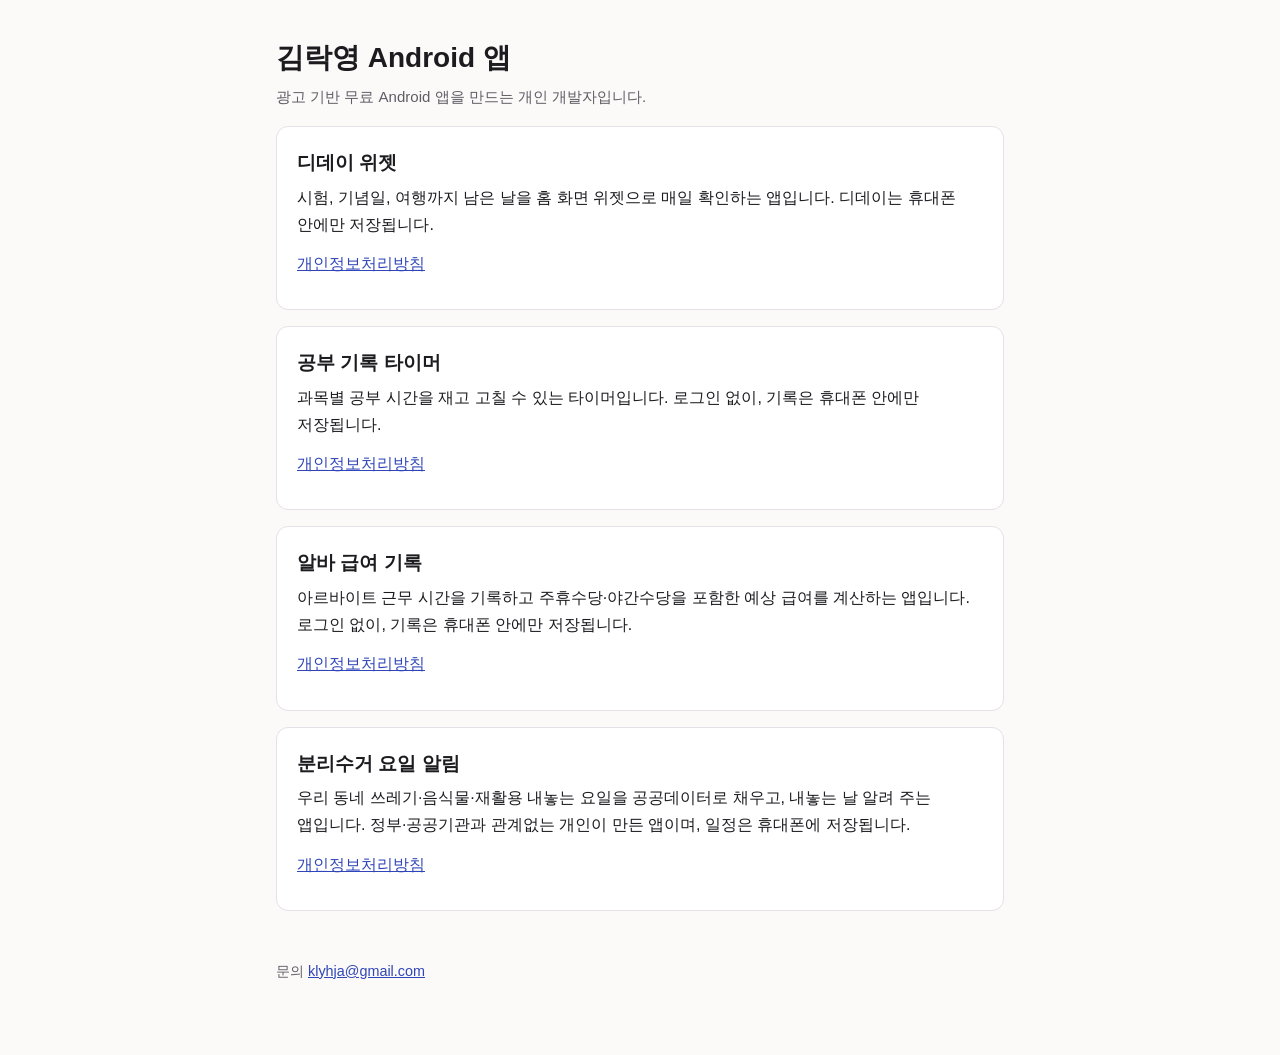
<file: index.html>
<!doctype html>
<html lang="ko">
<head>
  <meta charset="utf-8">
  <meta name="viewport" content="width=device-width, initial-scale=1">
  <title>김락영 Android 앱</title>
  <meta name="description" content="개발자 김락영의 Android 앱과 개인정보처리방침">
  <link rel="icon" href="data:,">
  <link rel="stylesheet" href="assets/site.css">
</head>
<body>
<main>
  <h1>김락영 Android 앱</h1>
  <p class="muted">광고 기반 무료 Android 앱을 만드는 개인 개발자입니다.</p>

  <section class="card">
    <h2>디데이 위젯</h2>
    <p>시험, 기념일, 여행까지 남은 날을 홈 화면 위젯으로 매일 확인하는 앱입니다. 디데이는 휴대폰 안에만 저장됩니다.</p>
    <p><a href="privacy/dday.html">개인정보처리방침</a></p>
  </section>

  <section class="card">
    <h2>공부 기록 타이머</h2>
    <p>과목별 공부 시간을 재고 고칠 수 있는 타이머입니다. 로그인 없이, 기록은 휴대폰 안에만 저장됩니다.</p>
    <p><a href="privacy/studytimer.html">개인정보처리방침</a></p>
  </section>

  <section class="card">
    <h2>알바 급여 기록</h2>
    <p>아르바이트 근무 시간을 기록하고 주휴수당·야간수당을 포함한 예상 급여를 계산하는 앱입니다. 로그인 없이, 기록은 휴대폰 안에만 저장됩니다.</p>
    <p><a href="privacy/albapay.html">개인정보처리방침</a></p>
  </section>

  <section class="card">
    <h2>분리수거 요일 알림</h2>
    <p>우리 동네 쓰레기·음식물·재활용 내놓는 요일을 공공데이터로 채우고, 내놓는 날 알려 주는 앱입니다. 정부·공공기관과 관계없는 개인이 만든 앱이며, 일정은 휴대폰에 저장됩니다.</p>
    <p><a href="privacy/wasteday.html">개인정보처리방침</a></p>
  </section>

  <footer>문의 <a href="mailto:klyhja@gmail.com">klyhja@gmail.com</a></footer>
</main>
</body>
</html>
</file>
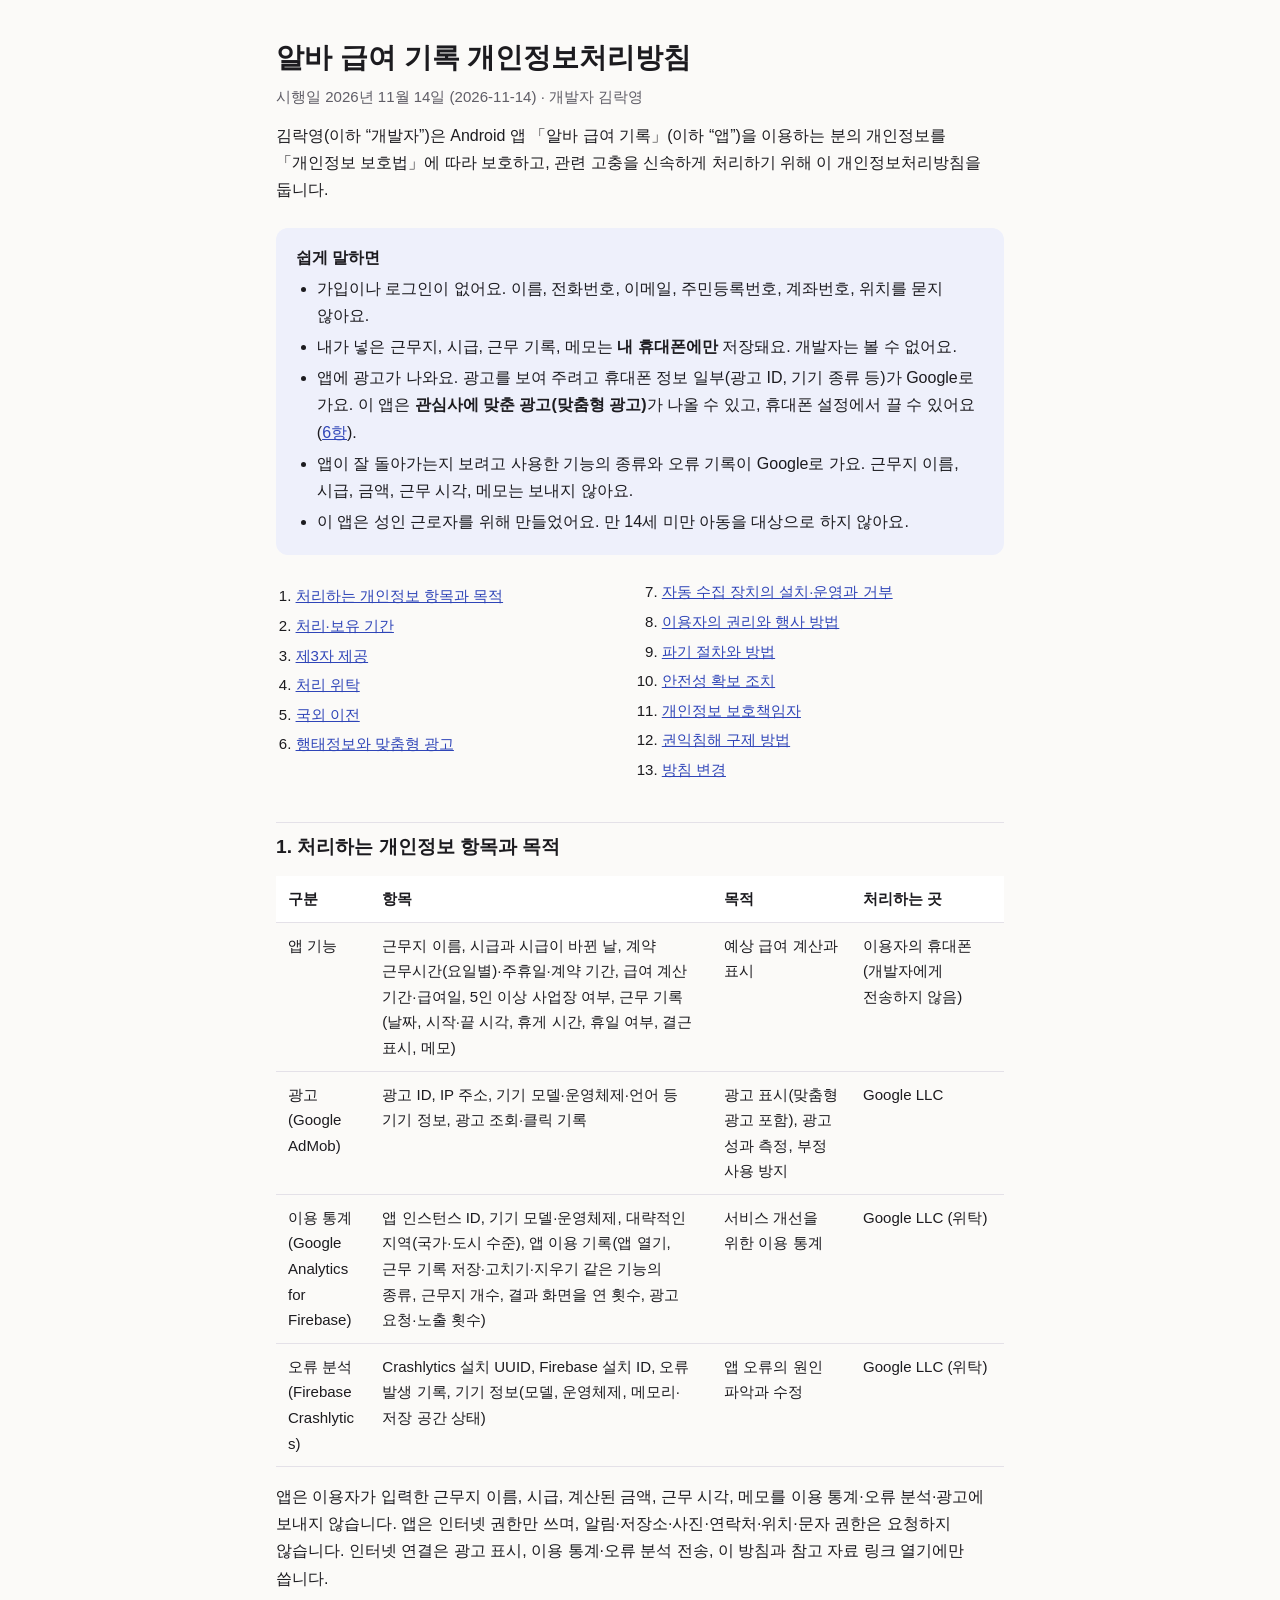
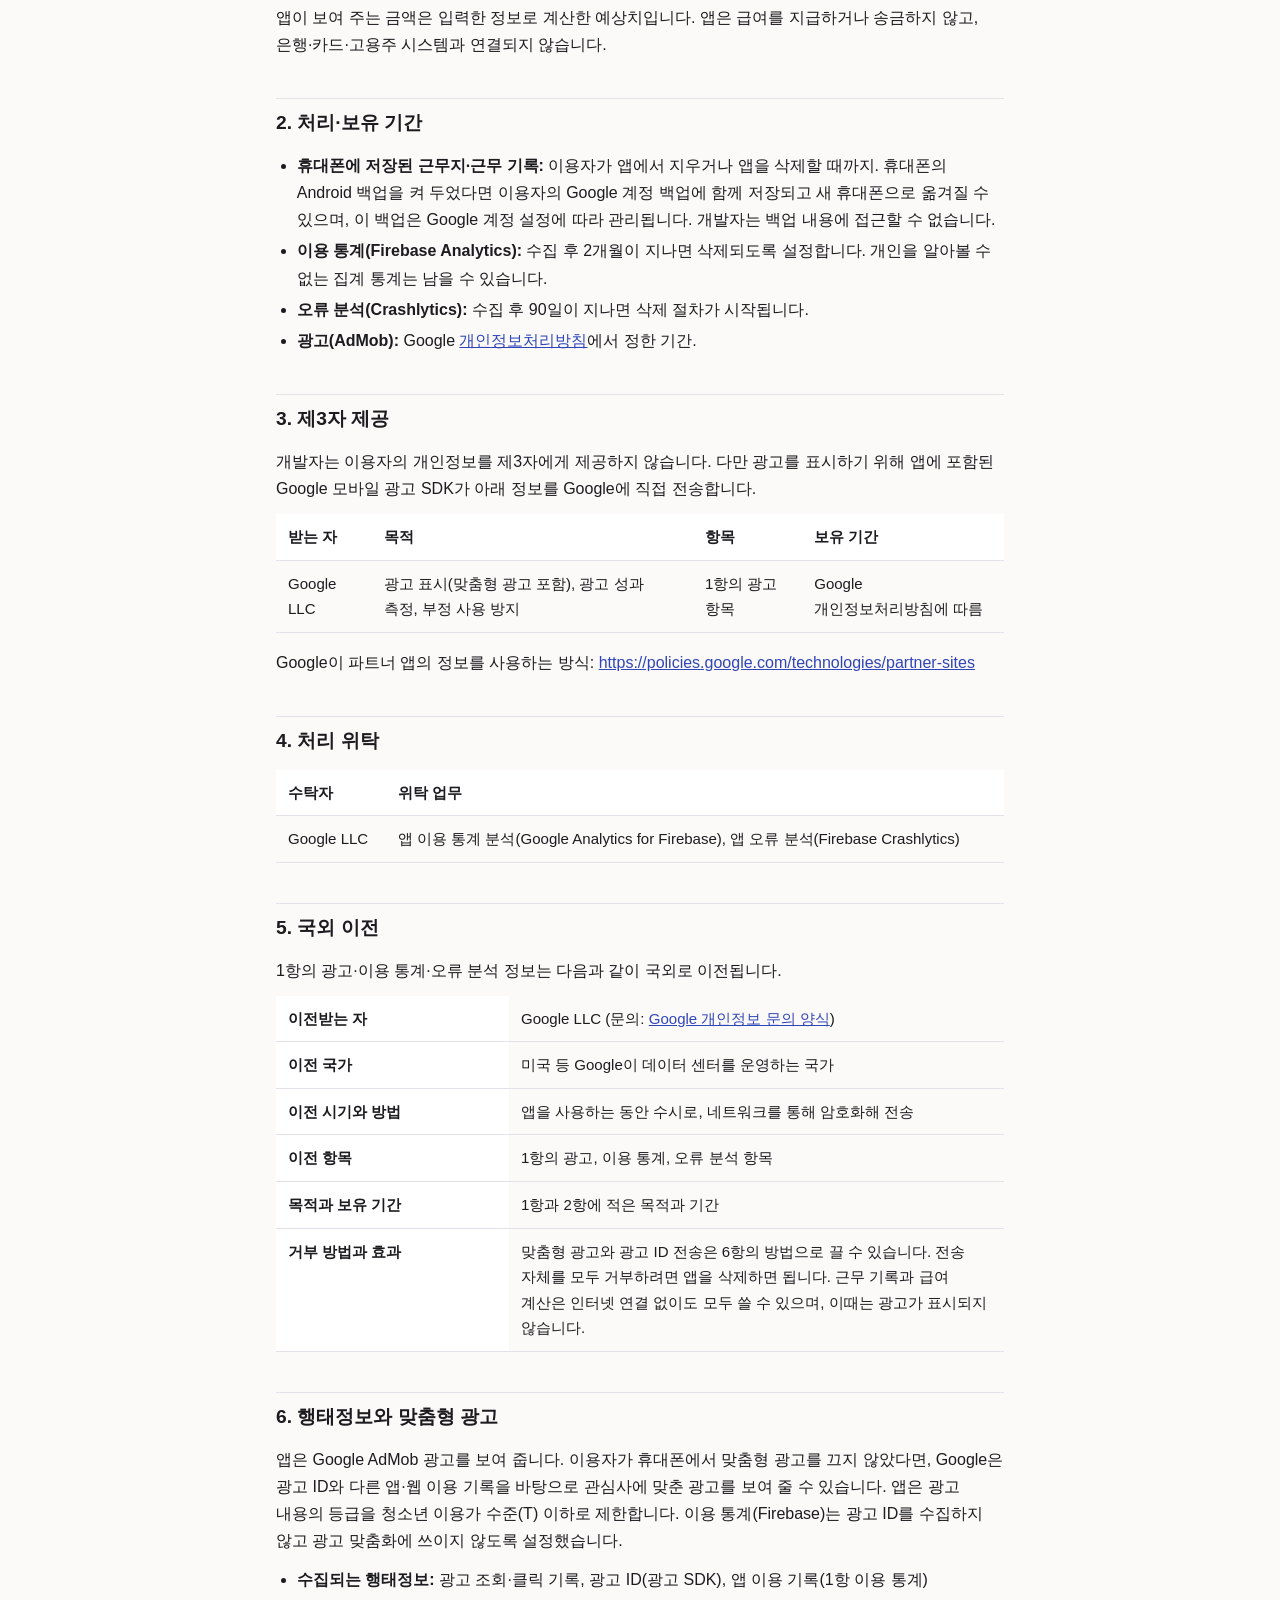
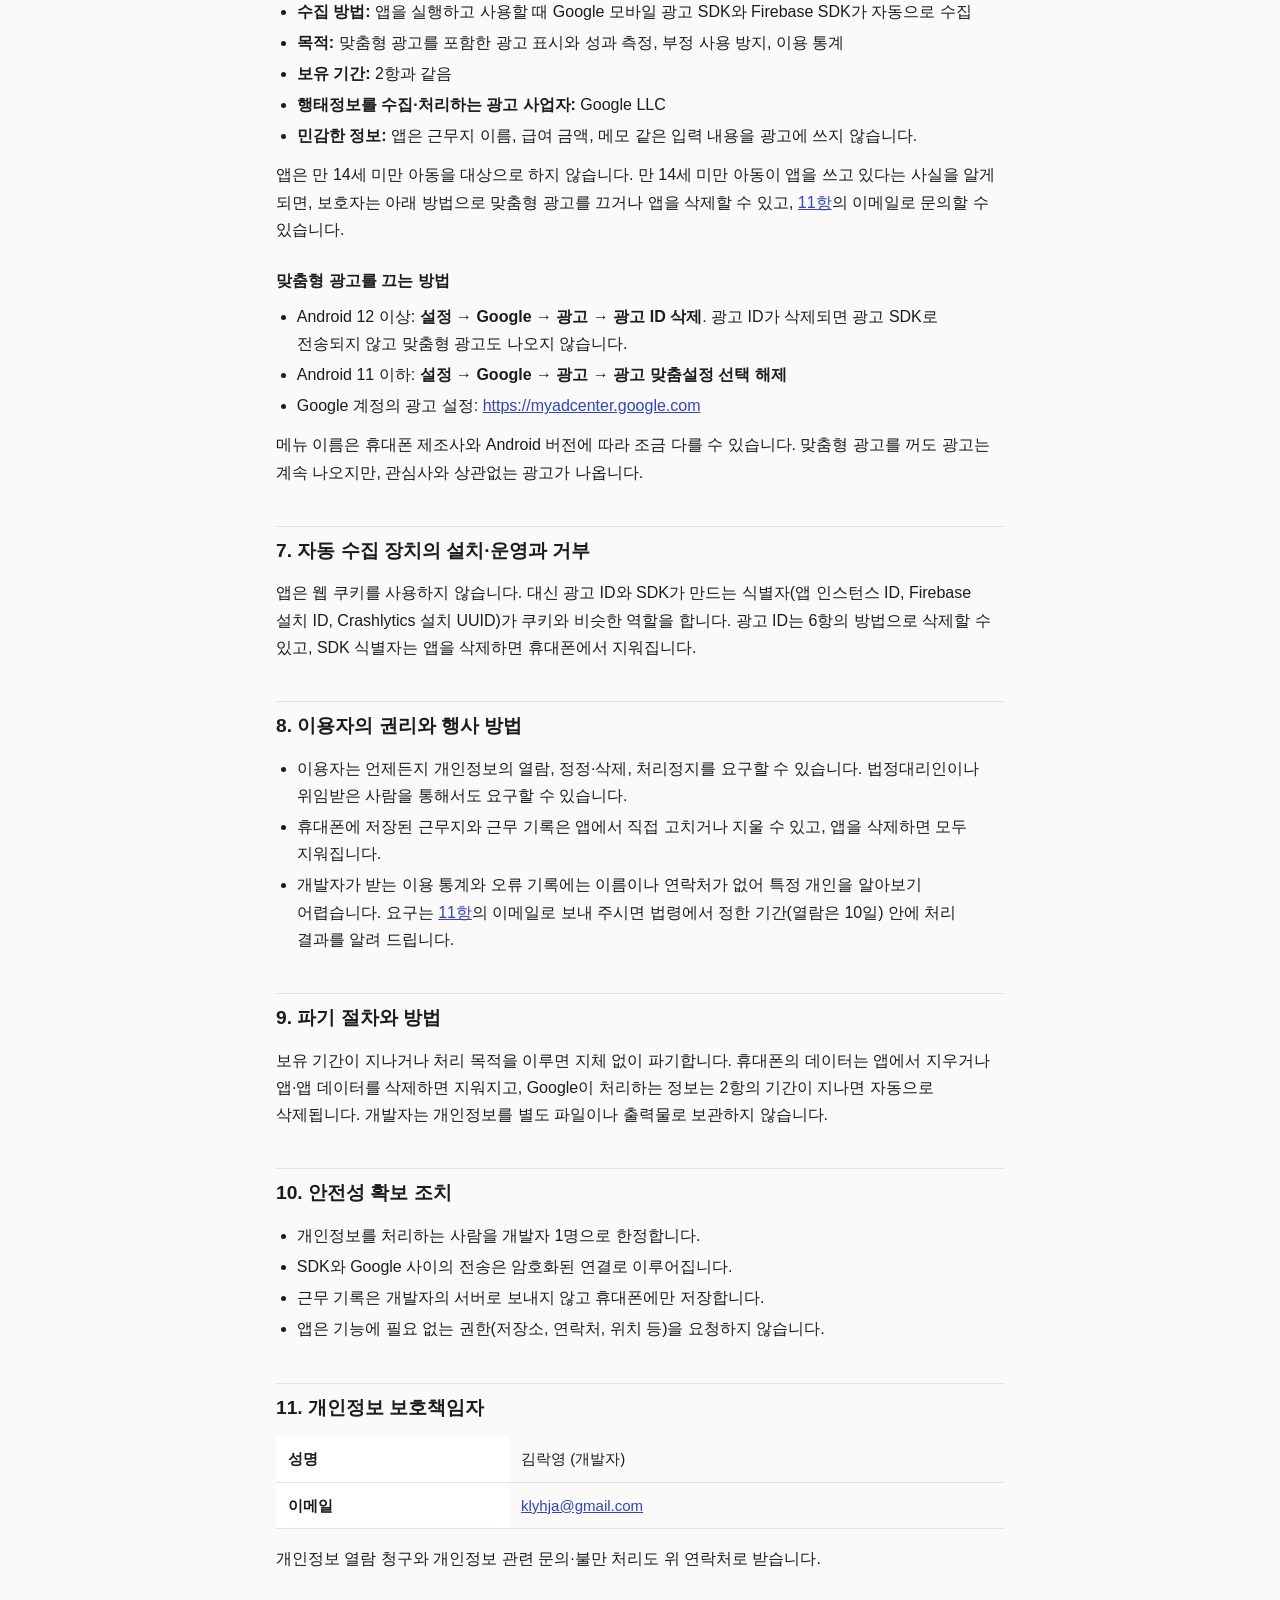
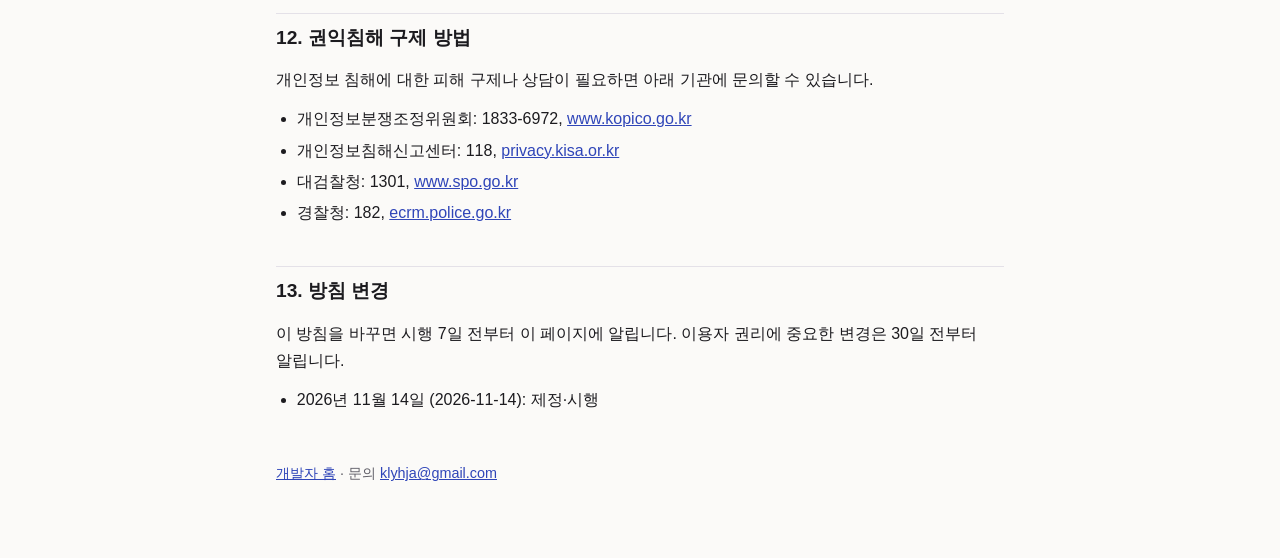
<file: privacy/albapay.html>
<!doctype html>
<html lang="ko">
<head>
  <meta charset="utf-8">
  <meta name="viewport" content="width=device-width, initial-scale=1">
  <title>알바 급여 기록 개인정보처리방침</title>
  <meta name="description" content="Android 앱 「알바 급여 기록」의 개인정보처리방침">
  <link rel="icon" href="data:,">
  <link rel="stylesheet" href="../assets/site.css">
</head>
<body>
<main>
  <h1>알바 급여 기록 개인정보처리방침</h1>
  <p class="muted">시행일 2026년 11월 14일 (2026-11-14) · 개발자 김락영</p>

  <p>김락영(이하 “개발자”)은 Android 앱 「알바 급여 기록」(이하 “앱”)을 이용하는 분의 개인정보를 「개인정보 보호법」에 따라 보호하고, 관련 고충을 신속하게 처리하기 위해 이 개인정보처리방침을 둡니다.</p>

  <div class="summary">
    <strong>쉽게 말하면</strong>
    <ul>
      <li>가입이나 로그인이 없어요. 이름, 전화번호, 이메일, 주민등록번호, 계좌번호, 위치를 묻지 않아요.</li>
      <li>내가 넣은 근무지, 시급, 근무 기록, 메모는 <strong>내 휴대폰에만</strong> 저장돼요. 개발자는 볼 수 없어요.</li>
      <li>앱에 광고가 나와요. 광고를 보여 주려고 휴대폰 정보 일부(광고 ID, 기기 종류 등)가 Google로 가요. 이 앱은 <strong>관심사에 맞춘 광고(맞춤형 광고)</strong>가 나올 수 있고, 휴대폰 설정에서 끌 수 있어요(<a href="#behavior">6항</a>).</li>
      <li>앱이 잘 돌아가는지 보려고 사용한 기능의 종류와 오류 기록이 Google로 가요. 근무지 이름, 시급, 금액, 근무 시각, 메모는 보내지 않아요.</li>
      <li>이 앱은 성인 근로자를 위해 만들었어요. 만 14세 미만 아동을 대상으로 하지 않아요.</li>
    </ul>
  </div>

  <nav class="toc" aria-label="목차">
    <ol>
      <li><a href="#items">처리하는 개인정보 항목과 목적</a></li>
      <li><a href="#retention">처리·보유 기간</a></li>
      <li><a href="#provision">제3자 제공</a></li>
      <li><a href="#entrust">처리 위탁</a></li>
      <li><a href="#overseas">국외 이전</a></li>
      <li><a href="#behavior">행태정보와 맞춤형 광고</a></li>
      <li><a href="#auto">자동 수집 장치의 설치·운영과 거부</a></li>
      <li><a href="#rights">이용자의 권리와 행사 방법</a></li>
      <li><a href="#destroy">파기 절차와 방법</a></li>
      <li><a href="#security">안전성 확보 조치</a></li>
      <li><a href="#officer">개인정보 보호책임자</a></li>
      <li><a href="#remedy">권익침해 구제 방법</a></li>
      <li><a href="#changes">방침 변경</a></li>
    </ol>
  </nav>

  <h2 id="items">1. 처리하는 개인정보 항목과 목적</h2>
  <div class="table-wrap">
    <table>
      <thead><tr><th>구분</th><th>항목</th><th>목적</th><th>처리하는 곳</th></tr></thead>
      <tbody>
        <tr>
          <td>앱 기능</td>
          <td>근무지 이름, 시급과 시급이 바뀐 날, 계약 근무시간(요일별)·주휴일·계약 기간, 급여 계산 기간·급여일, 5인 이상 사업장 여부, 근무 기록(날짜, 시작·끝 시각, 휴게 시간, 휴일 여부, 결근 표시, 메모)</td>
          <td>예상 급여 계산과 표시</td>
          <td>이용자의 휴대폰 (개발자에게 전송하지 않음)</td>
        </tr>
        <tr>
          <td>광고<br>(Google AdMob)</td>
          <td>광고 ID, IP 주소, 기기 모델·운영체제·언어 등 기기 정보, 광고 조회·클릭 기록</td>
          <td>광고 표시(맞춤형 광고 포함), 광고 성과 측정, 부정 사용 방지</td>
          <td>Google LLC</td>
        </tr>
        <tr>
          <td>이용 통계<br>(Google Analytics for Firebase)</td>
          <td>앱 인스턴스 ID, 기기 모델·운영체제, 대략적인 지역(국가·도시 수준), 앱 이용 기록(앱 열기, 근무 기록 저장·고치기·지우기 같은 기능의 종류, 근무지 개수, 결과 화면을 연 횟수, 광고 요청·노출 횟수)</td>
          <td>서비스 개선을 위한 이용 통계</td>
          <td>Google LLC (위탁)</td>
        </tr>
        <tr>
          <td>오류 분석<br>(Firebase Crashlytics)</td>
          <td>Crashlytics 설치 UUID, Firebase 설치 ID, 오류 발생 기록, 기기 정보(모델, 운영체제, 메모리·저장 공간 상태)</td>
          <td>앱 오류의 원인 파악과 수정</td>
          <td>Google LLC (위탁)</td>
        </tr>
      </tbody>
    </table>
  </div>
  <p>앱은 이용자가 입력한 근무지 이름, 시급, 계산된 금액, 근무 시각, 메모를 이용 통계·오류 분석·광고에 보내지 않습니다. 앱은 인터넷 권한만 쓰며, 알림·저장소·사진·연락처·위치·문자 권한은 요청하지 않습니다. 인터넷 연결은 광고 표시, 이용 통계·오류 분석 전송, 이 방침과 참고 자료 링크 열기에만 씁니다.</p>
  <p>앱이 보여 주는 금액은 입력한 정보로 계산한 예상치입니다. 앱은 급여를 지급하거나 송금하지 않고, 은행·카드·고용주 시스템과 연결되지 않습니다.</p>

  <h2 id="retention">2. 처리·보유 기간</h2>
  <ul>
    <li><strong>휴대폰에 저장된 근무지·근무 기록:</strong> 이용자가 앱에서 지우거나 앱을 삭제할 때까지. 휴대폰의 Android 백업을 켜 두었다면 이용자의 Google 계정 백업에 함께 저장되고 새 휴대폰으로 옮겨질 수 있으며, 이 백업은 Google 계정 설정에 따라 관리됩니다. 개발자는 백업 내용에 접근할 수 없습니다.</li>
    <li><strong>이용 통계(Firebase Analytics):</strong> 수집 후 2개월이 지나면 삭제되도록 설정합니다. 개인을 알아볼 수 없는 집계 통계는 남을 수 있습니다.</li>
    <li><strong>오류 분석(Crashlytics):</strong> 수집 후 90일이 지나면 삭제 절차가 시작됩니다.</li>
    <li><strong>광고(AdMob):</strong> Google <a href="https://policies.google.com/privacy?hl=ko">개인정보처리방침</a>에서 정한 기간.</li>
  </ul>

  <h2 id="provision">3. 제3자 제공</h2>
  <p>개발자는 이용자의 개인정보를 제3자에게 제공하지 않습니다. 다만 광고를 표시하기 위해 앱에 포함된 Google 모바일 광고 SDK가 아래 정보를 Google에 직접 전송합니다.</p>
  <div class="table-wrap">
    <table>
      <thead><tr><th>받는 자</th><th>목적</th><th>항목</th><th>보유 기간</th></tr></thead>
      <tbody>
        <tr>
          <td>Google LLC</td>
          <td>광고 표시(맞춤형 광고 포함), 광고 성과 측정, 부정 사용 방지</td>
          <td>1항의 광고 항목</td>
          <td>Google 개인정보처리방침에 따름</td>
        </tr>
      </tbody>
    </table>
  </div>
  <p>Google이 파트너 앱의 정보를 사용하는 방식: <a href="https://policies.google.com/technologies/partner-sites?hl=ko">https://policies.google.com/technologies/partner-sites</a></p>

  <h2 id="entrust">4. 처리 위탁</h2>
  <div class="table-wrap">
    <table>
      <thead><tr><th>수탁자</th><th>위탁 업무</th></tr></thead>
      <tbody>
        <tr><td>Google LLC</td><td>앱 이용 통계 분석(Google Analytics for Firebase), 앱 오류 분석(Firebase Crashlytics)</td></tr>
      </tbody>
    </table>
  </div>

  <h2 id="overseas">5. 국외 이전</h2>
  <p>1항의 광고·이용 통계·오류 분석 정보는 다음과 같이 국외로 이전됩니다.</p>
  <div class="table-wrap">
    <table class="kv">
      <tbody>
        <tr><th>이전받는 자</th><td>Google LLC (문의: <a href="https://support.google.com/policies/contact/general_privacy_form">Google 개인정보 문의 양식</a>)</td></tr>
        <tr><th>이전 국가</th><td>미국 등 Google이 데이터 센터를 운영하는 국가</td></tr>
        <tr><th>이전 시기와 방법</th><td>앱을 사용하는 동안 수시로, 네트워크를 통해 암호화해 전송</td></tr>
        <tr><th>이전 항목</th><td>1항의 광고, 이용 통계, 오류 분석 항목</td></tr>
        <tr><th>목적과 보유 기간</th><td>1항과 2항에 적은 목적과 기간</td></tr>
        <tr><th>거부 방법과 효과</th><td>맞춤형 광고와 광고 ID 전송은 6항의 방법으로 끌 수 있습니다. 전송 자체를 모두 거부하려면 앱을 삭제하면 됩니다. 근무 기록과 급여 계산은 인터넷 연결 없이도 모두 쓸 수 있으며, 이때는 광고가 표시되지 않습니다.</td></tr>
      </tbody>
    </table>
  </div>

  <h2 id="behavior">6. 행태정보와 맞춤형 광고</h2>
  <p>앱은 Google AdMob 광고를 보여 줍니다. 이용자가 휴대폰에서 맞춤형 광고를 끄지 않았다면, Google은 광고 ID와 다른 앱·웹 이용 기록을 바탕으로 관심사에 맞춘 광고를 보여 줄 수 있습니다. 앱은 광고 내용의 등급을 청소년 이용가 수준(T) 이하로 제한합니다. 이용 통계(Firebase)는 광고 ID를 수집하지 않고 광고 맞춤화에 쓰이지 않도록 설정했습니다.</p>
  <ul>
    <li><strong>수집되는 행태정보:</strong> 광고 조회·클릭 기록, 광고 ID(광고 SDK), 앱 이용 기록(1항 이용 통계)</li>
    <li><strong>수집 방법:</strong> 앱을 실행하고 사용할 때 Google 모바일 광고 SDK와 Firebase SDK가 자동으로 수집</li>
    <li><strong>목적:</strong> 맞춤형 광고를 포함한 광고 표시와 성과 측정, 부정 사용 방지, 이용 통계</li>
    <li><strong>보유 기간:</strong> 2항과 같음</li>
    <li><strong>행태정보를 수집·처리하는 광고 사업자:</strong> Google LLC</li>
    <li><strong>민감한 정보:</strong> 앱은 근무지 이름, 급여 금액, 메모 같은 입력 내용을 광고에 쓰지 않습니다.</li>
  </ul>
  <p>앱은 만 14세 미만 아동을 대상으로 하지 않습니다. 만 14세 미만 아동이 앱을 쓰고 있다는 사실을 알게 되면, 보호자는 아래 방법으로 맞춤형 광고를 끄거나 앱을 삭제할 수 있고, <a href="#officer">11항</a>의 이메일로 문의할 수 있습니다.</p>
  <h3>맞춤형 광고를 끄는 방법</h3>
  <ul>
    <li>Android 12 이상: <strong>설정 → Google → 광고 → 광고 ID 삭제</strong>. 광고 ID가 삭제되면 광고 SDK로 전송되지 않고 맞춤형 광고도 나오지 않습니다.</li>
    <li>Android 11 이하: <strong>설정 → Google → 광고 → 광고 맞춤설정 선택 해제</strong></li>
    <li>Google 계정의 광고 설정: <a href="https://myadcenter.google.com/?hl=ko">https://myadcenter.google.com</a></li>
  </ul>
  <p>메뉴 이름은 휴대폰 제조사와 Android 버전에 따라 조금 다를 수 있습니다. 맞춤형 광고를 꺼도 광고는 계속 나오지만, 관심사와 상관없는 광고가 나옵니다.</p>

  <h2 id="auto">7. 자동 수집 장치의 설치·운영과 거부</h2>
  <p>앱은 웹 쿠키를 사용하지 않습니다. 대신 광고 ID와 SDK가 만드는 식별자(앱 인스턴스 ID, Firebase 설치 ID, Crashlytics 설치 UUID)가 쿠키와 비슷한 역할을 합니다. 광고 ID는 6항의 방법으로 삭제할 수 있고, SDK 식별자는 앱을 삭제하면 휴대폰에서 지워집니다.</p>

  <h2 id="rights">8. 이용자의 권리와 행사 방법</h2>
  <ul>
    <li>이용자는 언제든지 개인정보의 열람, 정정·삭제, 처리정지를 요구할 수 있습니다. 법정대리인이나 위임받은 사람을 통해서도 요구할 수 있습니다.</li>
    <li>휴대폰에 저장된 근무지와 근무 기록은 앱에서 직접 고치거나 지울 수 있고, 앱을 삭제하면 모두 지워집니다.</li>
    <li>개발자가 받는 이용 통계와 오류 기록에는 이름이나 연락처가 없어 특정 개인을 알아보기 어렵습니다. 요구는 <a href="#officer">11항</a>의 이메일로 보내 주시면 법령에서 정한 기간(열람은 10일) 안에 처리 결과를 알려 드립니다.</li>
  </ul>

  <h2 id="destroy">9. 파기 절차와 방법</h2>
  <p>보유 기간이 지나거나 처리 목적을 이루면 지체 없이 파기합니다. 휴대폰의 데이터는 앱에서 지우거나 앱·앱 데이터를 삭제하면 지워지고, Google이 처리하는 정보는 2항의 기간이 지나면 자동으로 삭제됩니다. 개발자는 개인정보를 별도 파일이나 출력물로 보관하지 않습니다.</p>

  <h2 id="security">10. 안전성 확보 조치</h2>
  <ul>
    <li>개인정보를 처리하는 사람을 개발자 1명으로 한정합니다.</li>
    <li>SDK와 Google 사이의 전송은 암호화된 연결로 이루어집니다.</li>
    <li>근무 기록은 개발자의 서버로 보내지 않고 휴대폰에만 저장합니다.</li>
    <li>앱은 기능에 필요 없는 권한(저장소, 연락처, 위치 등)을 요청하지 않습니다.</li>
  </ul>

  <h2 id="officer">11. 개인정보 보호책임자</h2>
  <div class="table-wrap">
    <table class="kv">
      <tbody>
        <tr><th>성명</th><td>김락영 (개발자)</td></tr>
        <tr><th>이메일</th><td><a href="mailto:klyhja@gmail.com">klyhja@gmail.com</a></td></tr>
      </tbody>
    </table>
  </div>
  <p>개인정보 열람 청구와 개인정보 관련 문의·불만 처리도 위 연락처로 받습니다.</p>

  <h2 id="remedy">12. 권익침해 구제 방법</h2>
  <p>개인정보 침해에 대한 피해 구제나 상담이 필요하면 아래 기관에 문의할 수 있습니다.</p>
  <ul>
    <li>개인정보분쟁조정위원회: 1833-6972, <a href="https://www.kopico.go.kr">www.kopico.go.kr</a></li>
    <li>개인정보침해신고센터: 118, <a href="https://privacy.kisa.or.kr">privacy.kisa.or.kr</a></li>
    <li>대검찰청: 1301, <a href="https://www.spo.go.kr">www.spo.go.kr</a></li>
    <li>경찰청: 182, <a href="https://ecrm.police.go.kr">ecrm.police.go.kr</a></li>
  </ul>

  <h2 id="changes">13. 방침 변경</h2>
  <p>이 방침을 바꾸면 시행 7일 전부터 이 페이지에 알립니다. 이용자 권리에 중요한 변경은 30일 전부터 알립니다.</p>
  <ul>
    <li>2026년 11월 14일 (2026-11-14): 제정·시행</li>
  </ul>

  <footer>
    <a href="../">개발자 홈</a> · 문의 <a href="mailto:klyhja@gmail.com">klyhja@gmail.com</a>
  </footer>
</main>
</body>
</html>
</file>
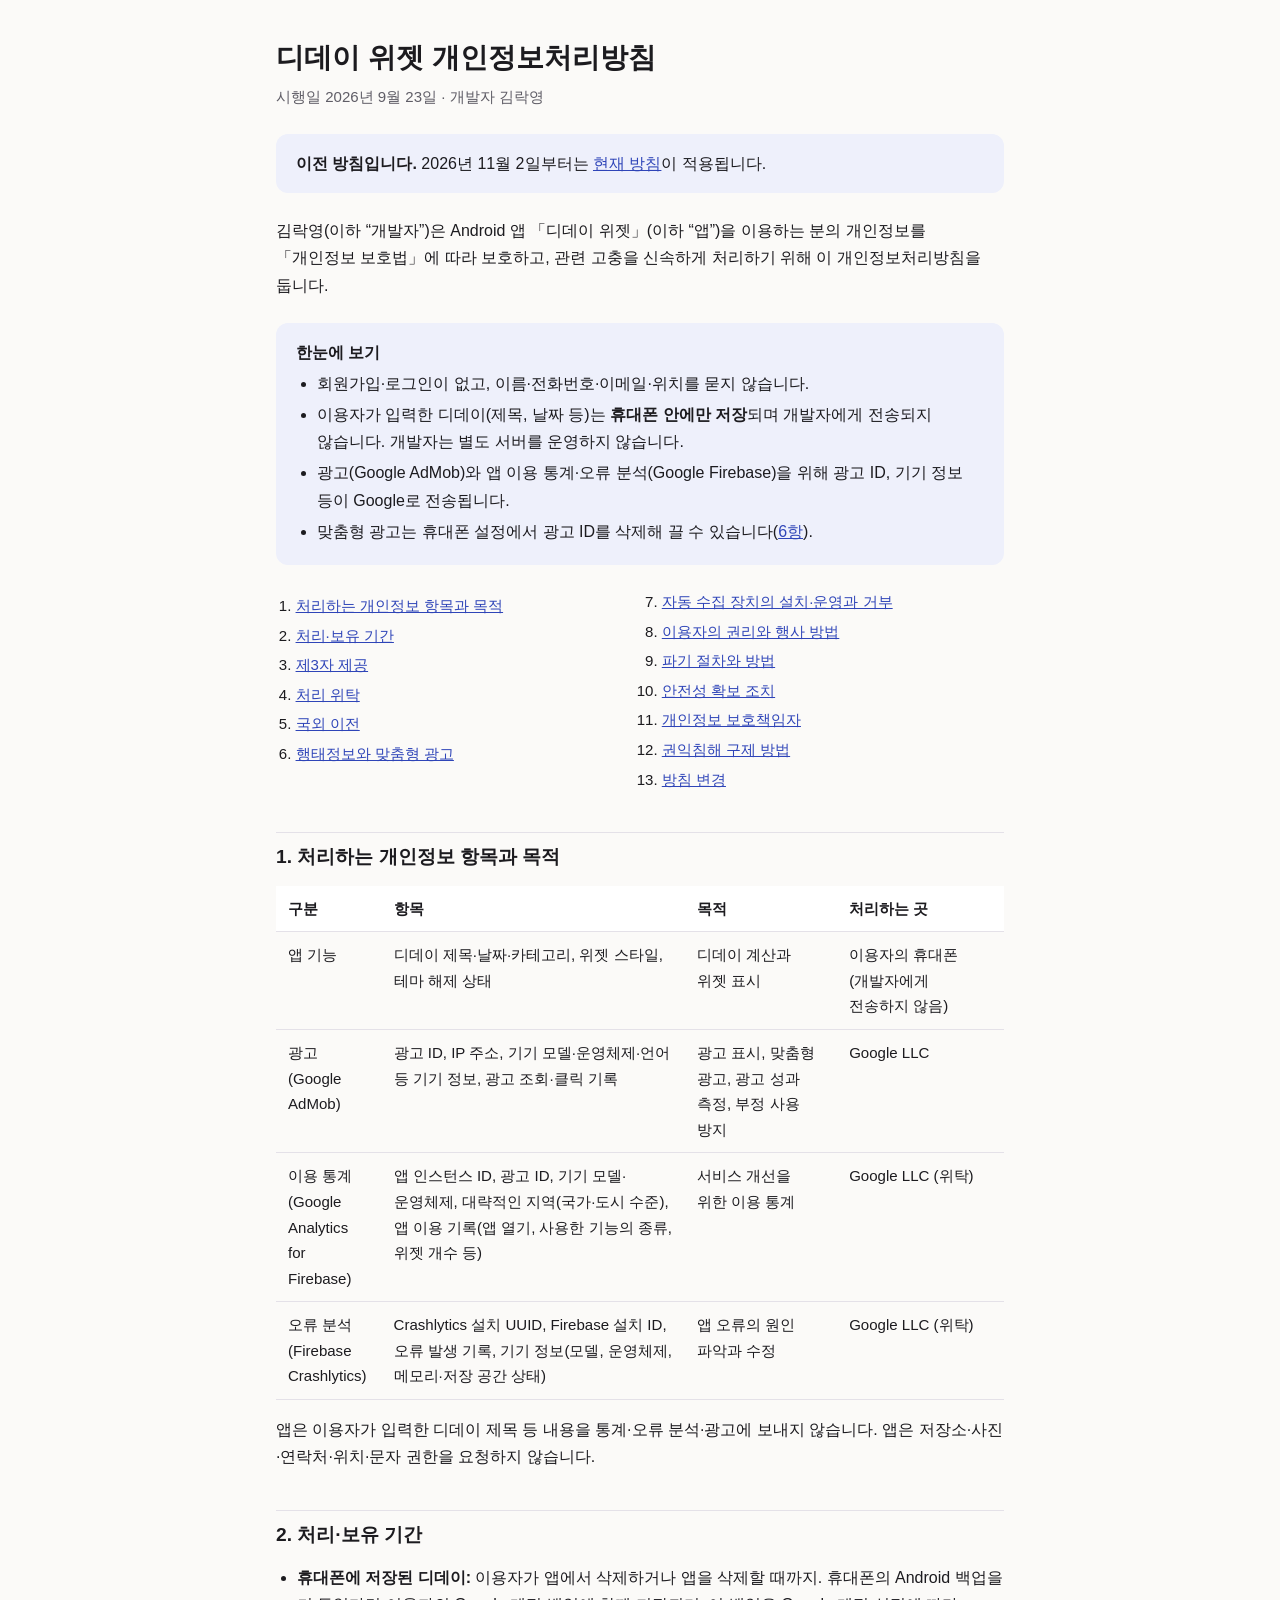
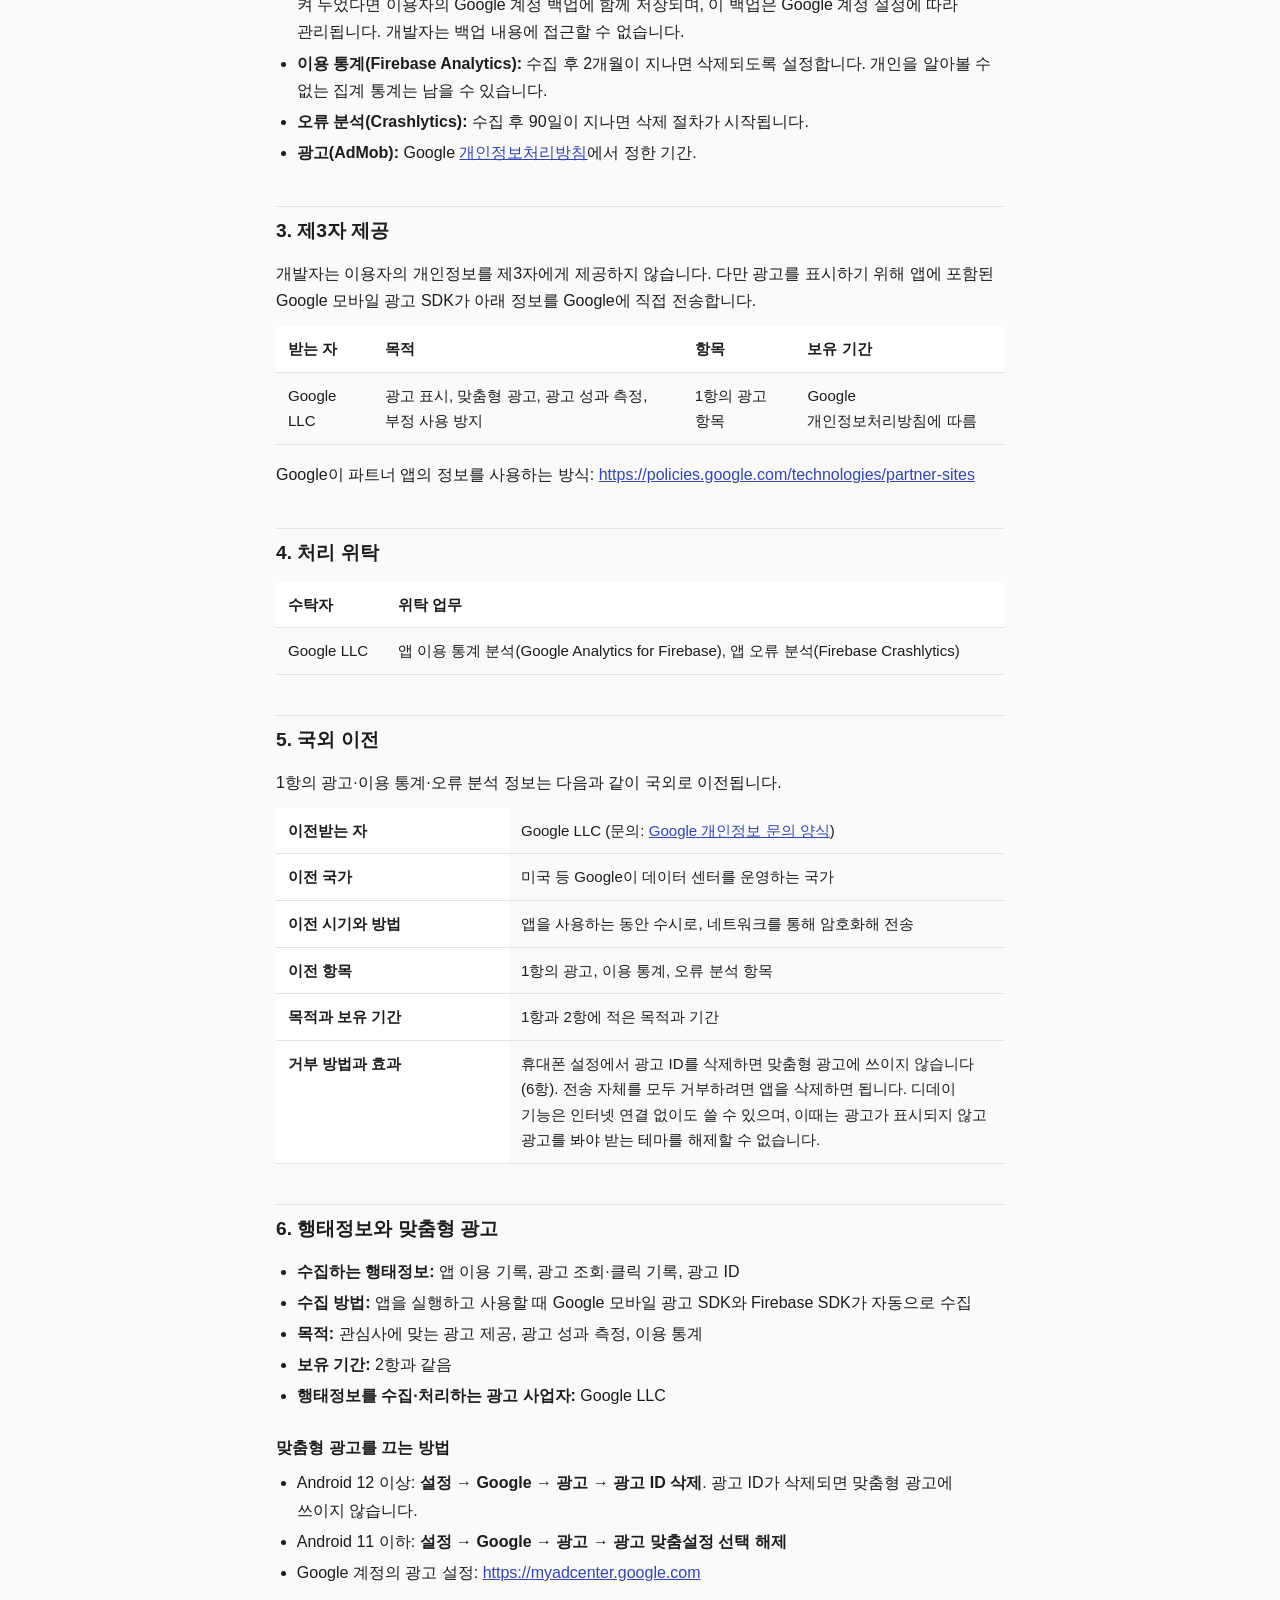
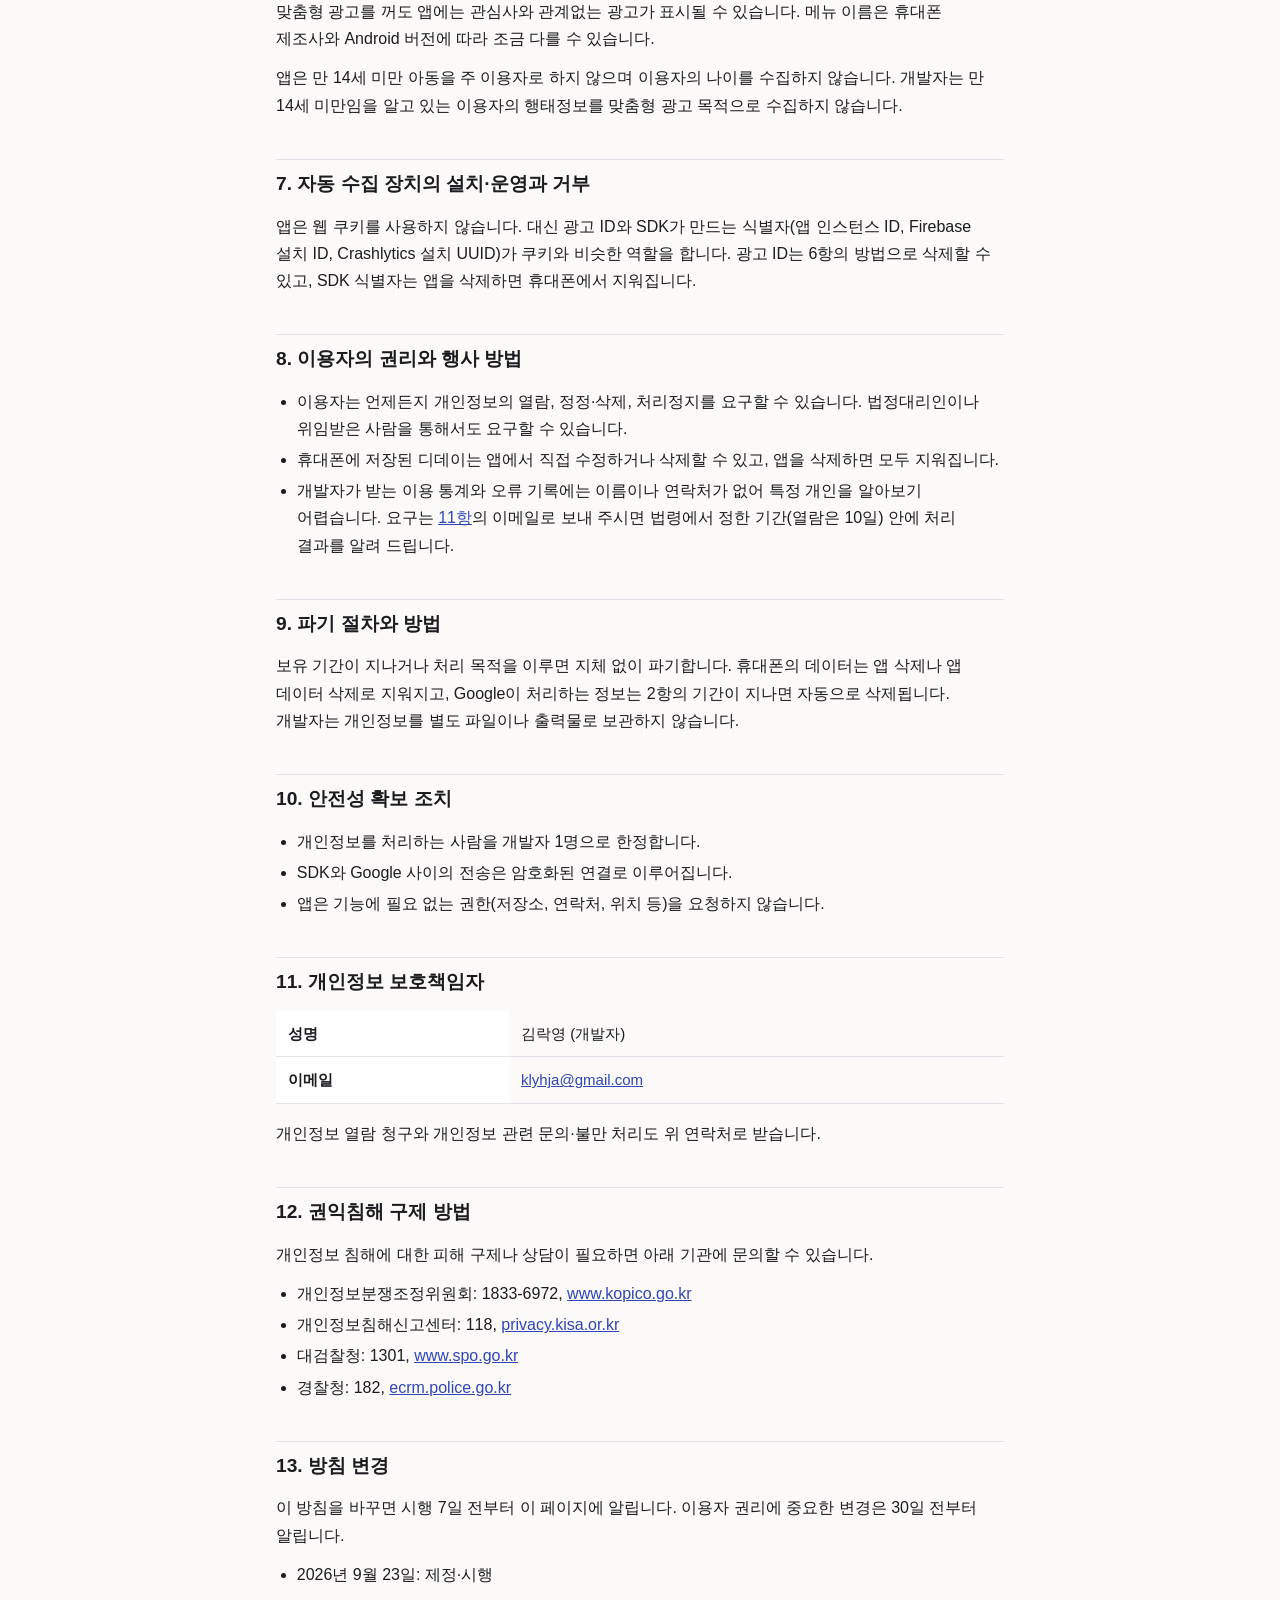
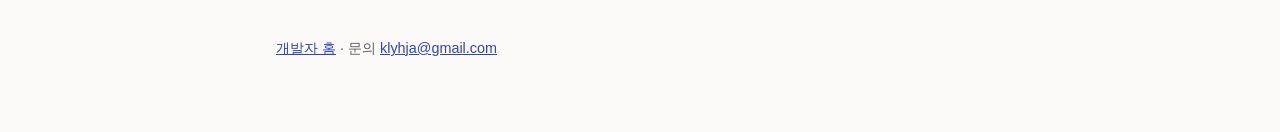
<file: privacy/dday-2026-09-23.html>
<!doctype html>
<html lang="ko">
<head>
  <meta charset="utf-8">
  <meta name="viewport" content="width=device-width, initial-scale=1">
  <title>디데이 위젯 개인정보처리방침</title>
  <meta name="description" content="Android 앱 「디데이 위젯」의 개인정보처리방침">
  <link rel="icon" href="data:,">
  <link rel="stylesheet" href="../assets/site.css">
</head>
<body>
<main>
  <h1>디데이 위젯 개인정보처리방침</h1>
  <p class="muted">시행일 2026년 9월 23일 · 개발자 김락영</p>
  <p class="summary"><strong>이전 방침입니다.</strong> 2026년 11월 2일부터는 <a href="dday.html">현재 방침</a>이 적용됩니다.</p>

  <p>김락영(이하 “개발자”)은 Android 앱 「디데이 위젯」(이하 “앱”)을 이용하는 분의 개인정보를 「개인정보 보호법」에 따라 보호하고, 관련 고충을 신속하게 처리하기 위해 이 개인정보처리방침을 둡니다.</p>

  <div class="summary">
    <strong>한눈에 보기</strong>
    <ul>
      <li>회원가입·로그인이 없고, 이름·전화번호·이메일·위치를 묻지 않습니다.</li>
      <li>이용자가 입력한 디데이(제목, 날짜 등)는 <strong>휴대폰 안에만 저장</strong>되며 개발자에게 전송되지 않습니다. 개발자는 별도 서버를 운영하지 않습니다.</li>
      <li>광고(Google AdMob)와 앱 이용 통계·오류 분석(Google Firebase)을 위해 광고 ID, 기기 정보 등이 Google로 전송됩니다.</li>
      <li>맞춤형 광고는 휴대폰 설정에서 광고 ID를 삭제해 끌 수 있습니다(<a href="#behavior">6항</a>).</li>
    </ul>
  </div>

  <nav class="toc" aria-label="목차">
    <ol>
      <li><a href="#items">처리하는 개인정보 항목과 목적</a></li>
      <li><a href="#retention">처리·보유 기간</a></li>
      <li><a href="#provision">제3자 제공</a></li>
      <li><a href="#entrust">처리 위탁</a></li>
      <li><a href="#overseas">국외 이전</a></li>
      <li><a href="#behavior">행태정보와 맞춤형 광고</a></li>
      <li><a href="#auto">자동 수집 장치의 설치·운영과 거부</a></li>
      <li><a href="#rights">이용자의 권리와 행사 방법</a></li>
      <li><a href="#destroy">파기 절차와 방법</a></li>
      <li><a href="#security">안전성 확보 조치</a></li>
      <li><a href="#officer">개인정보 보호책임자</a></li>
      <li><a href="#remedy">권익침해 구제 방법</a></li>
      <li><a href="#changes">방침 변경</a></li>
    </ol>
  </nav>

  <h2 id="items">1. 처리하는 개인정보 항목과 목적</h2>
  <div class="table-wrap">
    <table>
      <thead><tr><th>구분</th><th>항목</th><th>목적</th><th>처리하는 곳</th></tr></thead>
      <tbody>
        <tr>
          <td>앱 기능</td>
          <td>디데이 제목·날짜·카테고리, 위젯 스타일, 테마 해제 상태</td>
          <td>디데이 계산과 위젯 표시</td>
          <td>이용자의 휴대폰 (개발자에게 전송하지 않음)</td>
        </tr>
        <tr>
          <td>광고<br>(Google AdMob)</td>
          <td>광고 ID, IP 주소, 기기 모델·운영체제·언어 등 기기 정보, 광고 조회·클릭 기록</td>
          <td>광고 표시, 맞춤형 광고, 광고 성과 측정, 부정 사용 방지</td>
          <td>Google LLC</td>
        </tr>
        <tr>
          <td>이용 통계<br>(Google Analytics for Firebase)</td>
          <td>앱 인스턴스 ID, 광고 ID, 기기 모델·운영체제, 대략적인 지역(국가·도시 수준), 앱 이용 기록(앱 열기, 사용한 기능의 종류, 위젯 개수 등)</td>
          <td>서비스 개선을 위한 이용 통계</td>
          <td>Google LLC (위탁)</td>
        </tr>
        <tr>
          <td>오류 분석<br>(Firebase Crashlytics)</td>
          <td>Crashlytics 설치 UUID, Firebase 설치 ID, 오류 발생 기록, 기기 정보(모델, 운영체제, 메모리·저장 공간 상태)</td>
          <td>앱 오류의 원인 파악과 수정</td>
          <td>Google LLC (위탁)</td>
        </tr>
      </tbody>
    </table>
  </div>
  <p>앱은 이용자가 입력한 디데이 제목 등 내용을 통계·오류 분석·광고에 보내지 않습니다. 앱은 저장소·사진·연락처·위치·문자 권한을 요청하지 않습니다.</p>

  <h2 id="retention">2. 처리·보유 기간</h2>
  <ul>
    <li><strong>휴대폰에 저장된 디데이:</strong> 이용자가 앱에서 삭제하거나 앱을 삭제할 때까지. 휴대폰의 Android 백업을 켜 두었다면 이용자의 Google 계정 백업에 함께 저장되며, 이 백업은 Google 계정 설정에 따라 관리됩니다. 개발자는 백업 내용에 접근할 수 없습니다.</li>
    <li><strong>이용 통계(Firebase Analytics):</strong> 수집 후 2개월이 지나면 삭제되도록 설정합니다. 개인을 알아볼 수 없는 집계 통계는 남을 수 있습니다.</li>
    <li><strong>오류 분석(Crashlytics):</strong> 수집 후 90일이 지나면 삭제 절차가 시작됩니다.</li>
    <li><strong>광고(AdMob):</strong> Google <a href="https://policies.google.com/privacy?hl=ko">개인정보처리방침</a>에서 정한 기간.</li>
  </ul>

  <h2 id="provision">3. 제3자 제공</h2>
  <p>개발자는 이용자의 개인정보를 제3자에게 제공하지 않습니다. 다만 광고를 표시하기 위해 앱에 포함된 Google 모바일 광고 SDK가 아래 정보를 Google에 직접 전송합니다.</p>
  <div class="table-wrap">
    <table>
      <thead><tr><th>받는 자</th><th>목적</th><th>항목</th><th>보유 기간</th></tr></thead>
      <tbody>
        <tr>
          <td>Google LLC</td>
          <td>광고 표시, 맞춤형 광고, 광고 성과 측정, 부정 사용 방지</td>
          <td>1항의 광고 항목</td>
          <td>Google 개인정보처리방침에 따름</td>
        </tr>
      </tbody>
    </table>
  </div>
  <p>Google이 파트너 앱의 정보를 사용하는 방식: <a href="https://policies.google.com/technologies/partner-sites?hl=ko">https://policies.google.com/technologies/partner-sites</a></p>

  <h2 id="entrust">4. 처리 위탁</h2>
  <div class="table-wrap">
    <table>
      <thead><tr><th>수탁자</th><th>위탁 업무</th></tr></thead>
      <tbody>
        <tr><td>Google LLC</td><td>앱 이용 통계 분석(Google Analytics for Firebase), 앱 오류 분석(Firebase Crashlytics)</td></tr>
      </tbody>
    </table>
  </div>

  <h2 id="overseas">5. 국외 이전</h2>
  <p>1항의 광고·이용 통계·오류 분석 정보는 다음과 같이 국외로 이전됩니다.</p>
  <div class="table-wrap">
    <table class="kv">
      <tbody>
        <tr><th>이전받는 자</th><td>Google LLC (문의: <a href="https://support.google.com/policies/contact/general_privacy_form">Google 개인정보 문의 양식</a>)</td></tr>
        <tr><th>이전 국가</th><td>미국 등 Google이 데이터 센터를 운영하는 국가</td></tr>
        <tr><th>이전 시기와 방법</th><td>앱을 사용하는 동안 수시로, 네트워크를 통해 암호화해 전송</td></tr>
        <tr><th>이전 항목</th><td>1항의 광고, 이용 통계, 오류 분석 항목</td></tr>
        <tr><th>목적과 보유 기간</th><td>1항과 2항에 적은 목적과 기간</td></tr>
        <tr><th>거부 방법과 효과</th><td>휴대폰 설정에서 광고 ID를 삭제하면 맞춤형 광고에 쓰이지 않습니다(6항). 전송 자체를 모두 거부하려면 앱을 삭제하면 됩니다. 디데이 기능은 인터넷 연결 없이도 쓸 수 있으며, 이때는 광고가 표시되지 않고 광고를 봐야 받는 테마를 해제할 수 없습니다.</td></tr>
      </tbody>
    </table>
  </div>

  <h2 id="behavior">6. 행태정보와 맞춤형 광고</h2>
  <ul>
    <li><strong>수집하는 행태정보:</strong> 앱 이용 기록, 광고 조회·클릭 기록, 광고 ID</li>
    <li><strong>수집 방법:</strong> 앱을 실행하고 사용할 때 Google 모바일 광고 SDK와 Firebase SDK가 자동으로 수집</li>
    <li><strong>목적:</strong> 관심사에 맞는 광고 제공, 광고 성과 측정, 이용 통계</li>
    <li><strong>보유 기간:</strong> 2항과 같음</li>
    <li><strong>행태정보를 수집·처리하는 광고 사업자:</strong> Google LLC</li>
  </ul>
  <h3>맞춤형 광고를 끄는 방법</h3>
  <ul>
    <li>Android 12 이상: <strong>설정 → Google → 광고 → 광고 ID 삭제</strong>. 광고 ID가 삭제되면 맞춤형 광고에 쓰이지 않습니다.</li>
    <li>Android 11 이하: <strong>설정 → Google → 광고 → 광고 맞춤설정 선택 해제</strong></li>
    <li>Google 계정의 광고 설정: <a href="https://myadcenter.google.com/?hl=ko">https://myadcenter.google.com</a></li>
  </ul>
  <p>맞춤형 광고를 꺼도 앱에는 관심사와 관계없는 광고가 표시될 수 있습니다. 메뉴 이름은 휴대폰 제조사와 Android 버전에 따라 조금 다를 수 있습니다.</p>
  <p>앱은 만 14세 미만 아동을 주 이용자로 하지 않으며 이용자의 나이를 수집하지 않습니다. 개발자는 만 14세 미만임을 알고 있는 이용자의 행태정보를 맞춤형 광고 목적으로 수집하지 않습니다.</p>

  <h2 id="auto">7. 자동 수집 장치의 설치·운영과 거부</h2>
  <p>앱은 웹 쿠키를 사용하지 않습니다. 대신 광고 ID와 SDK가 만드는 식별자(앱 인스턴스 ID, Firebase 설치 ID, Crashlytics 설치 UUID)가 쿠키와 비슷한 역할을 합니다. 광고 ID는 6항의 방법으로 삭제할 수 있고, SDK 식별자는 앱을 삭제하면 휴대폰에서 지워집니다.</p>

  <h2 id="rights">8. 이용자의 권리와 행사 방법</h2>
  <ul>
    <li>이용자는 언제든지 개인정보의 열람, 정정·삭제, 처리정지를 요구할 수 있습니다. 법정대리인이나 위임받은 사람을 통해서도 요구할 수 있습니다.</li>
    <li>휴대폰에 저장된 디데이는 앱에서 직접 수정하거나 삭제할 수 있고, 앱을 삭제하면 모두 지워집니다.</li>
    <li>개발자가 받는 이용 통계와 오류 기록에는 이름이나 연락처가 없어 특정 개인을 알아보기 어렵습니다. 요구는 <a href="#officer">11항</a>의 이메일로 보내 주시면 법령에서 정한 기간(열람은 10일) 안에 처리 결과를 알려 드립니다.</li>
  </ul>

  <h2 id="destroy">9. 파기 절차와 방법</h2>
  <p>보유 기간이 지나거나 처리 목적을 이루면 지체 없이 파기합니다. 휴대폰의 데이터는 앱 삭제나 앱 데이터 삭제로 지워지고, Google이 처리하는 정보는 2항의 기간이 지나면 자동으로 삭제됩니다. 개발자는 개인정보를 별도 파일이나 출력물로 보관하지 않습니다.</p>

  <h2 id="security">10. 안전성 확보 조치</h2>
  <ul>
    <li>개인정보를 처리하는 사람을 개발자 1명으로 한정합니다.</li>
    <li>SDK와 Google 사이의 전송은 암호화된 연결로 이루어집니다.</li>
    <li>앱은 기능에 필요 없는 권한(저장소, 연락처, 위치 등)을 요청하지 않습니다.</li>
  </ul>

  <h2 id="officer">11. 개인정보 보호책임자</h2>
  <div class="table-wrap">
    <table class="kv">
      <tbody>
        <tr><th>성명</th><td>김락영 (개발자)</td></tr>
        <tr><th>이메일</th><td><a href="mailto:klyhja@gmail.com">klyhja@gmail.com</a></td></tr>
      </tbody>
    </table>
  </div>
  <p>개인정보 열람 청구와 개인정보 관련 문의·불만 처리도 위 연락처로 받습니다.</p>

  <h2 id="remedy">12. 권익침해 구제 방법</h2>
  <p>개인정보 침해에 대한 피해 구제나 상담이 필요하면 아래 기관에 문의할 수 있습니다.</p>
  <ul>
    <li>개인정보분쟁조정위원회: 1833-6972, <a href="https://www.kopico.go.kr">www.kopico.go.kr</a></li>
    <li>개인정보침해신고센터: 118, <a href="https://privacy.kisa.or.kr">privacy.kisa.or.kr</a></li>
    <li>대검찰청: 1301, <a href="https://www.spo.go.kr">www.spo.go.kr</a></li>
    <li>경찰청: 182, <a href="https://ecrm.police.go.kr">ecrm.police.go.kr</a></li>
  </ul>

  <h2 id="changes">13. 방침 변경</h2>
  <p>이 방침을 바꾸면 시행 7일 전부터 이 페이지에 알립니다. 이용자 권리에 중요한 변경은 30일 전부터 알립니다.</p>
  <ul>
    <li>2026년 9월 23일: 제정·시행</li>
  </ul>

  <footer>
    <a href="../">개발자 홈</a> · 문의 <a href="mailto:klyhja@gmail.com">klyhja@gmail.com</a>
  </footer>
</main>
</body>
</html>
</file>
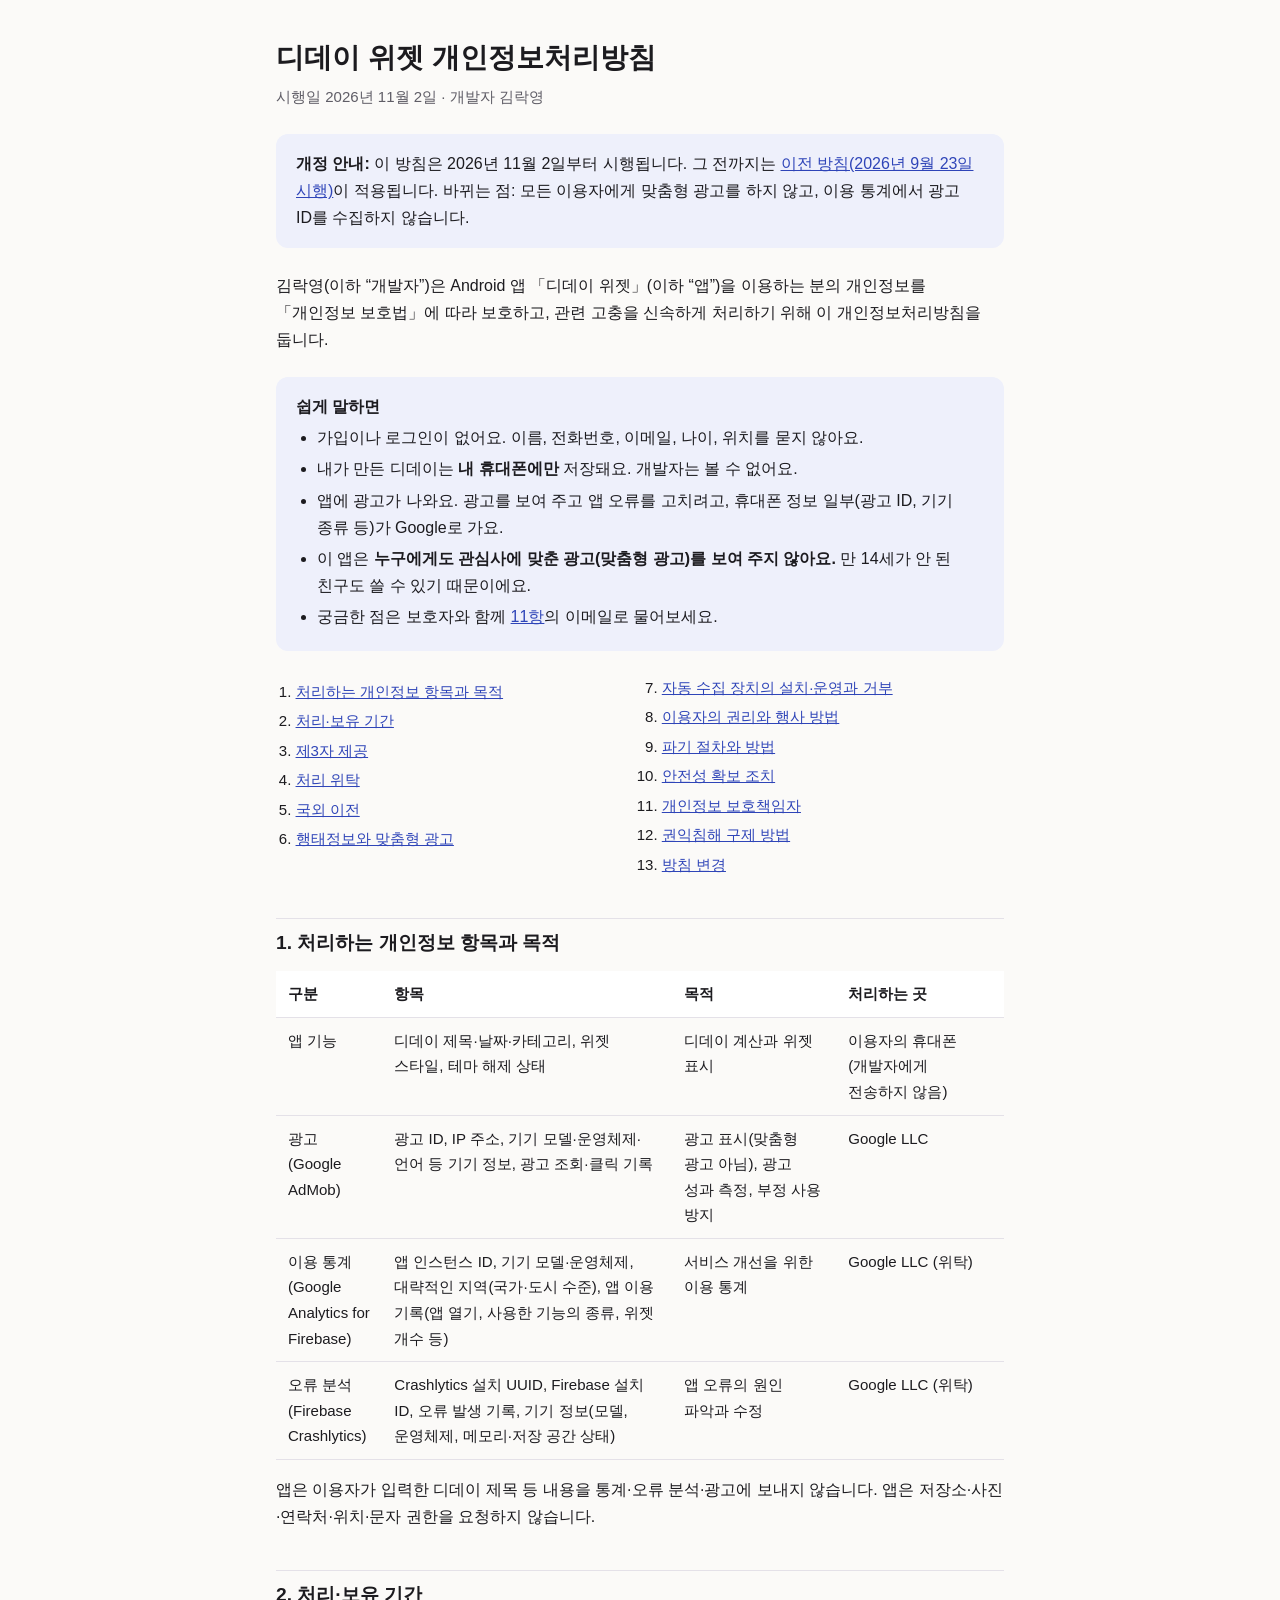
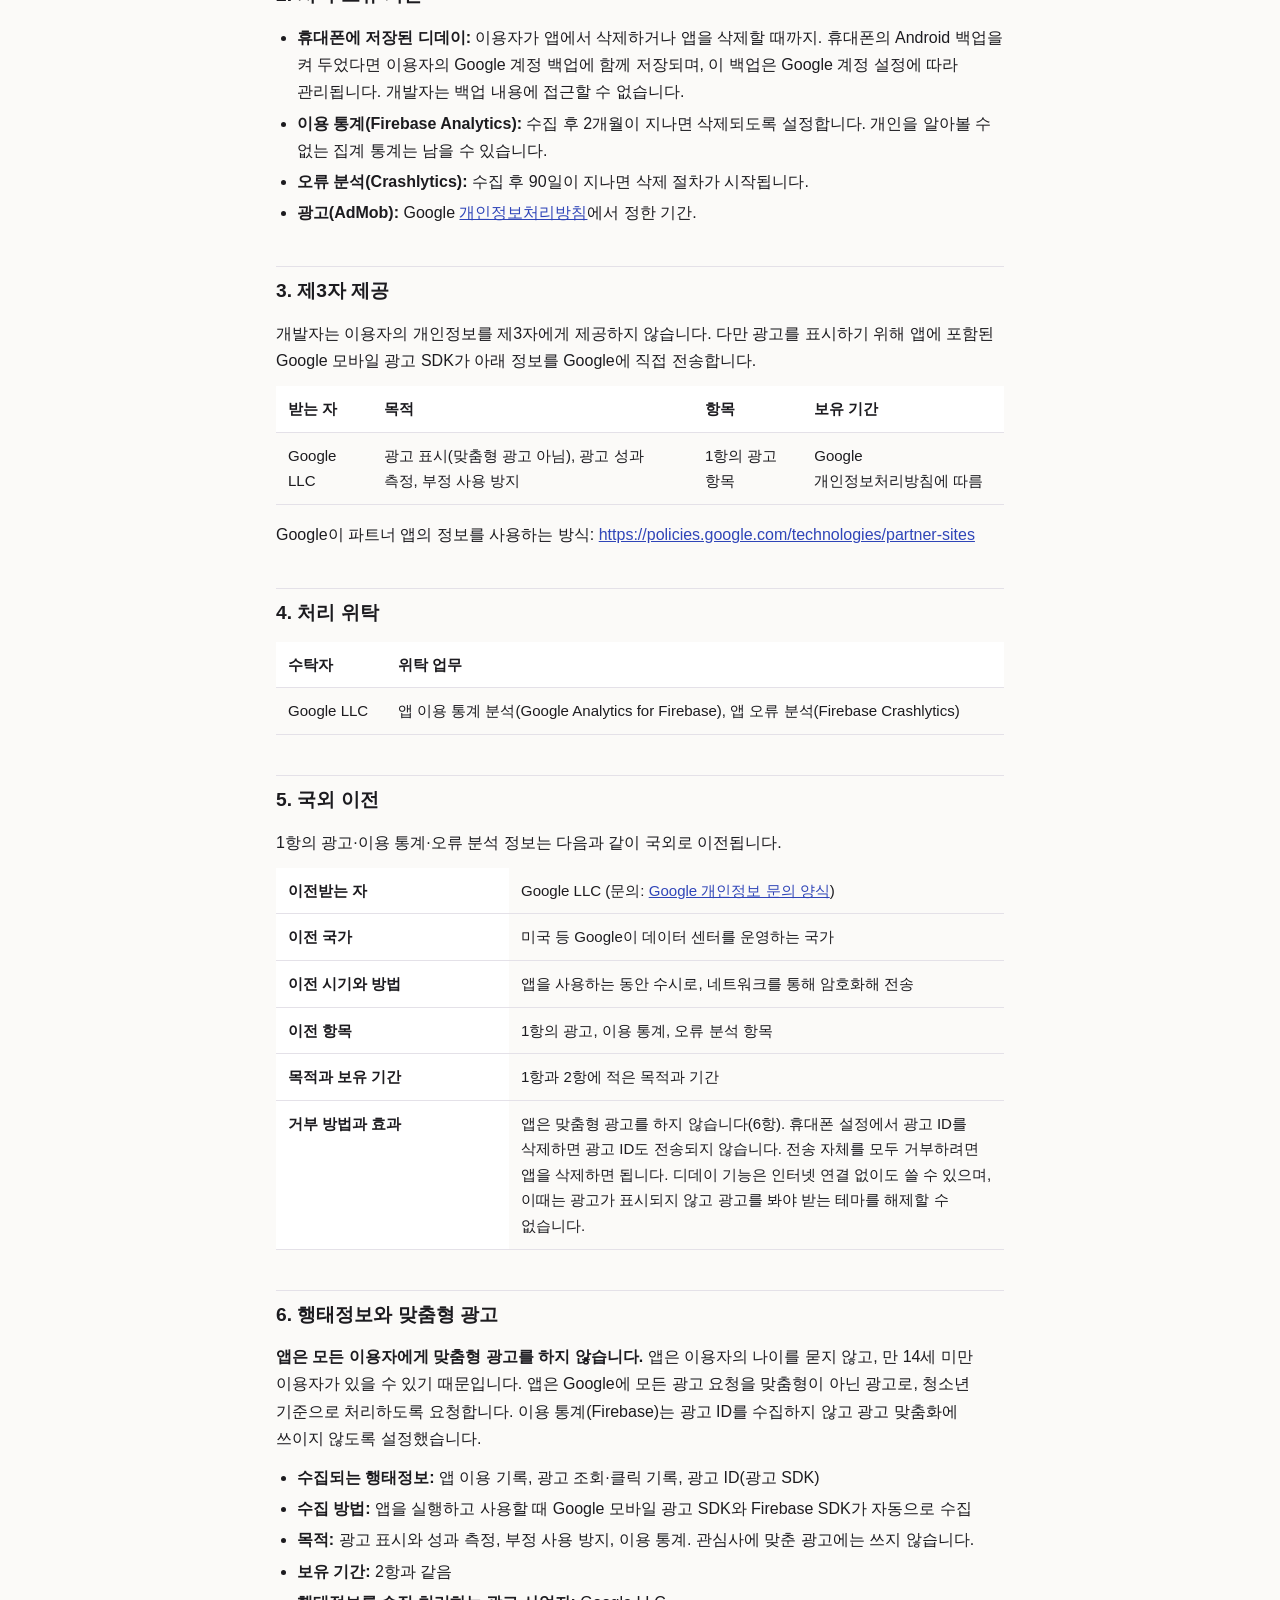
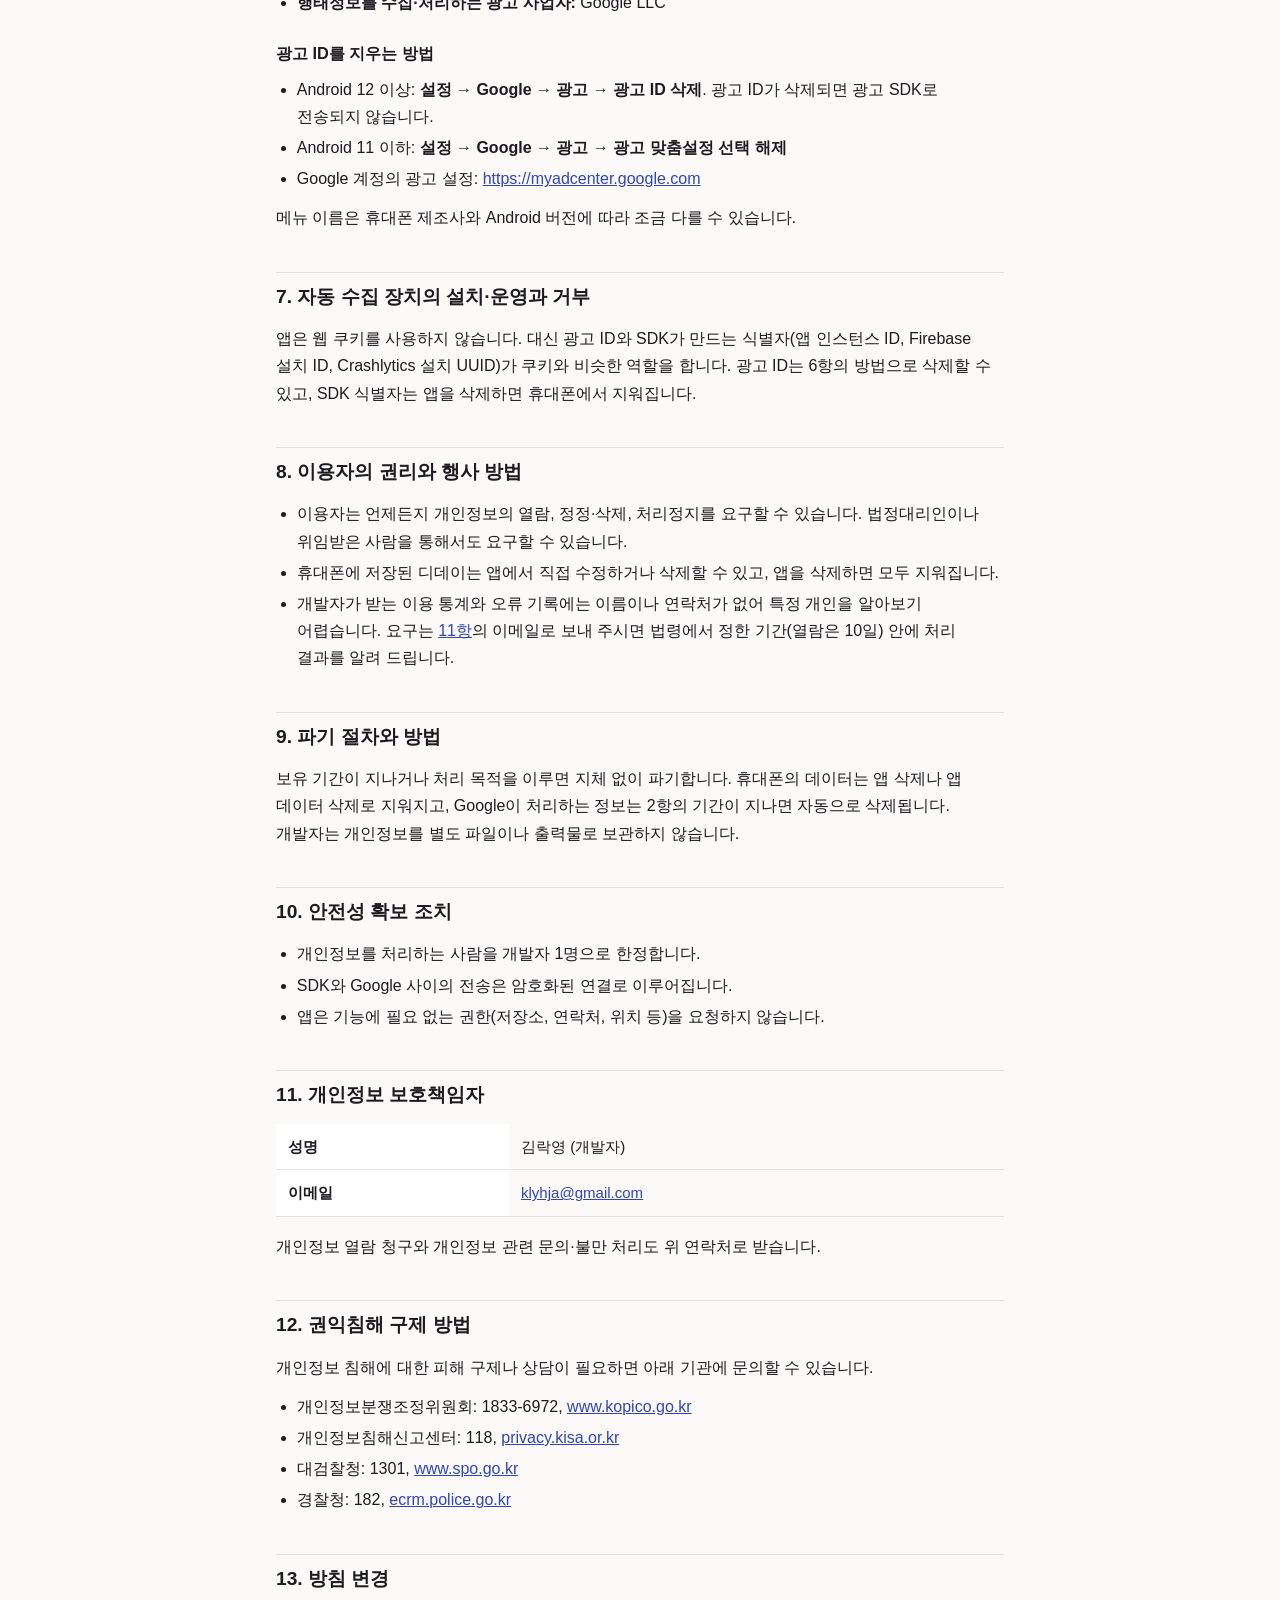
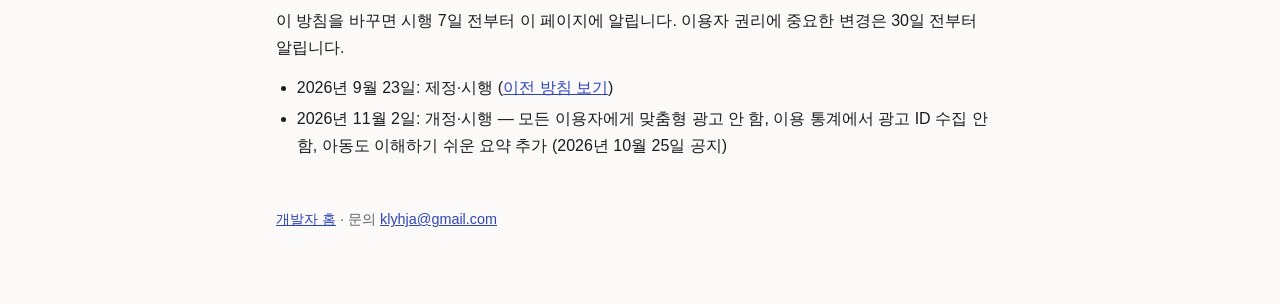
<file: privacy/dday.html>
<!doctype html>
<html lang="ko">
<head>
  <meta charset="utf-8">
  <meta name="viewport" content="width=device-width, initial-scale=1">
  <title>디데이 위젯 개인정보처리방침</title>
  <meta name="description" content="Android 앱 「디데이 위젯」의 개인정보처리방침">
  <link rel="icon" href="data:,">
  <link rel="stylesheet" href="../assets/site.css">
</head>
<body>
<main>
  <h1>디데이 위젯 개인정보처리방침</h1>
  <p class="muted">시행일 2026년 11월 2일 · 개발자 김락영</p>
  <p class="summary"><strong>개정 안내:</strong> 이 방침은 2026년 11월 2일부터 시행됩니다. 그 전까지는 <a href="dday-2026-09-23.html">이전 방침(2026년 9월 23일 시행)</a>이 적용됩니다. 바뀌는 점: 모든 이용자에게 맞춤형 광고를 하지 않고, 이용 통계에서 광고 ID를 수집하지 않습니다.</p>

  <p>김락영(이하 “개발자”)은 Android 앱 「디데이 위젯」(이하 “앱”)을 이용하는 분의 개인정보를 「개인정보 보호법」에 따라 보호하고, 관련 고충을 신속하게 처리하기 위해 이 개인정보처리방침을 둡니다.</p>

  <div class="summary">
    <strong>쉽게 말하면</strong>
    <ul>
      <li>가입이나 로그인이 없어요. 이름, 전화번호, 이메일, 나이, 위치를 묻지 않아요.</li>
      <li>내가 만든 디데이는 <strong>내 휴대폰에만</strong> 저장돼요. 개발자는 볼 수 없어요.</li>
      <li>앱에 광고가 나와요. 광고를 보여 주고 앱 오류를 고치려고, 휴대폰 정보 일부(광고 ID, 기기 종류 등)가 Google로 가요.</li>
      <li>이 앱은 <strong>누구에게도 관심사에 맞춘 광고(맞춤형 광고)를 보여 주지 않아요.</strong> 만 14세가 안 된 친구도 쓸 수 있기 때문이에요.</li>
      <li>궁금한 점은 보호자와 함께 <a href="#officer">11항</a>의 이메일로 물어보세요.</li>
    </ul>
  </div>

  <nav class="toc" aria-label="목차">
    <ol>
      <li><a href="#items">처리하는 개인정보 항목과 목적</a></li>
      <li><a href="#retention">처리·보유 기간</a></li>
      <li><a href="#provision">제3자 제공</a></li>
      <li><a href="#entrust">처리 위탁</a></li>
      <li><a href="#overseas">국외 이전</a></li>
      <li><a href="#behavior">행태정보와 맞춤형 광고</a></li>
      <li><a href="#auto">자동 수집 장치의 설치·운영과 거부</a></li>
      <li><a href="#rights">이용자의 권리와 행사 방법</a></li>
      <li><a href="#destroy">파기 절차와 방법</a></li>
      <li><a href="#security">안전성 확보 조치</a></li>
      <li><a href="#officer">개인정보 보호책임자</a></li>
      <li><a href="#remedy">권익침해 구제 방법</a></li>
      <li><a href="#changes">방침 변경</a></li>
    </ol>
  </nav>

  <h2 id="items">1. 처리하는 개인정보 항목과 목적</h2>
  <div class="table-wrap">
    <table>
      <thead><tr><th>구분</th><th>항목</th><th>목적</th><th>처리하는 곳</th></tr></thead>
      <tbody>
        <tr>
          <td>앱 기능</td>
          <td>디데이 제목·날짜·카테고리, 위젯 스타일, 테마 해제 상태</td>
          <td>디데이 계산과 위젯 표시</td>
          <td>이용자의 휴대폰 (개발자에게 전송하지 않음)</td>
        </tr>
        <tr>
          <td>광고<br>(Google AdMob)</td>
          <td>광고 ID, IP 주소, 기기 모델·운영체제·언어 등 기기 정보, 광고 조회·클릭 기록</td>
          <td>광고 표시(맞춤형 광고 아님), 광고 성과 측정, 부정 사용 방지</td>
          <td>Google LLC</td>
        </tr>
        <tr>
          <td>이용 통계<br>(Google Analytics for Firebase)</td>
          <td>앱 인스턴스 ID, 기기 모델·운영체제, 대략적인 지역(국가·도시 수준), 앱 이용 기록(앱 열기, 사용한 기능의 종류, 위젯 개수 등)</td>
          <td>서비스 개선을 위한 이용 통계</td>
          <td>Google LLC (위탁)</td>
        </tr>
        <tr>
          <td>오류 분석<br>(Firebase Crashlytics)</td>
          <td>Crashlytics 설치 UUID, Firebase 설치 ID, 오류 발생 기록, 기기 정보(모델, 운영체제, 메모리·저장 공간 상태)</td>
          <td>앱 오류의 원인 파악과 수정</td>
          <td>Google LLC (위탁)</td>
        </tr>
      </tbody>
    </table>
  </div>
  <p>앱은 이용자가 입력한 디데이 제목 등 내용을 통계·오류 분석·광고에 보내지 않습니다. 앱은 저장소·사진·연락처·위치·문자 권한을 요청하지 않습니다.</p>

  <h2 id="retention">2. 처리·보유 기간</h2>
  <ul>
    <li><strong>휴대폰에 저장된 디데이:</strong> 이용자가 앱에서 삭제하거나 앱을 삭제할 때까지. 휴대폰의 Android 백업을 켜 두었다면 이용자의 Google 계정 백업에 함께 저장되며, 이 백업은 Google 계정 설정에 따라 관리됩니다. 개발자는 백업 내용에 접근할 수 없습니다.</li>
    <li><strong>이용 통계(Firebase Analytics):</strong> 수집 후 2개월이 지나면 삭제되도록 설정합니다. 개인을 알아볼 수 없는 집계 통계는 남을 수 있습니다.</li>
    <li><strong>오류 분석(Crashlytics):</strong> 수집 후 90일이 지나면 삭제 절차가 시작됩니다.</li>
    <li><strong>광고(AdMob):</strong> Google <a href="https://policies.google.com/privacy?hl=ko">개인정보처리방침</a>에서 정한 기간.</li>
  </ul>

  <h2 id="provision">3. 제3자 제공</h2>
  <p>개발자는 이용자의 개인정보를 제3자에게 제공하지 않습니다. 다만 광고를 표시하기 위해 앱에 포함된 Google 모바일 광고 SDK가 아래 정보를 Google에 직접 전송합니다.</p>
  <div class="table-wrap">
    <table>
      <thead><tr><th>받는 자</th><th>목적</th><th>항목</th><th>보유 기간</th></tr></thead>
      <tbody>
        <tr>
          <td>Google LLC</td>
          <td>광고 표시(맞춤형 광고 아님), 광고 성과 측정, 부정 사용 방지</td>
          <td>1항의 광고 항목</td>
          <td>Google 개인정보처리방침에 따름</td>
        </tr>
      </tbody>
    </table>
  </div>
  <p>Google이 파트너 앱의 정보를 사용하는 방식: <a href="https://policies.google.com/technologies/partner-sites?hl=ko">https://policies.google.com/technologies/partner-sites</a></p>

  <h2 id="entrust">4. 처리 위탁</h2>
  <div class="table-wrap">
    <table>
      <thead><tr><th>수탁자</th><th>위탁 업무</th></tr></thead>
      <tbody>
        <tr><td>Google LLC</td><td>앱 이용 통계 분석(Google Analytics for Firebase), 앱 오류 분석(Firebase Crashlytics)</td></tr>
      </tbody>
    </table>
  </div>

  <h2 id="overseas">5. 국외 이전</h2>
  <p>1항의 광고·이용 통계·오류 분석 정보는 다음과 같이 국외로 이전됩니다.</p>
  <div class="table-wrap">
    <table class="kv">
      <tbody>
        <tr><th>이전받는 자</th><td>Google LLC (문의: <a href="https://support.google.com/policies/contact/general_privacy_form">Google 개인정보 문의 양식</a>)</td></tr>
        <tr><th>이전 국가</th><td>미국 등 Google이 데이터 센터를 운영하는 국가</td></tr>
        <tr><th>이전 시기와 방법</th><td>앱을 사용하는 동안 수시로, 네트워크를 통해 암호화해 전송</td></tr>
        <tr><th>이전 항목</th><td>1항의 광고, 이용 통계, 오류 분석 항목</td></tr>
        <tr><th>목적과 보유 기간</th><td>1항과 2항에 적은 목적과 기간</td></tr>
        <tr><th>거부 방법과 효과</th><td>앱은 맞춤형 광고를 하지 않습니다(6항). 휴대폰 설정에서 광고 ID를 삭제하면 광고 ID도 전송되지 않습니다. 전송 자체를 모두 거부하려면 앱을 삭제하면 됩니다. 디데이 기능은 인터넷 연결 없이도 쓸 수 있으며, 이때는 광고가 표시되지 않고 광고를 봐야 받는 테마를 해제할 수 없습니다.</td></tr>
      </tbody>
    </table>
  </div>

  <h2 id="behavior">6. 행태정보와 맞춤형 광고</h2>
  <p><strong>앱은 모든 이용자에게 맞춤형 광고를 하지 않습니다.</strong> 앱은 이용자의 나이를 묻지 않고, 만 14세 미만 이용자가 있을 수 있기 때문입니다. 앱은 Google에 모든 광고 요청을 맞춤형이 아닌 광고로, 청소년 기준으로 처리하도록 요청합니다. 이용 통계(Firebase)는 광고 ID를 수집하지 않고 광고 맞춤화에 쓰이지 않도록 설정했습니다.</p>
  <ul>
    <li><strong>수집되는 행태정보:</strong> 앱 이용 기록, 광고 조회·클릭 기록, 광고 ID(광고 SDK)</li>
    <li><strong>수집 방법:</strong> 앱을 실행하고 사용할 때 Google 모바일 광고 SDK와 Firebase SDK가 자동으로 수집</li>
    <li><strong>목적:</strong> 광고 표시와 성과 측정, 부정 사용 방지, 이용 통계. 관심사에 맞춘 광고에는 쓰지 않습니다.</li>
    <li><strong>보유 기간:</strong> 2항과 같음</li>
    <li><strong>행태정보를 수집·처리하는 광고 사업자:</strong> Google LLC</li>
  </ul>
  <h3>광고 ID를 지우는 방법</h3>
  <ul>
    <li>Android 12 이상: <strong>설정 → Google → 광고 → 광고 ID 삭제</strong>. 광고 ID가 삭제되면 광고 SDK로 전송되지 않습니다.</li>
    <li>Android 11 이하: <strong>설정 → Google → 광고 → 광고 맞춤설정 선택 해제</strong></li>
    <li>Google 계정의 광고 설정: <a href="https://myadcenter.google.com/?hl=ko">https://myadcenter.google.com</a></li>
  </ul>
  <p>메뉴 이름은 휴대폰 제조사와 Android 버전에 따라 조금 다를 수 있습니다.</p>

  <h2 id="auto">7. 자동 수집 장치의 설치·운영과 거부</h2>
  <p>앱은 웹 쿠키를 사용하지 않습니다. 대신 광고 ID와 SDK가 만드는 식별자(앱 인스턴스 ID, Firebase 설치 ID, Crashlytics 설치 UUID)가 쿠키와 비슷한 역할을 합니다. 광고 ID는 6항의 방법으로 삭제할 수 있고, SDK 식별자는 앱을 삭제하면 휴대폰에서 지워집니다.</p>

  <h2 id="rights">8. 이용자의 권리와 행사 방법</h2>
  <ul>
    <li>이용자는 언제든지 개인정보의 열람, 정정·삭제, 처리정지를 요구할 수 있습니다. 법정대리인이나 위임받은 사람을 통해서도 요구할 수 있습니다.</li>
    <li>휴대폰에 저장된 디데이는 앱에서 직접 수정하거나 삭제할 수 있고, 앱을 삭제하면 모두 지워집니다.</li>
    <li>개발자가 받는 이용 통계와 오류 기록에는 이름이나 연락처가 없어 특정 개인을 알아보기 어렵습니다. 요구는 <a href="#officer">11항</a>의 이메일로 보내 주시면 법령에서 정한 기간(열람은 10일) 안에 처리 결과를 알려 드립니다.</li>
  </ul>

  <h2 id="destroy">9. 파기 절차와 방법</h2>
  <p>보유 기간이 지나거나 처리 목적을 이루면 지체 없이 파기합니다. 휴대폰의 데이터는 앱 삭제나 앱 데이터 삭제로 지워지고, Google이 처리하는 정보는 2항의 기간이 지나면 자동으로 삭제됩니다. 개발자는 개인정보를 별도 파일이나 출력물로 보관하지 않습니다.</p>

  <h2 id="security">10. 안전성 확보 조치</h2>
  <ul>
    <li>개인정보를 처리하는 사람을 개발자 1명으로 한정합니다.</li>
    <li>SDK와 Google 사이의 전송은 암호화된 연결로 이루어집니다.</li>
    <li>앱은 기능에 필요 없는 권한(저장소, 연락처, 위치 등)을 요청하지 않습니다.</li>
  </ul>

  <h2 id="officer">11. 개인정보 보호책임자</h2>
  <div class="table-wrap">
    <table class="kv">
      <tbody>
        <tr><th>성명</th><td>김락영 (개발자)</td></tr>
        <tr><th>이메일</th><td><a href="mailto:klyhja@gmail.com">klyhja@gmail.com</a></td></tr>
      </tbody>
    </table>
  </div>
  <p>개인정보 열람 청구와 개인정보 관련 문의·불만 처리도 위 연락처로 받습니다.</p>

  <h2 id="remedy">12. 권익침해 구제 방법</h2>
  <p>개인정보 침해에 대한 피해 구제나 상담이 필요하면 아래 기관에 문의할 수 있습니다.</p>
  <ul>
    <li>개인정보분쟁조정위원회: 1833-6972, <a href="https://www.kopico.go.kr">www.kopico.go.kr</a></li>
    <li>개인정보침해신고센터: 118, <a href="https://privacy.kisa.or.kr">privacy.kisa.or.kr</a></li>
    <li>대검찰청: 1301, <a href="https://www.spo.go.kr">www.spo.go.kr</a></li>
    <li>경찰청: 182, <a href="https://ecrm.police.go.kr">ecrm.police.go.kr</a></li>
  </ul>

  <h2 id="changes">13. 방침 변경</h2>
  <p>이 방침을 바꾸면 시행 7일 전부터 이 페이지에 알립니다. 이용자 권리에 중요한 변경은 30일 전부터 알립니다.</p>
  <ul>
    <li>2026년 9월 23일: 제정·시행 (<a href="dday-2026-09-23.html">이전 방침 보기</a>)</li>
    <li>2026년 11월 2일: 개정·시행 — 모든 이용자에게 맞춤형 광고 안 함, 이용 통계에서 광고 ID 수집 안 함, 아동도 이해하기 쉬운 요약 추가 (2026년 10월 25일 공지)</li>
  </ul>

  <footer>
    <a href="../">개발자 홈</a> · 문의 <a href="mailto:klyhja@gmail.com">klyhja@gmail.com</a>
  </footer>
</main>
</body>
</html>
</file>
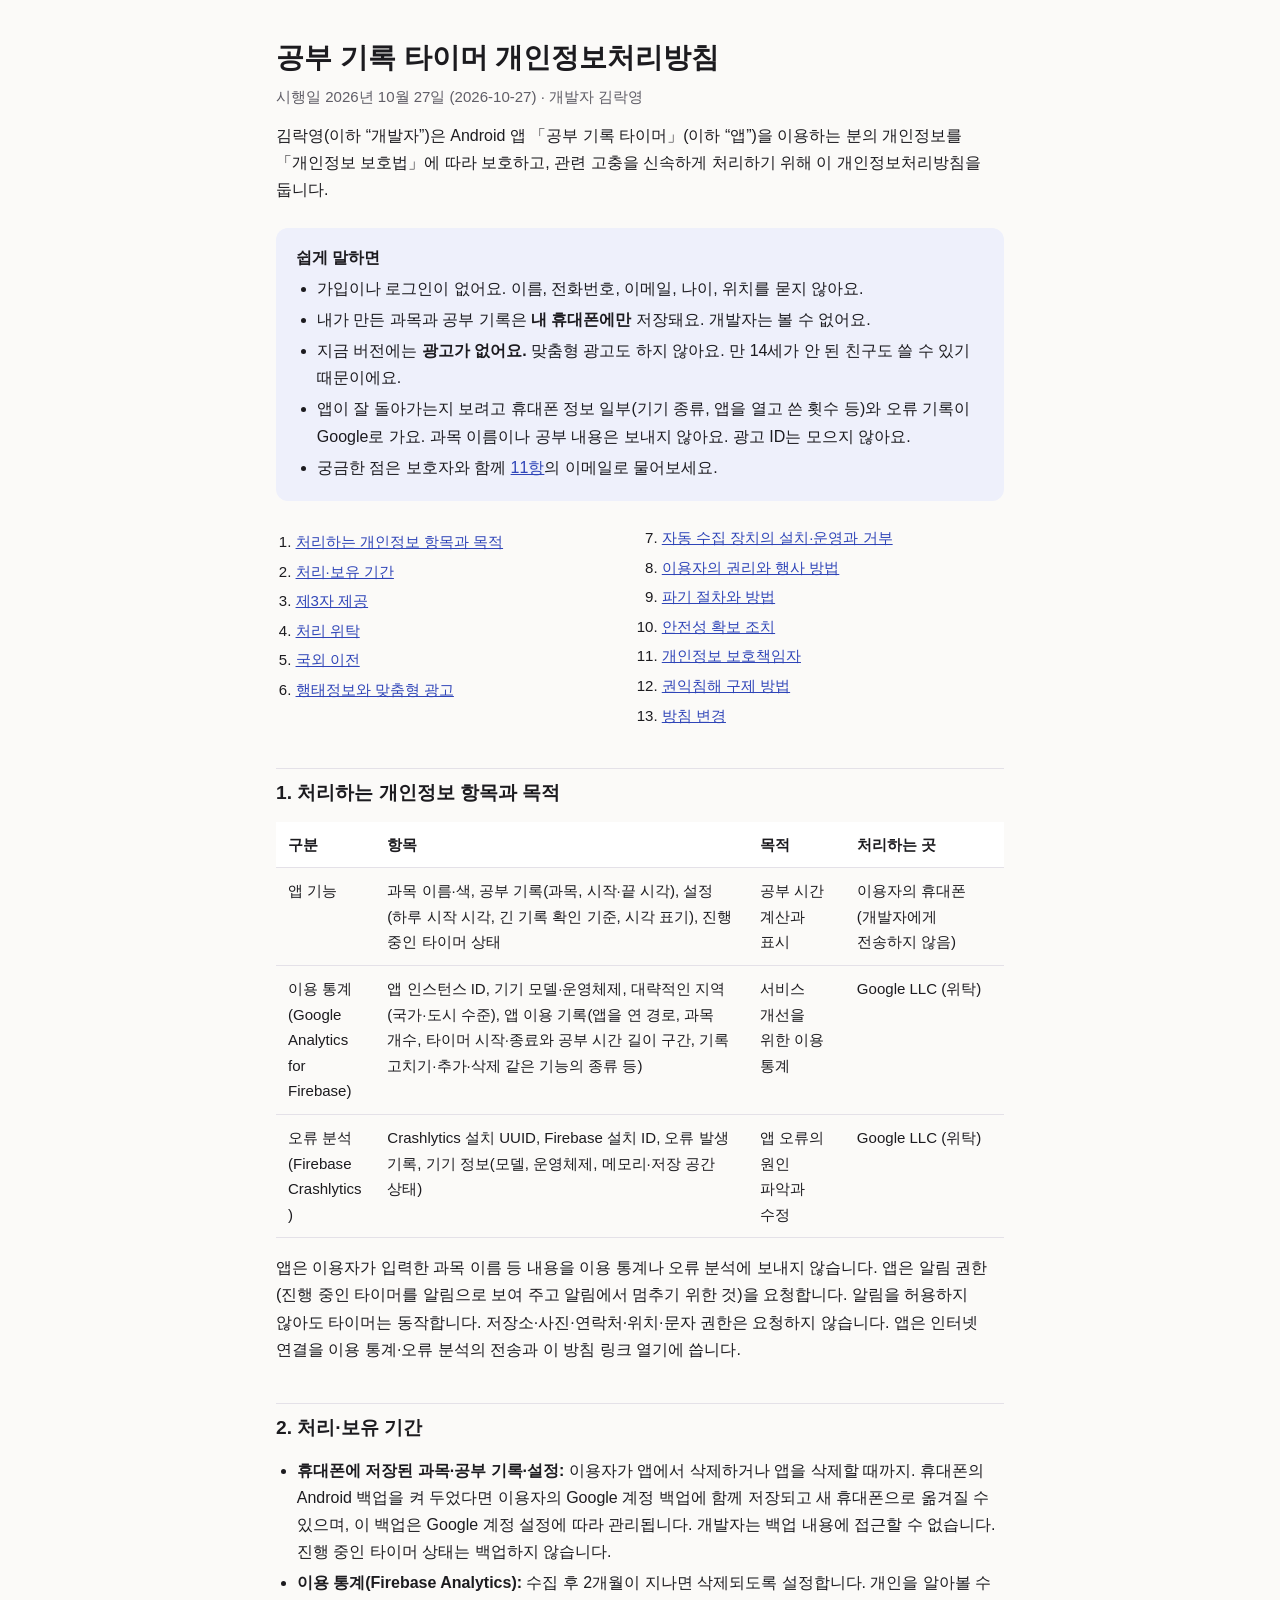
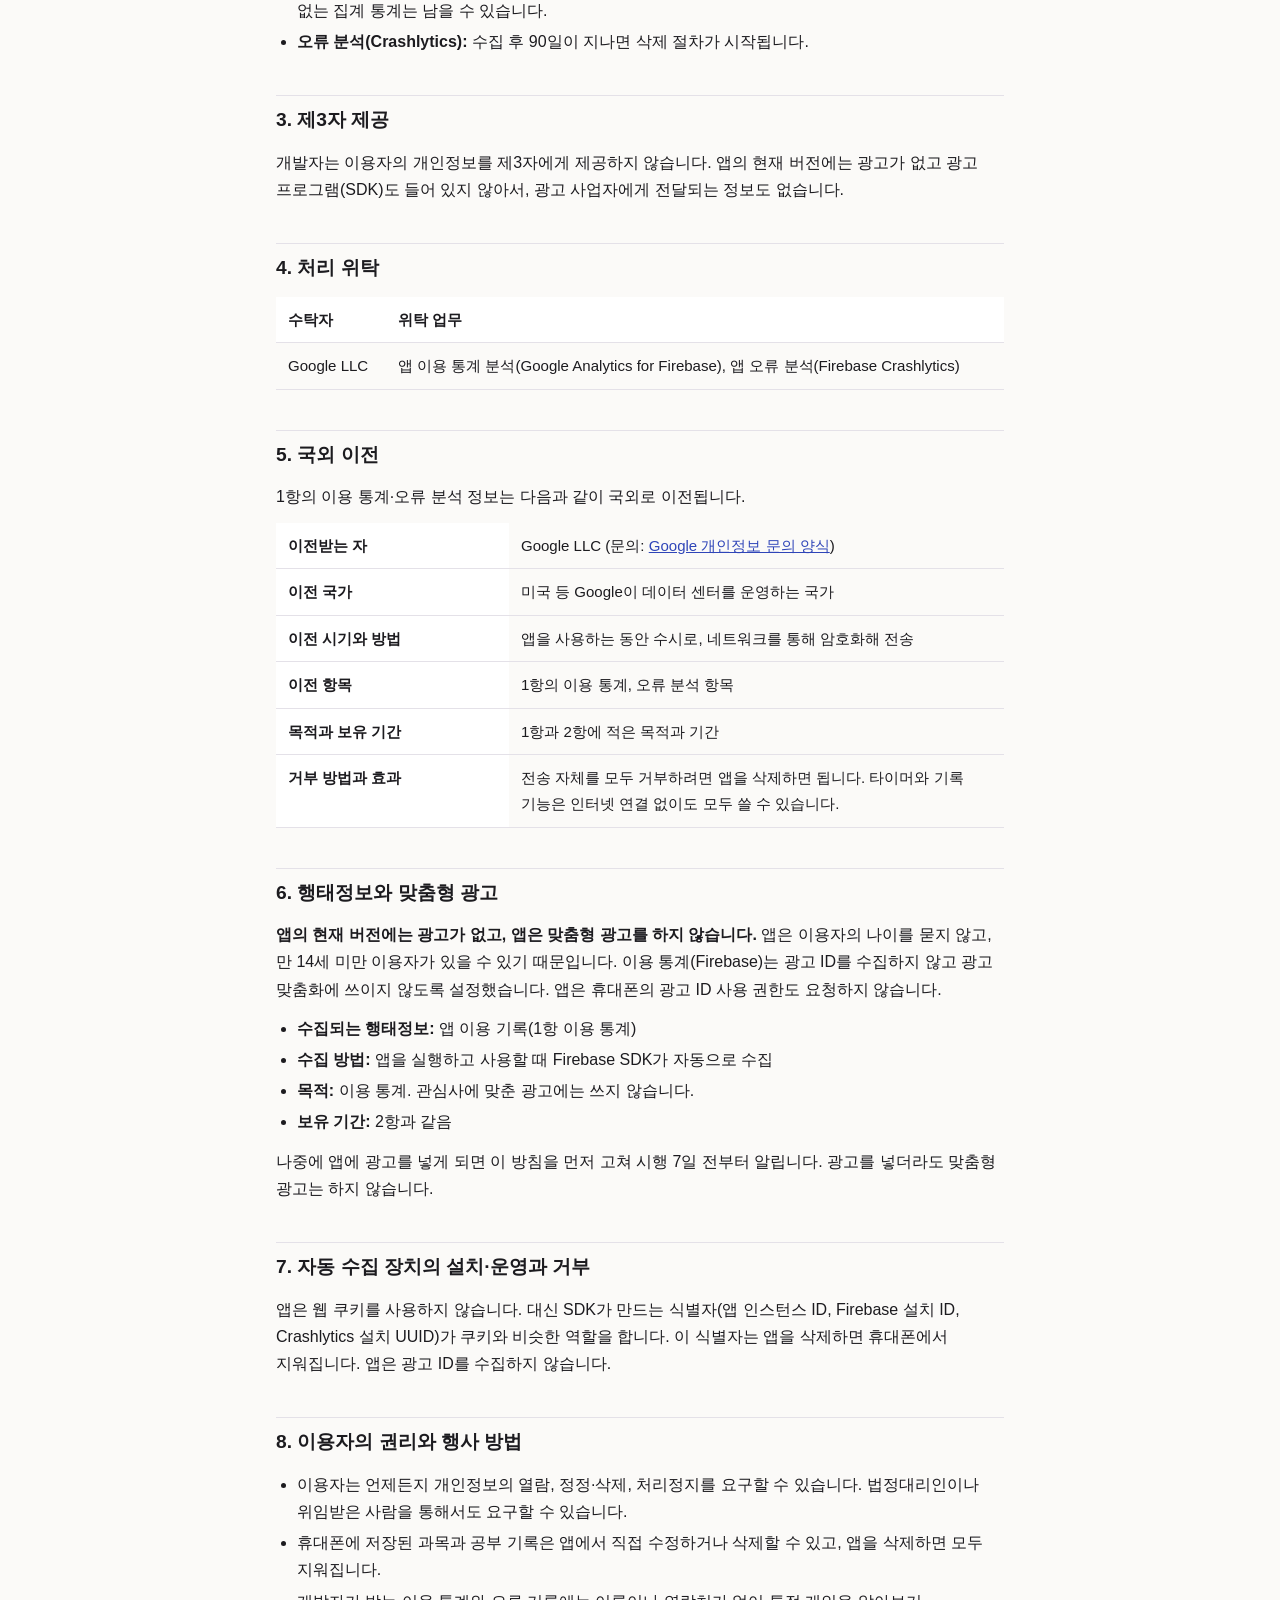
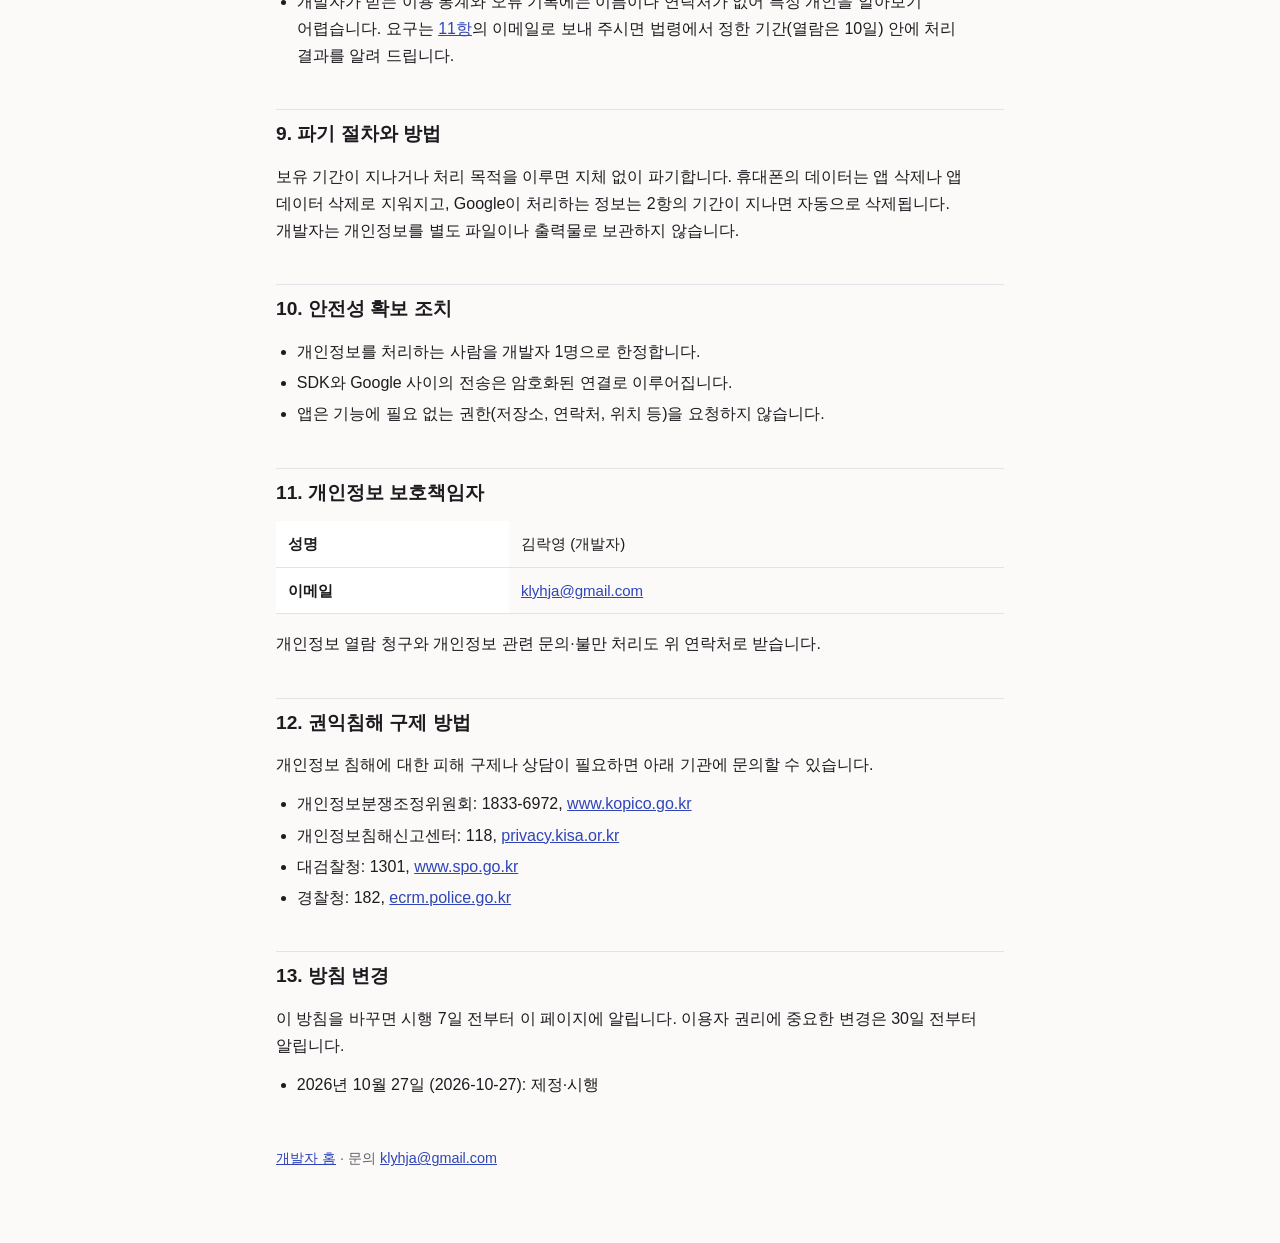
<file: privacy/studytimer.html>
<!doctype html>
<html lang="ko">
<head>
  <meta charset="utf-8">
  <meta name="viewport" content="width=device-width, initial-scale=1">
  <title>공부 기록 타이머 개인정보처리방침</title>
  <meta name="description" content="Android 앱 「공부 기록 타이머」의 개인정보처리방침">
  <link rel="icon" href="data:,">
  <link rel="stylesheet" href="../assets/site.css">
</head>
<body>
<main>
  <h1>공부 기록 타이머 개인정보처리방침</h1>
  <p class="muted">시행일 2026년 10월 27일 (2026-10-27) · 개발자 김락영</p>

  <p>김락영(이하 “개발자”)은 Android 앱 「공부 기록 타이머」(이하 “앱”)을 이용하는 분의 개인정보를 「개인정보 보호법」에 따라 보호하고, 관련 고충을 신속하게 처리하기 위해 이 개인정보처리방침을 둡니다.</p>

  <div class="summary">
    <strong>쉽게 말하면</strong>
    <ul>
      <li>가입이나 로그인이 없어요. 이름, 전화번호, 이메일, 나이, 위치를 묻지 않아요.</li>
      <li>내가 만든 과목과 공부 기록은 <strong>내 휴대폰에만</strong> 저장돼요. 개발자는 볼 수 없어요.</li>
      <li>지금 버전에는 <strong>광고가 없어요.</strong> 맞춤형 광고도 하지 않아요. 만 14세가 안 된 친구도 쓸 수 있기 때문이에요.</li>
      <li>앱이 잘 돌아가는지 보려고 휴대폰 정보 일부(기기 종류, 앱을 열고 쓴 횟수 등)와 오류 기록이 Google로 가요. 과목 이름이나 공부 내용은 보내지 않아요. 광고 ID는 모으지 않아요.</li>
      <li>궁금한 점은 보호자와 함께 <a href="#officer">11항</a>의 이메일로 물어보세요.</li>
    </ul>
  </div>

  <nav class="toc" aria-label="목차">
    <ol>
      <li><a href="#items">처리하는 개인정보 항목과 목적</a></li>
      <li><a href="#retention">처리·보유 기간</a></li>
      <li><a href="#provision">제3자 제공</a></li>
      <li><a href="#entrust">처리 위탁</a></li>
      <li><a href="#overseas">국외 이전</a></li>
      <li><a href="#behavior">행태정보와 맞춤형 광고</a></li>
      <li><a href="#auto">자동 수집 장치의 설치·운영과 거부</a></li>
      <li><a href="#rights">이용자의 권리와 행사 방법</a></li>
      <li><a href="#destroy">파기 절차와 방법</a></li>
      <li><a href="#security">안전성 확보 조치</a></li>
      <li><a href="#officer">개인정보 보호책임자</a></li>
      <li><a href="#remedy">권익침해 구제 방법</a></li>
      <li><a href="#changes">방침 변경</a></li>
    </ol>
  </nav>

  <h2 id="items">1. 처리하는 개인정보 항목과 목적</h2>
  <div class="table-wrap">
    <table>
      <thead><tr><th>구분</th><th>항목</th><th>목적</th><th>처리하는 곳</th></tr></thead>
      <tbody>
        <tr>
          <td>앱 기능</td>
          <td>과목 이름·색, 공부 기록(과목, 시작·끝 시각), 설정(하루 시작 시각, 긴 기록 확인 기준, 시각 표기), 진행 중인 타이머 상태</td>
          <td>공부 시간 계산과 표시</td>
          <td>이용자의 휴대폰 (개발자에게 전송하지 않음)</td>
        </tr>
        <tr>
          <td>이용 통계<br>(Google Analytics for Firebase)</td>
          <td>앱 인스턴스 ID, 기기 모델·운영체제, 대략적인 지역(국가·도시 수준), 앱 이용 기록(앱을 연 경로, 과목 개수, 타이머 시작·종료와 공부 시간 길이 구간, 기록 고치기·추가·삭제 같은 기능의 종류 등)</td>
          <td>서비스 개선을 위한 이용 통계</td>
          <td>Google LLC (위탁)</td>
        </tr>
        <tr>
          <td>오류 분석<br>(Firebase Crashlytics)</td>
          <td>Crashlytics 설치 UUID, Firebase 설치 ID, 오류 발생 기록, 기기 정보(모델, 운영체제, 메모리·저장 공간 상태)</td>
          <td>앱 오류의 원인 파악과 수정</td>
          <td>Google LLC (위탁)</td>
        </tr>
      </tbody>
    </table>
  </div>
  <p>앱은 이용자가 입력한 과목 이름 등 내용을 이용 통계나 오류 분석에 보내지 않습니다. 앱은 알림 권한(진행 중인 타이머를 알림으로 보여 주고 알림에서 멈추기 위한 것)을 요청합니다. 알림을 허용하지 않아도 타이머는 동작합니다. 저장소·사진·연락처·위치·문자 권한은 요청하지 않습니다. 앱은 인터넷 연결을 이용 통계·오류 분석의 전송과 이 방침 링크 열기에 씁니다.</p>

  <h2 id="retention">2. 처리·보유 기간</h2>
  <ul>
    <li><strong>휴대폰에 저장된 과목·공부 기록·설정:</strong> 이용자가 앱에서 삭제하거나 앱을 삭제할 때까지. 휴대폰의 Android 백업을 켜 두었다면 이용자의 Google 계정 백업에 함께 저장되고 새 휴대폰으로 옮겨질 수 있으며, 이 백업은 Google 계정 설정에 따라 관리됩니다. 개발자는 백업 내용에 접근할 수 없습니다. 진행 중인 타이머 상태는 백업하지 않습니다.</li>
    <li><strong>이용 통계(Firebase Analytics):</strong> 수집 후 2개월이 지나면 삭제되도록 설정합니다. 개인을 알아볼 수 없는 집계 통계는 남을 수 있습니다.</li>
    <li><strong>오류 분석(Crashlytics):</strong> 수집 후 90일이 지나면 삭제 절차가 시작됩니다.</li>
  </ul>

  <h2 id="provision">3. 제3자 제공</h2>
  <p>개발자는 이용자의 개인정보를 제3자에게 제공하지 않습니다. 앱의 현재 버전에는 광고가 없고 광고 프로그램(SDK)도 들어 있지 않아서, 광고 사업자에게 전달되는 정보도 없습니다.</p>

  <h2 id="entrust">4. 처리 위탁</h2>
  <div class="table-wrap">
    <table>
      <thead><tr><th>수탁자</th><th>위탁 업무</th></tr></thead>
      <tbody>
        <tr><td>Google LLC</td><td>앱 이용 통계 분석(Google Analytics for Firebase), 앱 오류 분석(Firebase Crashlytics)</td></tr>
      </tbody>
    </table>
  </div>

  <h2 id="overseas">5. 국외 이전</h2>
  <p>1항의 이용 통계·오류 분석 정보는 다음과 같이 국외로 이전됩니다.</p>
  <div class="table-wrap">
    <table class="kv">
      <tbody>
        <tr><th>이전받는 자</th><td>Google LLC (문의: <a href="https://support.google.com/policies/contact/general_privacy_form">Google 개인정보 문의 양식</a>)</td></tr>
        <tr><th>이전 국가</th><td>미국 등 Google이 데이터 센터를 운영하는 국가</td></tr>
        <tr><th>이전 시기와 방법</th><td>앱을 사용하는 동안 수시로, 네트워크를 통해 암호화해 전송</td></tr>
        <tr><th>이전 항목</th><td>1항의 이용 통계, 오류 분석 항목</td></tr>
        <tr><th>목적과 보유 기간</th><td>1항과 2항에 적은 목적과 기간</td></tr>
        <tr><th>거부 방법과 효과</th><td>전송 자체를 모두 거부하려면 앱을 삭제하면 됩니다. 타이머와 기록 기능은 인터넷 연결 없이도 모두 쓸 수 있습니다.</td></tr>
      </tbody>
    </table>
  </div>

  <h2 id="behavior">6. 행태정보와 맞춤형 광고</h2>
  <p><strong>앱의 현재 버전에는 광고가 없고, 앱은 맞춤형 광고를 하지 않습니다.</strong> 앱은 이용자의 나이를 묻지 않고, 만 14세 미만 이용자가 있을 수 있기 때문입니다. 이용 통계(Firebase)는 광고 ID를 수집하지 않고 광고 맞춤화에 쓰이지 않도록 설정했습니다. 앱은 휴대폰의 광고 ID 사용 권한도 요청하지 않습니다.</p>
  <ul>
    <li><strong>수집되는 행태정보:</strong> 앱 이용 기록(1항 이용 통계)</li>
    <li><strong>수집 방법:</strong> 앱을 실행하고 사용할 때 Firebase SDK가 자동으로 수집</li>
    <li><strong>목적:</strong> 이용 통계. 관심사에 맞춘 광고에는 쓰지 않습니다.</li>
    <li><strong>보유 기간:</strong> 2항과 같음</li>
  </ul>
  <p>나중에 앱에 광고를 넣게 되면 이 방침을 먼저 고쳐 시행 7일 전부터 알립니다. 광고를 넣더라도 맞춤형 광고는 하지 않습니다.</p>

  <h2 id="auto">7. 자동 수집 장치의 설치·운영과 거부</h2>
  <p>앱은 웹 쿠키를 사용하지 않습니다. 대신 SDK가 만드는 식별자(앱 인스턴스 ID, Firebase 설치 ID, Crashlytics 설치 UUID)가 쿠키와 비슷한 역할을 합니다. 이 식별자는 앱을 삭제하면 휴대폰에서 지워집니다. 앱은 광고 ID를 수집하지 않습니다.</p>

  <h2 id="rights">8. 이용자의 권리와 행사 방법</h2>
  <ul>
    <li>이용자는 언제든지 개인정보의 열람, 정정·삭제, 처리정지를 요구할 수 있습니다. 법정대리인이나 위임받은 사람을 통해서도 요구할 수 있습니다.</li>
    <li>휴대폰에 저장된 과목과 공부 기록은 앱에서 직접 수정하거나 삭제할 수 있고, 앱을 삭제하면 모두 지워집니다.</li>
    <li>개발자가 받는 이용 통계와 오류 기록에는 이름이나 연락처가 없어 특정 개인을 알아보기 어렵습니다. 요구는 <a href="#officer">11항</a>의 이메일로 보내 주시면 법령에서 정한 기간(열람은 10일) 안에 처리 결과를 알려 드립니다.</li>
  </ul>

  <h2 id="destroy">9. 파기 절차와 방법</h2>
  <p>보유 기간이 지나거나 처리 목적을 이루면 지체 없이 파기합니다. 휴대폰의 데이터는 앱 삭제나 앱 데이터 삭제로 지워지고, Google이 처리하는 정보는 2항의 기간이 지나면 자동으로 삭제됩니다. 개발자는 개인정보를 별도 파일이나 출력물로 보관하지 않습니다.</p>

  <h2 id="security">10. 안전성 확보 조치</h2>
  <ul>
    <li>개인정보를 처리하는 사람을 개발자 1명으로 한정합니다.</li>
    <li>SDK와 Google 사이의 전송은 암호화된 연결로 이루어집니다.</li>
    <li>앱은 기능에 필요 없는 권한(저장소, 연락처, 위치 등)을 요청하지 않습니다.</li>
  </ul>

  <h2 id="officer">11. 개인정보 보호책임자</h2>
  <div class="table-wrap">
    <table class="kv">
      <tbody>
        <tr><th>성명</th><td>김락영 (개발자)</td></tr>
        <tr><th>이메일</th><td><a href="mailto:klyhja@gmail.com">klyhja@gmail.com</a></td></tr>
      </tbody>
    </table>
  </div>
  <p>개인정보 열람 청구와 개인정보 관련 문의·불만 처리도 위 연락처로 받습니다.</p>

  <h2 id="remedy">12. 권익침해 구제 방법</h2>
  <p>개인정보 침해에 대한 피해 구제나 상담이 필요하면 아래 기관에 문의할 수 있습니다.</p>
  <ul>
    <li>개인정보분쟁조정위원회: 1833-6972, <a href="https://www.kopico.go.kr">www.kopico.go.kr</a></li>
    <li>개인정보침해신고센터: 118, <a href="https://privacy.kisa.or.kr">privacy.kisa.or.kr</a></li>
    <li>대검찰청: 1301, <a href="https://www.spo.go.kr">www.spo.go.kr</a></li>
    <li>경찰청: 182, <a href="https://ecrm.police.go.kr">ecrm.police.go.kr</a></li>
  </ul>

  <h2 id="changes">13. 방침 변경</h2>
  <p>이 방침을 바꾸면 시행 7일 전부터 이 페이지에 알립니다. 이용자 권리에 중요한 변경은 30일 전부터 알립니다.</p>
  <ul>
    <li>2026년 10월 27일 (2026-10-27): 제정·시행</li>
  </ul>

  <footer>
    <a href="../">개발자 홈</a> · 문의 <a href="mailto:klyhja@gmail.com">klyhja@gmail.com</a>
  </footer>
</main>
</body>
</html>
</file>
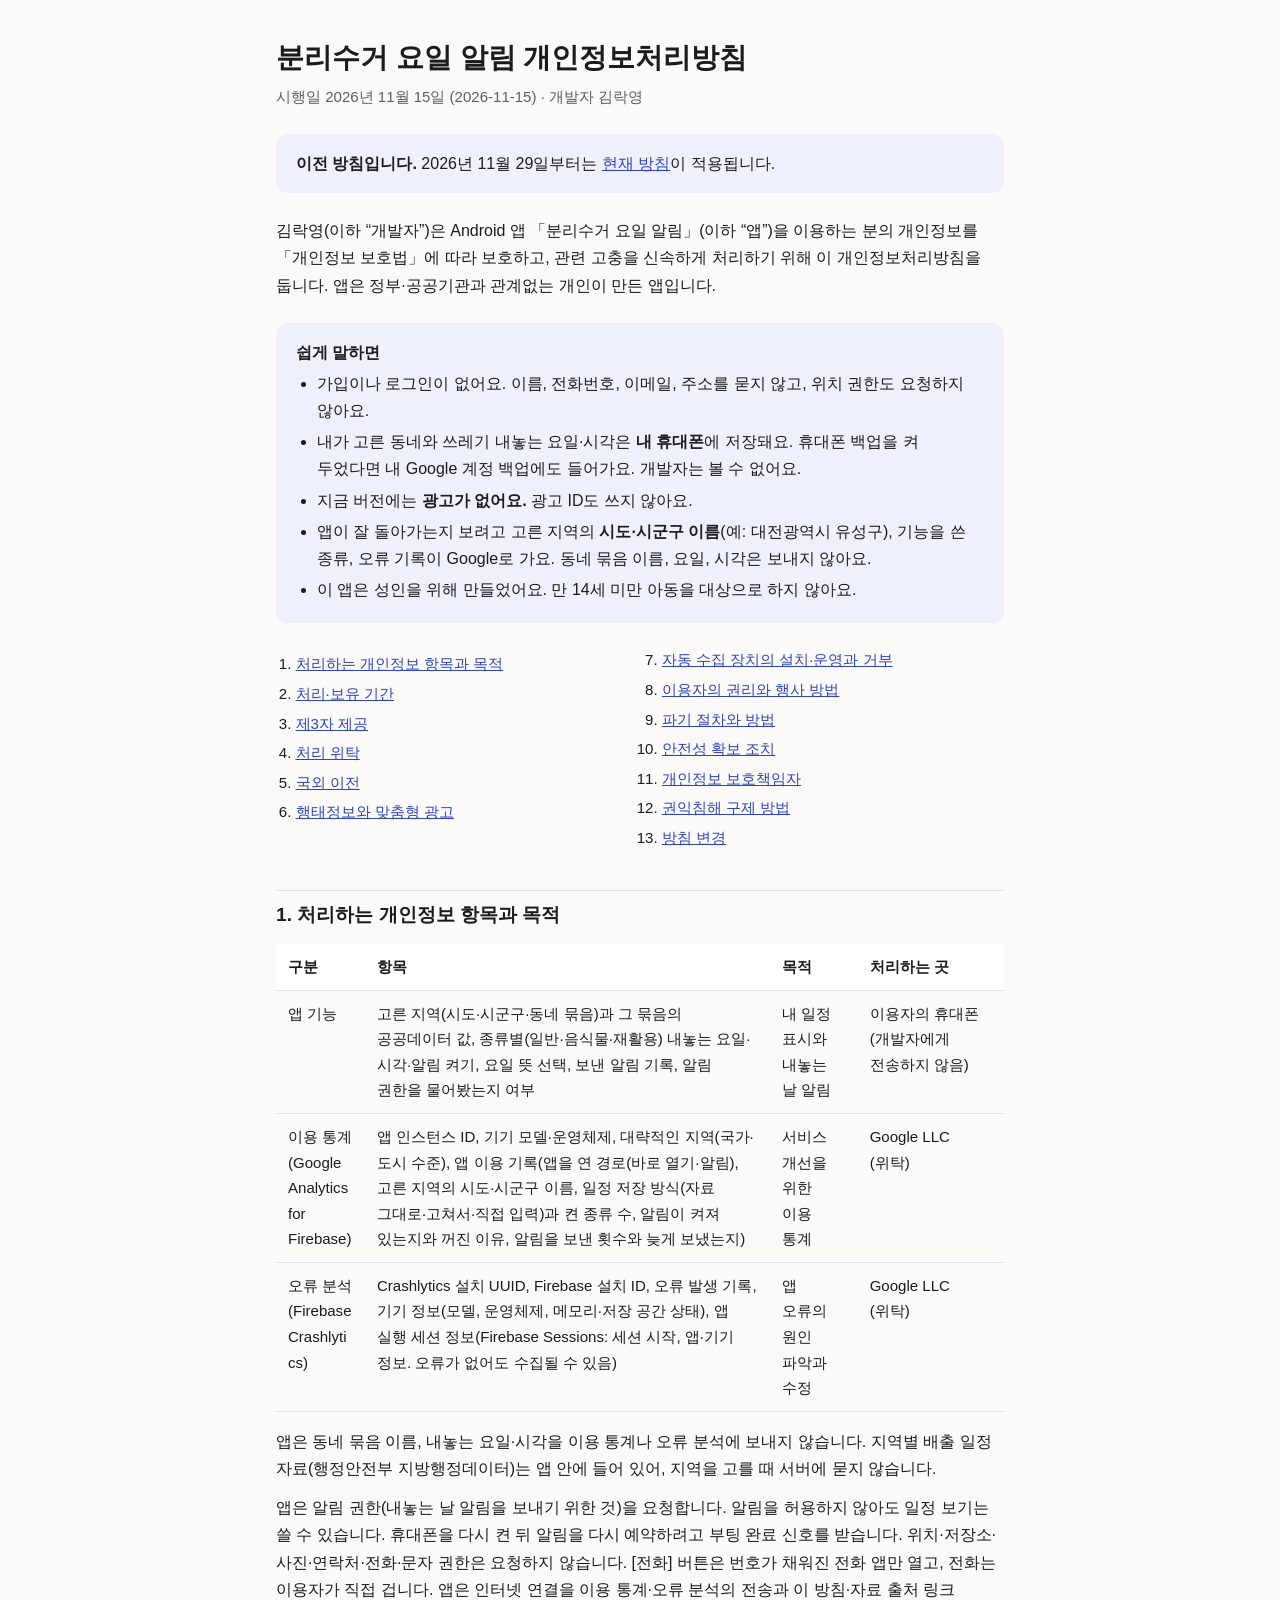
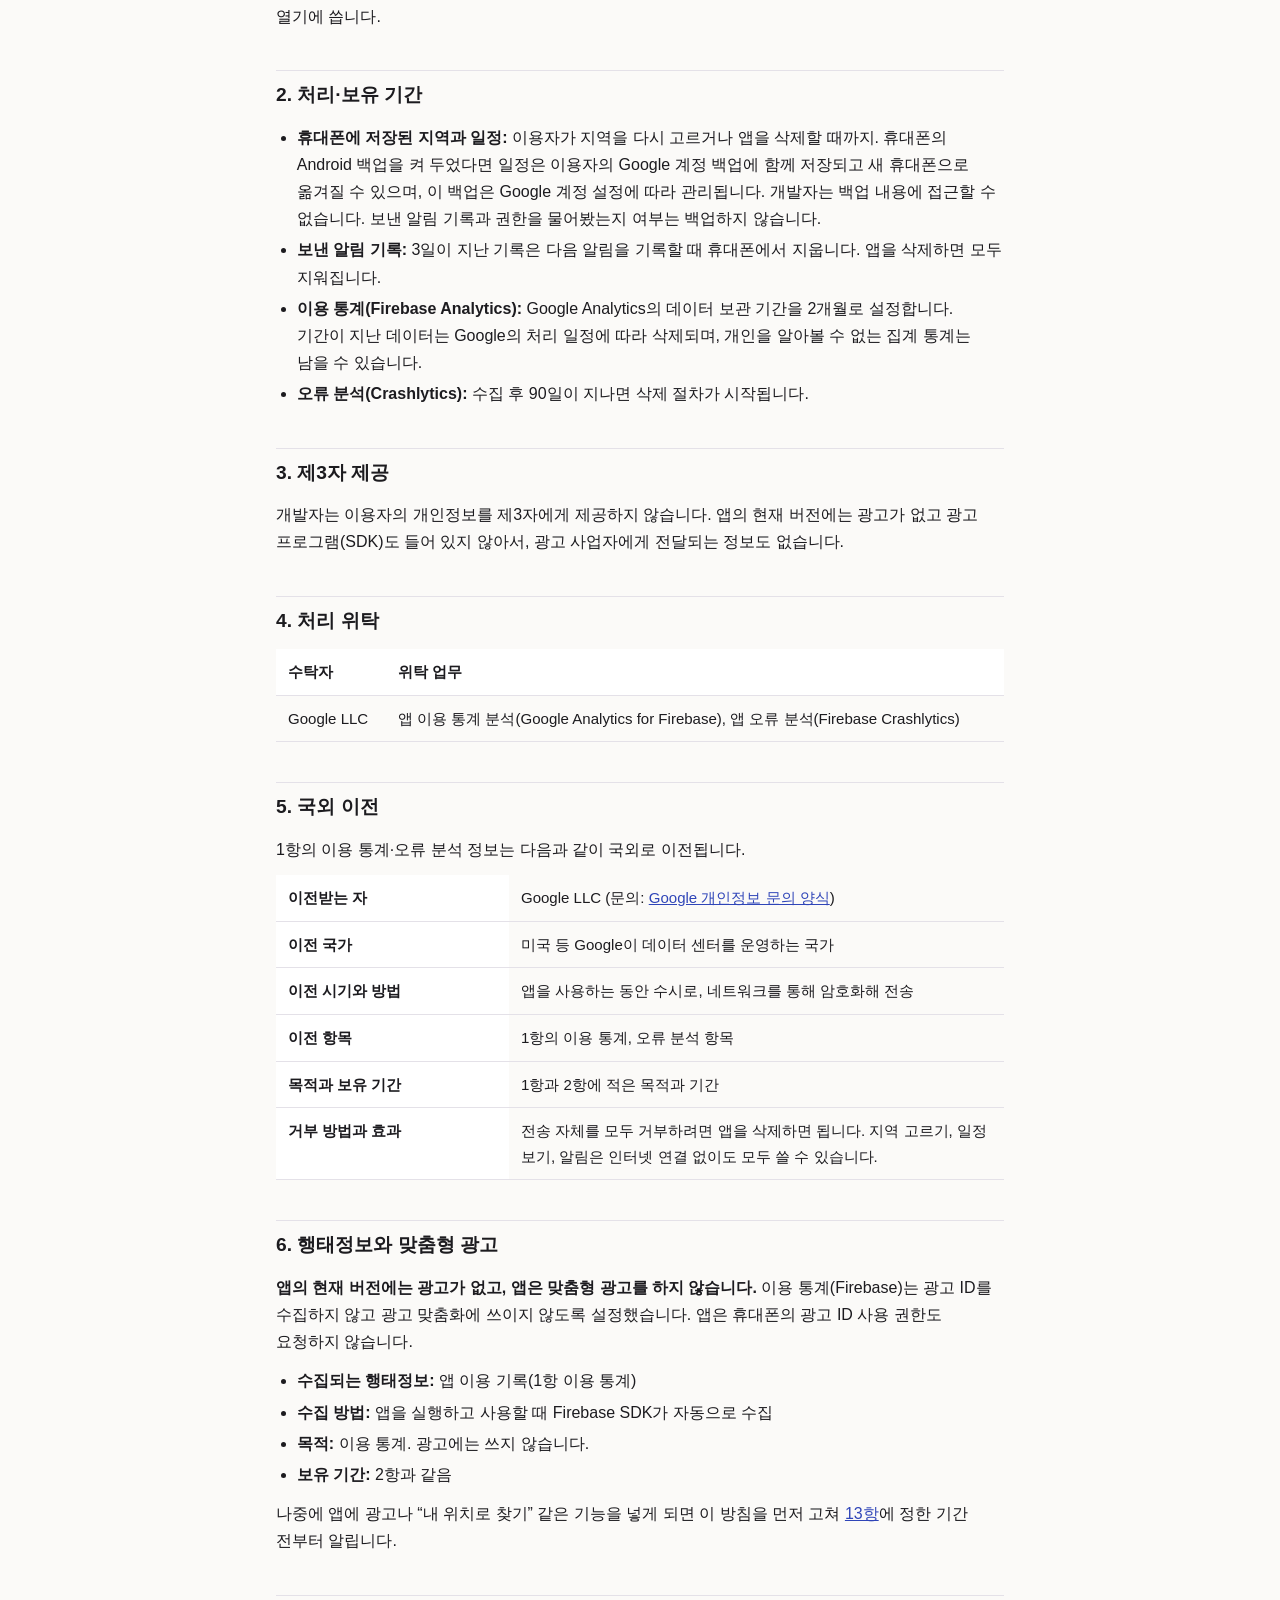
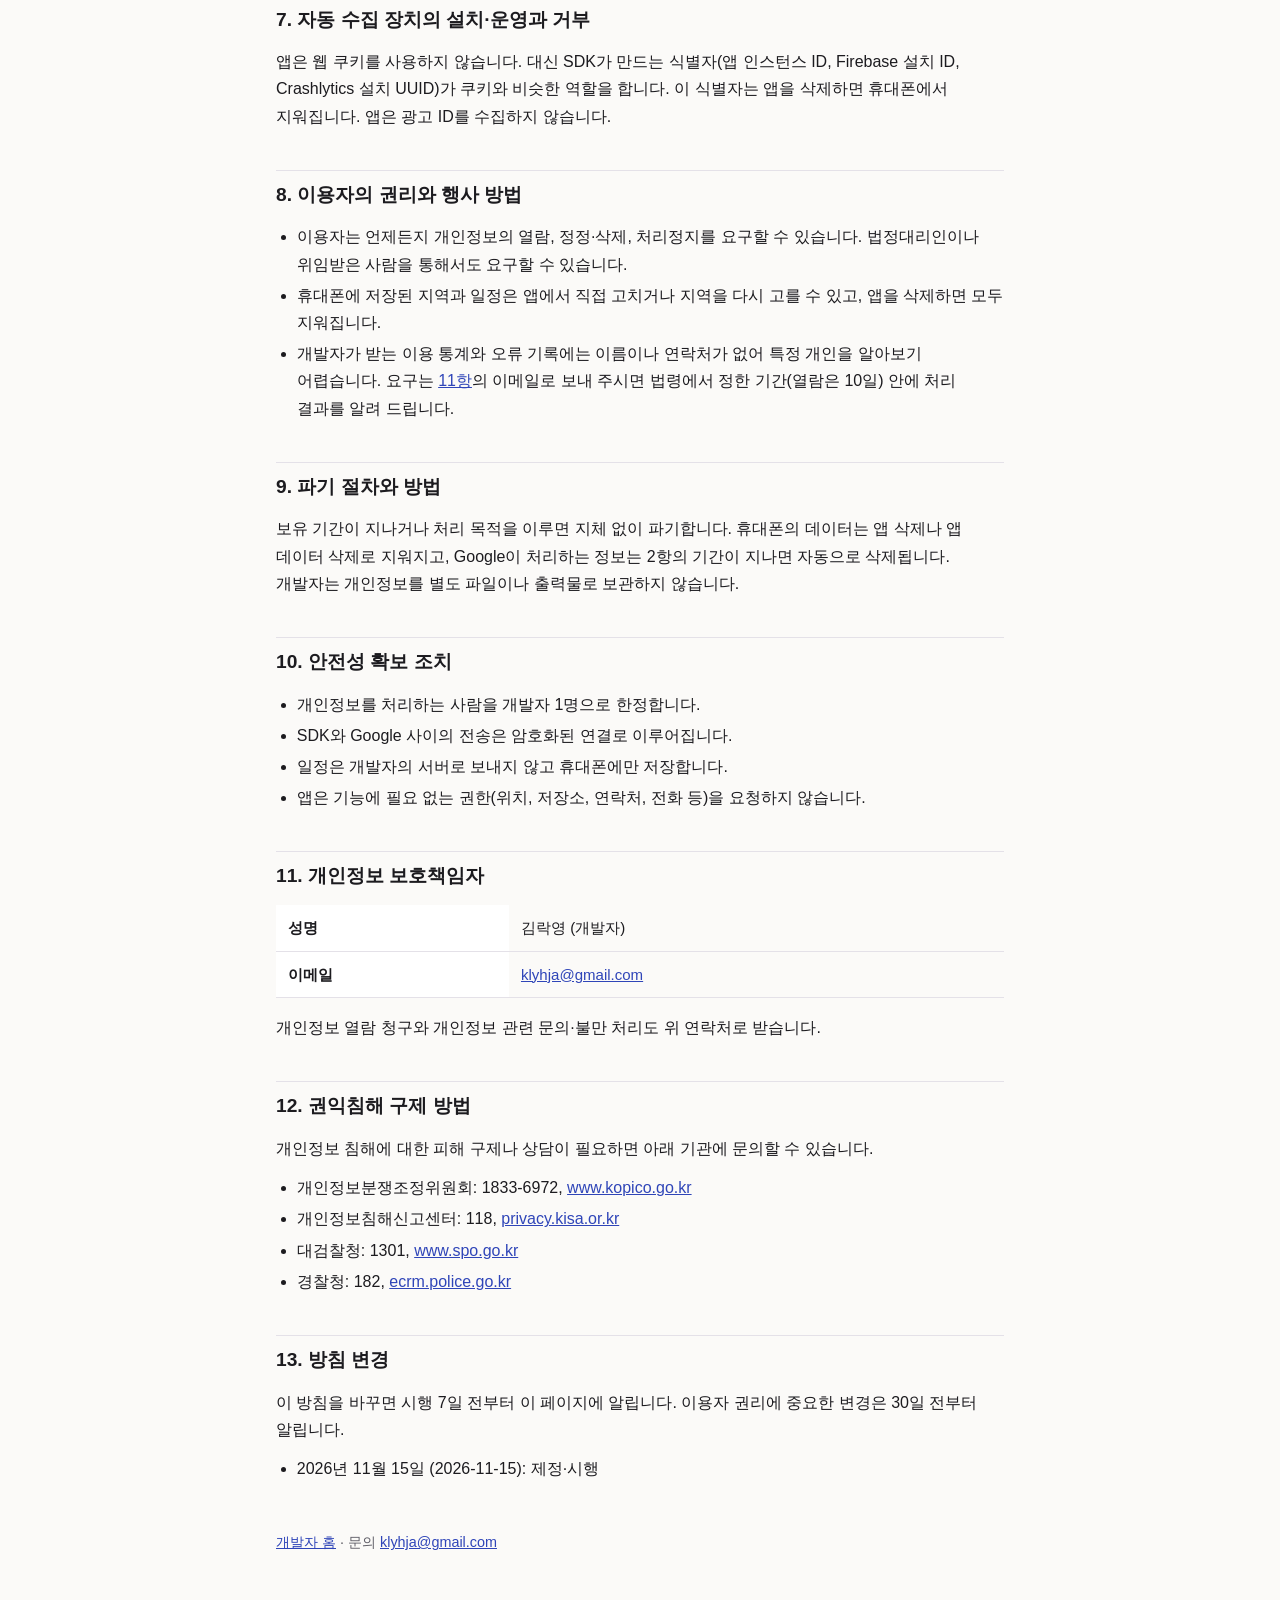
<file: privacy/wasteday-2026-11-15.html>
<!doctype html>
<html lang="ko">
<head>
  <meta charset="utf-8">
  <meta name="viewport" content="width=device-width, initial-scale=1">
  <title>분리수거 요일 알림 개인정보처리방침</title>
  <meta name="description" content="Android 앱 「분리수거 요일 알림」의 개인정보처리방침">
  <link rel="icon" href="data:,">
  <link rel="stylesheet" href="../assets/site.css">
</head>
<body>
<main>
  <h1>분리수거 요일 알림 개인정보처리방침</h1>
  <p class="muted">시행일 2026년 11월 15일 (2026-11-15) · 개발자 김락영</p>
  <p class="summary"><strong>이전 방침입니다.</strong> 2026년 11월 29일부터는 <a href="wasteday.html">현재 방침</a>이 적용됩니다.</p>

  <p>김락영(이하 “개발자”)은 Android 앱 「분리수거 요일 알림」(이하 “앱”)을 이용하는 분의 개인정보를 「개인정보 보호법」에 따라 보호하고, 관련 고충을 신속하게 처리하기 위해 이 개인정보처리방침을 둡니다. 앱은 정부·공공기관과 관계없는 개인이 만든 앱입니다.</p>

  <div class="summary">
    <strong>쉽게 말하면</strong>
    <ul>
      <li>가입이나 로그인이 없어요. 이름, 전화번호, 이메일, 주소를 묻지 않고, 위치 권한도 요청하지 않아요.</li>
      <li>내가 고른 동네와 쓰레기 내놓는 요일·시각은 <strong>내 휴대폰</strong>에 저장돼요. 휴대폰 백업을 켜 두었다면 내 Google 계정 백업에도 들어가요. 개발자는 볼 수 없어요.</li>
      <li>지금 버전에는 <strong>광고가 없어요.</strong> 광고 ID도 쓰지 않아요.</li>
      <li>앱이 잘 돌아가는지 보려고 고른 지역의 <strong>시도·시군구 이름</strong>(예: 대전광역시 유성구), 기능을 쓴 종류, 오류 기록이 Google로 가요. 동네 묶음 이름, 요일, 시각은 보내지 않아요.</li>
      <li>이 앱은 성인을 위해 만들었어요. 만 14세 미만 아동을 대상으로 하지 않아요.</li>
    </ul>
  </div>

  <nav class="toc" aria-label="목차">
    <ol>
      <li><a href="#items">처리하는 개인정보 항목과 목적</a></li>
      <li><a href="#retention">처리·보유 기간</a></li>
      <li><a href="#provision">제3자 제공</a></li>
      <li><a href="#entrust">처리 위탁</a></li>
      <li><a href="#overseas">국외 이전</a></li>
      <li><a href="#behavior">행태정보와 맞춤형 광고</a></li>
      <li><a href="#auto">자동 수집 장치의 설치·운영과 거부</a></li>
      <li><a href="#rights">이용자의 권리와 행사 방법</a></li>
      <li><a href="#destroy">파기 절차와 방법</a></li>
      <li><a href="#security">안전성 확보 조치</a></li>
      <li><a href="#officer">개인정보 보호책임자</a></li>
      <li><a href="#remedy">권익침해 구제 방법</a></li>
      <li><a href="#changes">방침 변경</a></li>
    </ol>
  </nav>

  <h2 id="items">1. 처리하는 개인정보 항목과 목적</h2>
  <div class="table-wrap">
    <table>
      <thead><tr><th>구분</th><th>항목</th><th>목적</th><th>처리하는 곳</th></tr></thead>
      <tbody>
        <tr>
          <td>앱 기능</td>
          <td>고른 지역(시도·시군구·동네 묶음)과 그 묶음의 공공데이터 값, 종류별(일반·음식물·재활용) 내놓는 요일·시각·알림 켜기, 요일 뜻 선택, 보낸 알림 기록, 알림 권한을 물어봤는지 여부</td>
          <td>내 일정 표시와 내놓는 날 알림</td>
          <td>이용자의 휴대폰 (개발자에게 전송하지 않음)</td>
        </tr>
        <tr>
          <td>이용 통계<br>(Google Analytics for Firebase)</td>
          <td>앱 인스턴스 ID, 기기 모델·운영체제, 대략적인 지역(국가·도시 수준), 앱 이용 기록(앱을 연 경로(바로 열기·알림), 고른 지역의 시도·시군구 이름, 일정 저장 방식(자료 그대로·고쳐서·직접 입력)과 켠 종류 수, 알림이 켜져 있는지와 꺼진 이유, 알림을 보낸 횟수와 늦게 보냈는지)</td>
          <td>서비스 개선을 위한 이용 통계</td>
          <td>Google LLC (위탁)</td>
        </tr>
        <tr>
          <td>오류 분석<br>(Firebase Crashlytics)</td>
          <td>Crashlytics 설치 UUID, Firebase 설치 ID, 오류 발생 기록, 기기 정보(모델, 운영체제, 메모리·저장 공간 상태), 앱 실행 세션 정보(Firebase Sessions: 세션 시작, 앱·기기 정보. 오류가 없어도 수집될 수 있음)</td>
          <td>앱 오류의 원인 파악과 수정</td>
          <td>Google LLC (위탁)</td>
        </tr>
      </tbody>
    </table>
  </div>
  <p>앱은 동네 묶음 이름, 내놓는 요일·시각을 이용 통계나 오류 분석에 보내지 않습니다. 지역별 배출 일정 자료(행정안전부 지방행정데이터)는 앱 안에 들어 있어, 지역을 고를 때 서버에 묻지 않습니다.</p>
  <p>앱은 알림 권한(내놓는 날 알림을 보내기 위한 것)을 요청합니다. 알림을 허용하지 않아도 일정 보기는 쓸 수 있습니다. 휴대폰을 다시 켠 뒤 알림을 다시 예약하려고 부팅 완료 신호를 받습니다. 위치·저장소·사진·연락처·전화·문자 권한은 요청하지 않습니다. [전화] 버튼은 번호가 채워진 전화 앱만 열고, 전화는 이용자가 직접 겁니다. 앱은 인터넷 연결을 이용 통계·오류 분석의 전송과 이 방침·자료 출처 링크 열기에 씁니다.</p>

  <h2 id="retention">2. 처리·보유 기간</h2>
  <ul>
    <li><strong>휴대폰에 저장된 지역과 일정:</strong> 이용자가 지역을 다시 고르거나 앱을 삭제할 때까지. 휴대폰의 Android 백업을 켜 두었다면 일정은 이용자의 Google 계정 백업에 함께 저장되고 새 휴대폰으로 옮겨질 수 있으며, 이 백업은 Google 계정 설정에 따라 관리됩니다. 개발자는 백업 내용에 접근할 수 없습니다. 보낸 알림 기록과 권한을 물어봤는지 여부는 백업하지 않습니다.</li>
    <li><strong>보낸 알림 기록:</strong> 3일이 지난 기록은 다음 알림을 기록할 때 휴대폰에서 지웁니다. 앱을 삭제하면 모두 지워집니다.</li>
    <li><strong>이용 통계(Firebase Analytics):</strong> Google Analytics의 데이터 보관 기간을 2개월로 설정합니다. 기간이 지난 데이터는 Google의 처리 일정에 따라 삭제되며, 개인을 알아볼 수 없는 집계 통계는 남을 수 있습니다.</li>
    <li><strong>오류 분석(Crashlytics):</strong> 수집 후 90일이 지나면 삭제 절차가 시작됩니다.</li>
  </ul>

  <h2 id="provision">3. 제3자 제공</h2>
  <p>개발자는 이용자의 개인정보를 제3자에게 제공하지 않습니다. 앱의 현재 버전에는 광고가 없고 광고 프로그램(SDK)도 들어 있지 않아서, 광고 사업자에게 전달되는 정보도 없습니다.</p>

  <h2 id="entrust">4. 처리 위탁</h2>
  <div class="table-wrap">
    <table>
      <thead><tr><th>수탁자</th><th>위탁 업무</th></tr></thead>
      <tbody>
        <tr><td>Google LLC</td><td>앱 이용 통계 분석(Google Analytics for Firebase), 앱 오류 분석(Firebase Crashlytics)</td></tr>
      </tbody>
    </table>
  </div>

  <h2 id="overseas">5. 국외 이전</h2>
  <p>1항의 이용 통계·오류 분석 정보는 다음과 같이 국외로 이전됩니다.</p>
  <div class="table-wrap">
    <table class="kv">
      <tbody>
        <tr><th>이전받는 자</th><td>Google LLC (문의: <a href="https://support.google.com/policies/contact/general_privacy_form">Google 개인정보 문의 양식</a>)</td></tr>
        <tr><th>이전 국가</th><td>미국 등 Google이 데이터 센터를 운영하는 국가</td></tr>
        <tr><th>이전 시기와 방법</th><td>앱을 사용하는 동안 수시로, 네트워크를 통해 암호화해 전송</td></tr>
        <tr><th>이전 항목</th><td>1항의 이용 통계, 오류 분석 항목</td></tr>
        <tr><th>목적과 보유 기간</th><td>1항과 2항에 적은 목적과 기간</td></tr>
        <tr><th>거부 방법과 효과</th><td>전송 자체를 모두 거부하려면 앱을 삭제하면 됩니다. 지역 고르기, 일정 보기, 알림은 인터넷 연결 없이도 모두 쓸 수 있습니다.</td></tr>
      </tbody>
    </table>
  </div>

  <h2 id="behavior">6. 행태정보와 맞춤형 광고</h2>
  <p><strong>앱의 현재 버전에는 광고가 없고, 앱은 맞춤형 광고를 하지 않습니다.</strong> 이용 통계(Firebase)는 광고 ID를 수집하지 않고 광고 맞춤화에 쓰이지 않도록 설정했습니다. 앱은 휴대폰의 광고 ID 사용 권한도 요청하지 않습니다.</p>
  <ul>
    <li><strong>수집되는 행태정보:</strong> 앱 이용 기록(1항 이용 통계)</li>
    <li><strong>수집 방법:</strong> 앱을 실행하고 사용할 때 Firebase SDK가 자동으로 수집</li>
    <li><strong>목적:</strong> 이용 통계. 광고에는 쓰지 않습니다.</li>
    <li><strong>보유 기간:</strong> 2항과 같음</li>
  </ul>
  <p>나중에 앱에 광고나 “내 위치로 찾기” 같은 기능을 넣게 되면 이 방침을 먼저 고쳐 <a href="#changes">13항</a>에 정한 기간 전부터 알립니다.</p>

  <h2 id="auto">7. 자동 수집 장치의 설치·운영과 거부</h2>
  <p>앱은 웹 쿠키를 사용하지 않습니다. 대신 SDK가 만드는 식별자(앱 인스턴스 ID, Firebase 설치 ID, Crashlytics 설치 UUID)가 쿠키와 비슷한 역할을 합니다. 이 식별자는 앱을 삭제하면 휴대폰에서 지워집니다. 앱은 광고 ID를 수집하지 않습니다.</p>

  <h2 id="rights">8. 이용자의 권리와 행사 방법</h2>
  <ul>
    <li>이용자는 언제든지 개인정보의 열람, 정정·삭제, 처리정지를 요구할 수 있습니다. 법정대리인이나 위임받은 사람을 통해서도 요구할 수 있습니다.</li>
    <li>휴대폰에 저장된 지역과 일정은 앱에서 직접 고치거나 지역을 다시 고를 수 있고, 앱을 삭제하면 모두 지워집니다.</li>
    <li>개발자가 받는 이용 통계와 오류 기록에는 이름이나 연락처가 없어 특정 개인을 알아보기 어렵습니다. 요구는 <a href="#officer">11항</a>의 이메일로 보내 주시면 법령에서 정한 기간(열람은 10일) 안에 처리 결과를 알려 드립니다.</li>
  </ul>

  <h2 id="destroy">9. 파기 절차와 방법</h2>
  <p>보유 기간이 지나거나 처리 목적을 이루면 지체 없이 파기합니다. 휴대폰의 데이터는 앱 삭제나 앱 데이터 삭제로 지워지고, Google이 처리하는 정보는 2항의 기간이 지나면 자동으로 삭제됩니다. 개발자는 개인정보를 별도 파일이나 출력물로 보관하지 않습니다.</p>

  <h2 id="security">10. 안전성 확보 조치</h2>
  <ul>
    <li>개인정보를 처리하는 사람을 개발자 1명으로 한정합니다.</li>
    <li>SDK와 Google 사이의 전송은 암호화된 연결로 이루어집니다.</li>
    <li>일정은 개발자의 서버로 보내지 않고 휴대폰에만 저장합니다.</li>
    <li>앱은 기능에 필요 없는 권한(위치, 저장소, 연락처, 전화 등)을 요청하지 않습니다.</li>
  </ul>

  <h2 id="officer">11. 개인정보 보호책임자</h2>
  <div class="table-wrap">
    <table class="kv">
      <tbody>
        <tr><th>성명</th><td>김락영 (개발자)</td></tr>
        <tr><th>이메일</th><td><a href="mailto:klyhja@gmail.com">klyhja@gmail.com</a></td></tr>
      </tbody>
    </table>
  </div>
  <p>개인정보 열람 청구와 개인정보 관련 문의·불만 처리도 위 연락처로 받습니다.</p>

  <h2 id="remedy">12. 권익침해 구제 방법</h2>
  <p>개인정보 침해에 대한 피해 구제나 상담이 필요하면 아래 기관에 문의할 수 있습니다.</p>
  <ul>
    <li>개인정보분쟁조정위원회: 1833-6972, <a href="https://www.kopico.go.kr">www.kopico.go.kr</a></li>
    <li>개인정보침해신고센터: 118, <a href="https://privacy.kisa.or.kr">privacy.kisa.or.kr</a></li>
    <li>대검찰청: 1301, <a href="https://www.spo.go.kr">www.spo.go.kr</a></li>
    <li>경찰청: 182, <a href="https://ecrm.police.go.kr">ecrm.police.go.kr</a></li>
  </ul>

  <h2 id="changes">13. 방침 변경</h2>
  <p>이 방침을 바꾸면 시행 7일 전부터 이 페이지에 알립니다. 이용자 권리에 중요한 변경은 30일 전부터 알립니다.</p>
  <ul>
    <li>2026년 11월 15일 (2026-11-15): 제정·시행</li>
  </ul>

  <footer>
    <a href="../">개발자 홈</a> · 문의 <a href="mailto:klyhja@gmail.com">klyhja@gmail.com</a>
  </footer>
</main>
</body>
</html>
</file>
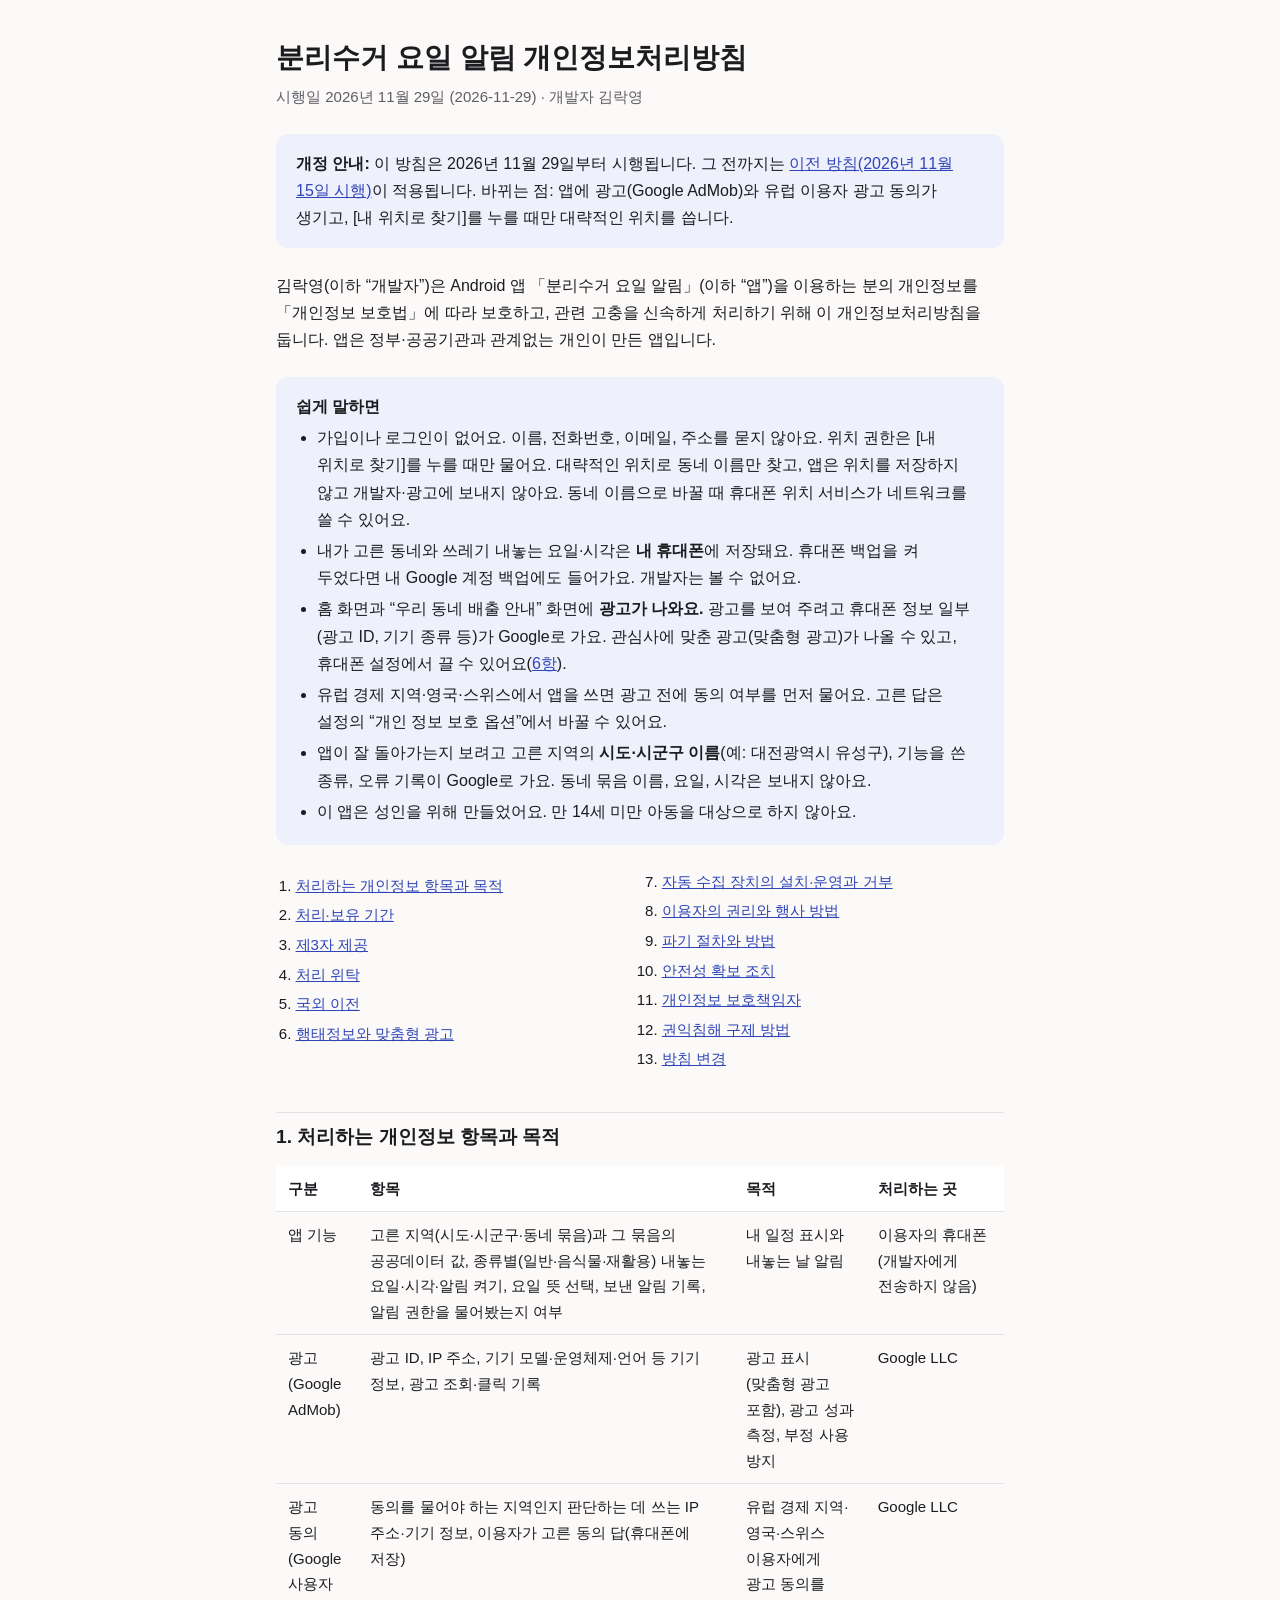
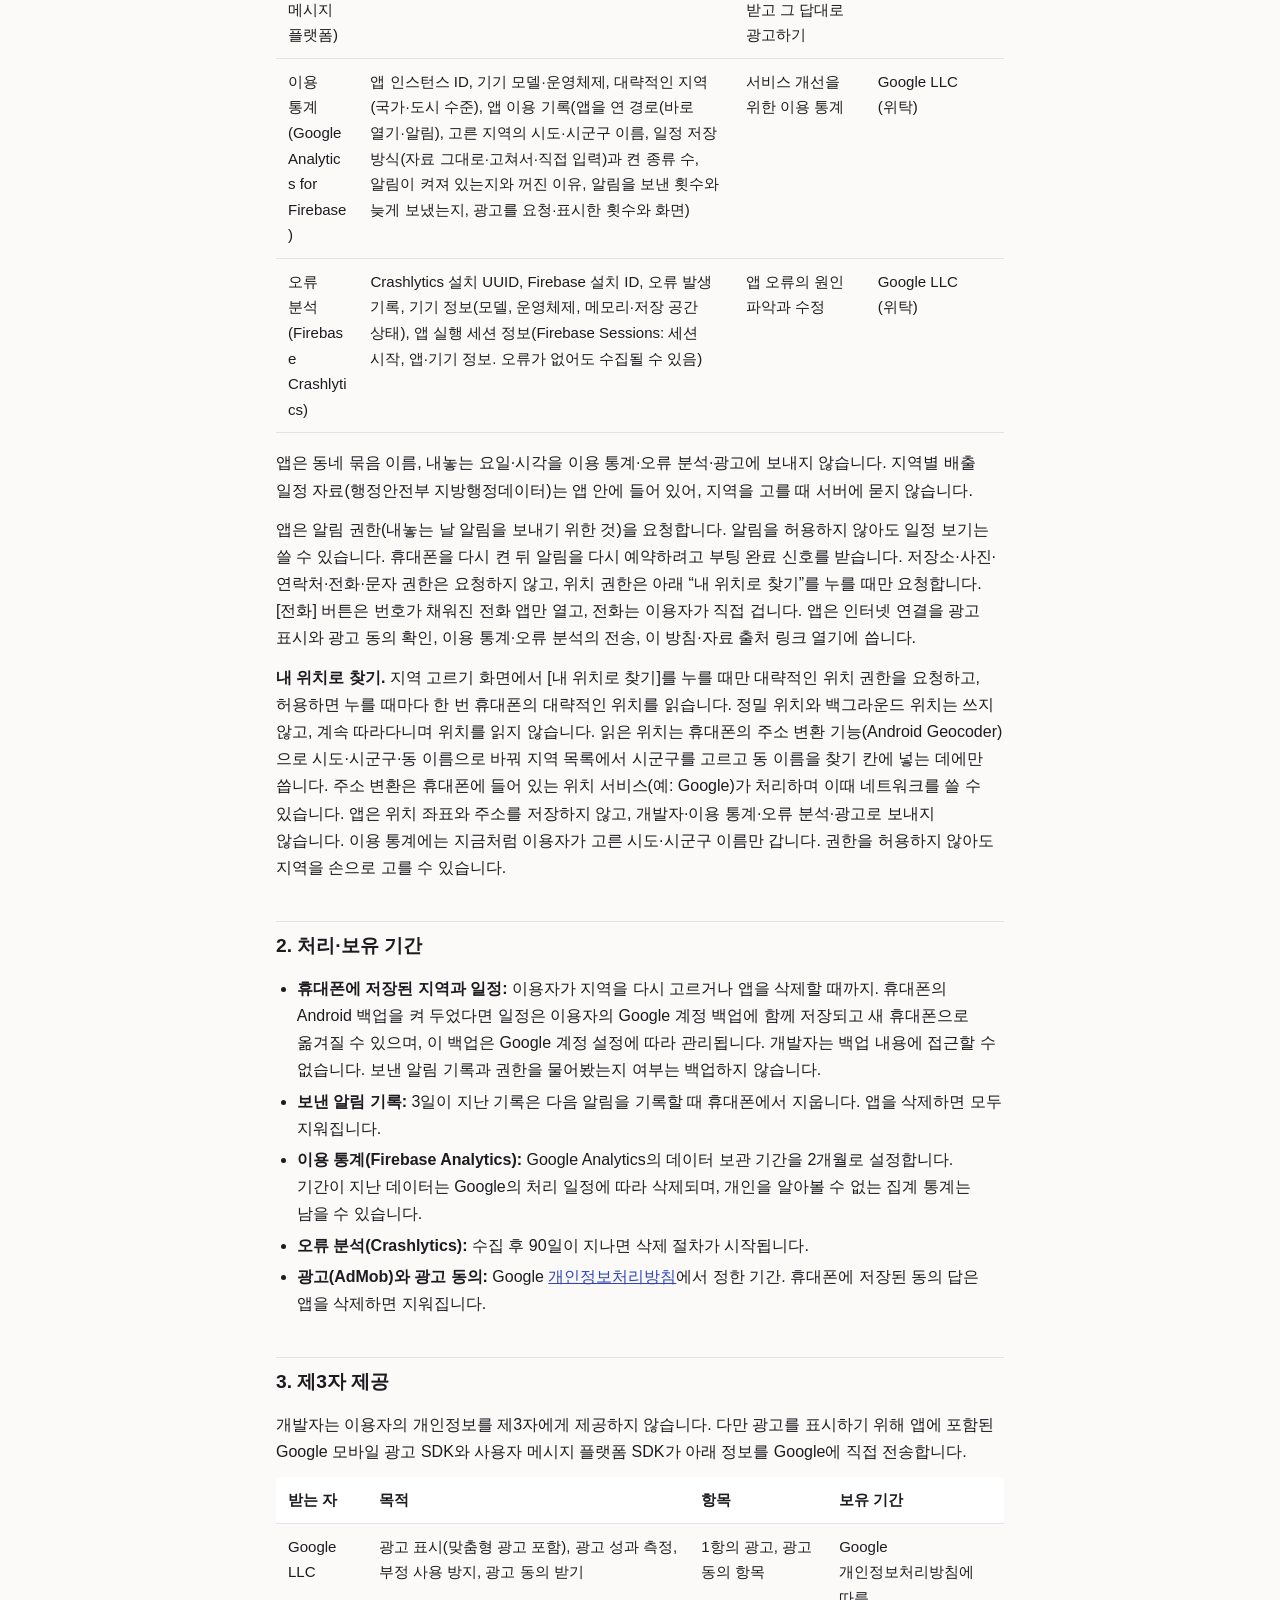
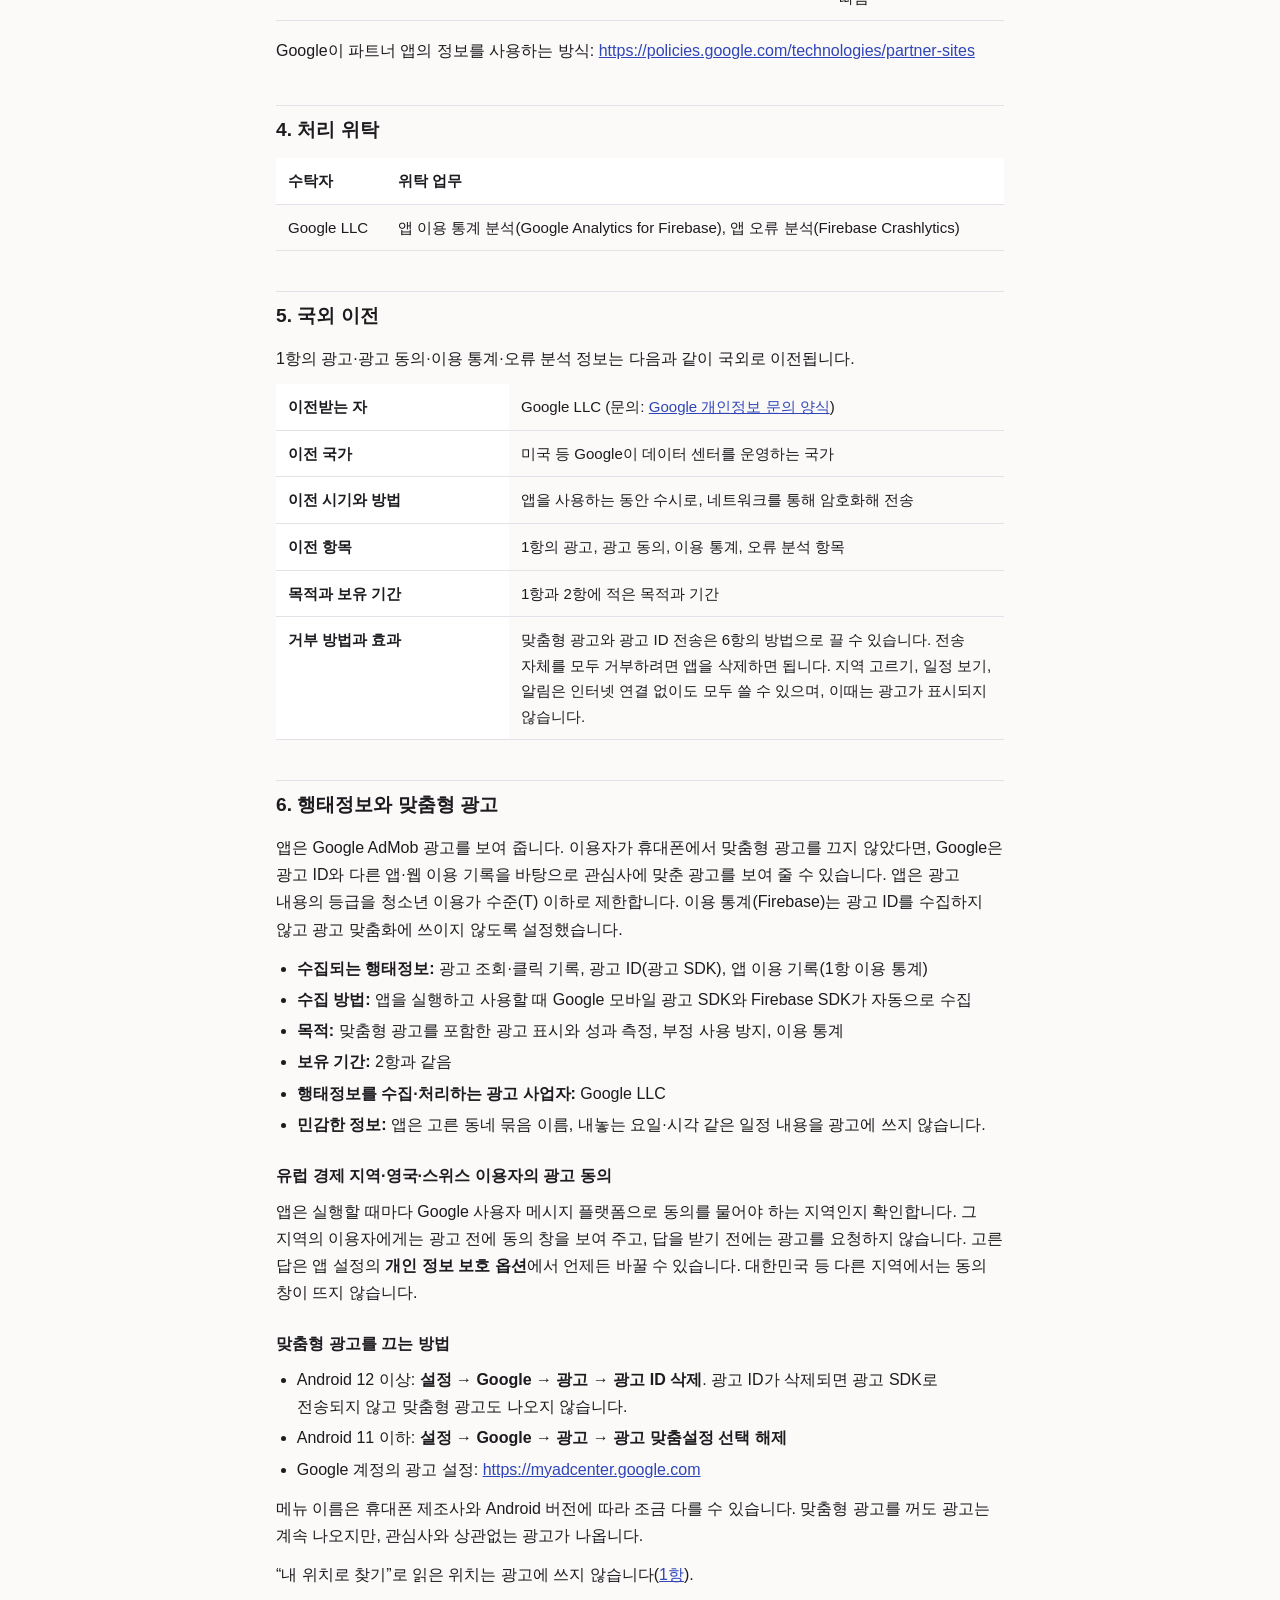
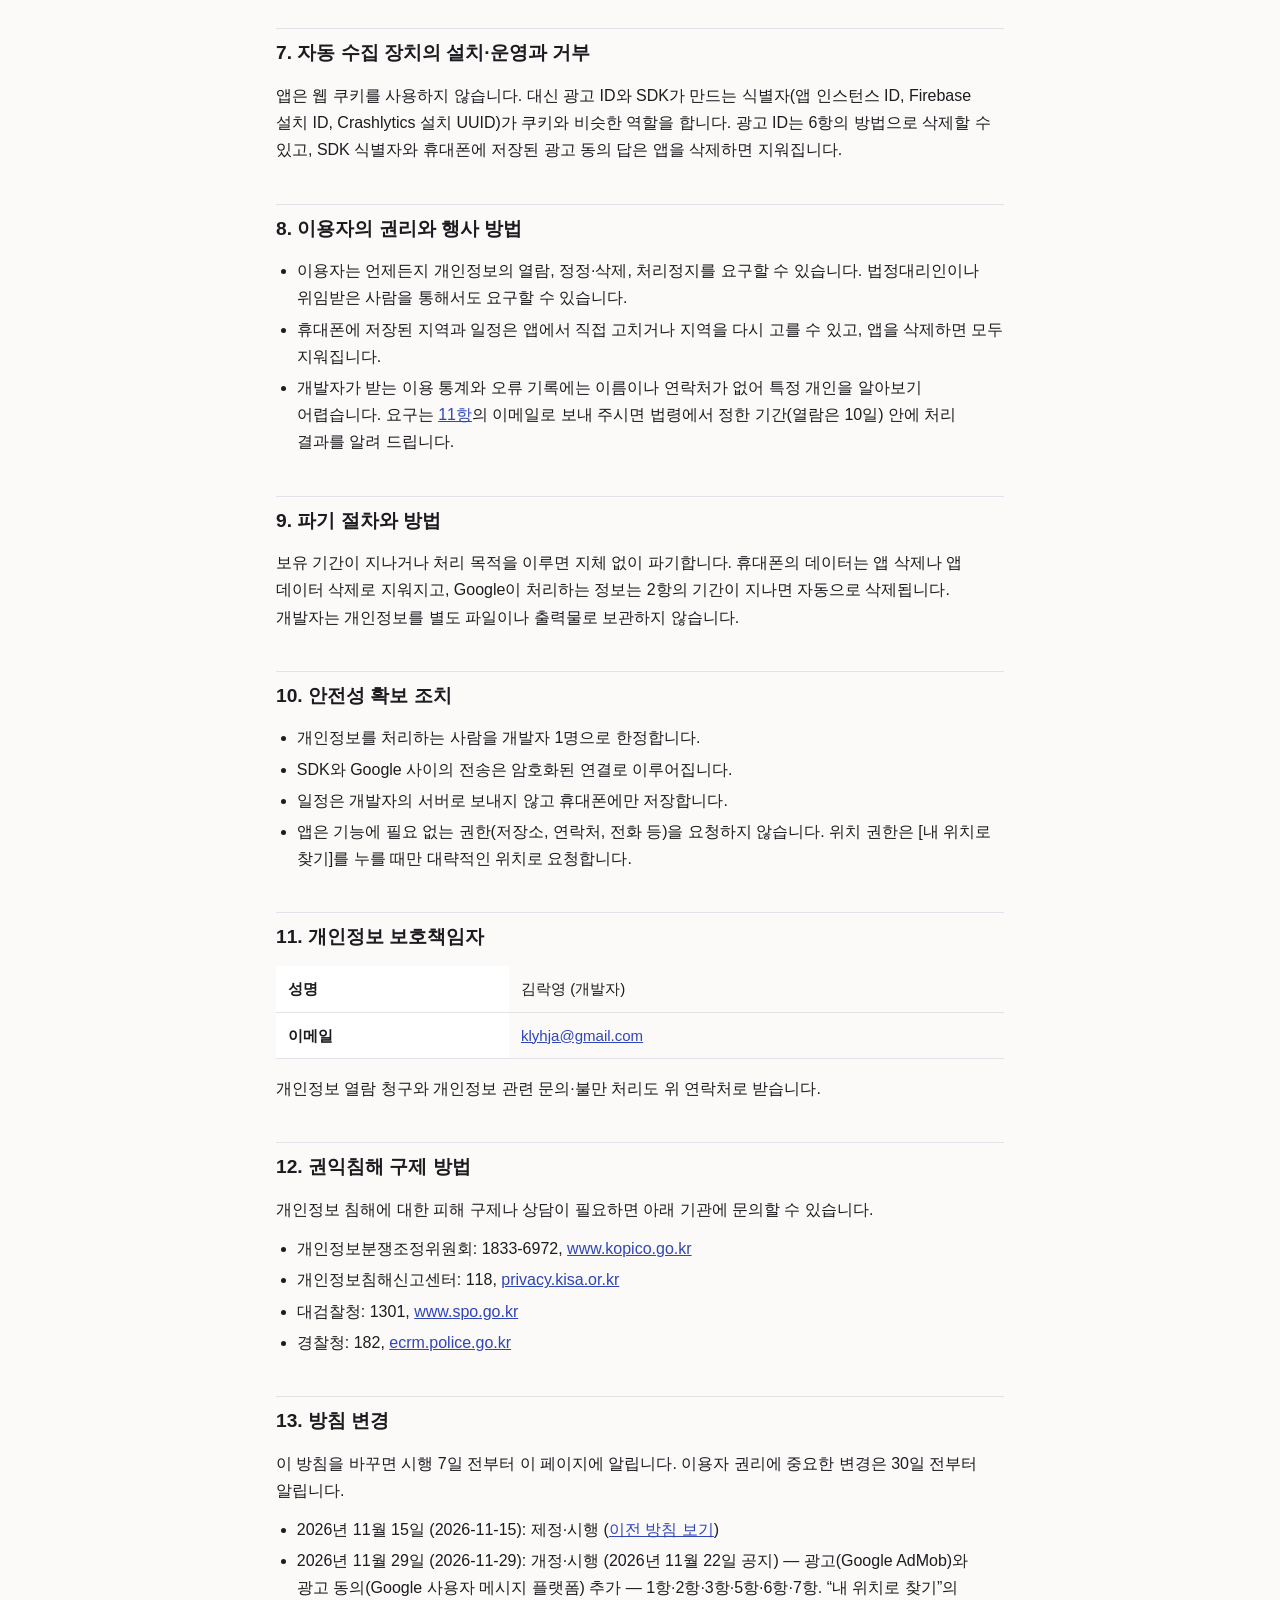
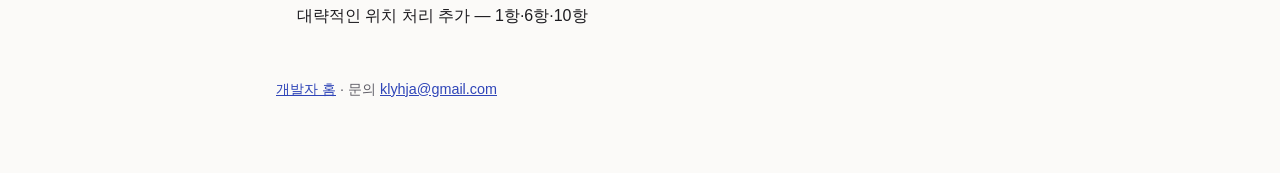
<file: privacy/wasteday.html>
<!doctype html>
<html lang="ko">
<head>
  <meta charset="utf-8">
  <meta name="viewport" content="width=device-width, initial-scale=1">
  <title>분리수거 요일 알림 개인정보처리방침</title>
  <meta name="description" content="Android 앱 「분리수거 요일 알림」의 개인정보처리방침">
  <link rel="icon" href="data:,">
  <link rel="stylesheet" href="../assets/site.css">
</head>
<body>
<main>
  <h1>분리수거 요일 알림 개인정보처리방침</h1>
  <p class="muted">시행일 2026년 11월 29일 (2026-11-29) · 개발자 김락영</p>
  <p class="summary"><strong>개정 안내:</strong> 이 방침은 2026년 11월 29일부터 시행됩니다. 그 전까지는 <a href="wasteday-2026-11-15.html">이전 방침(2026년 11월 15일 시행)</a>이 적용됩니다. 바뀌는 점: 앱에 광고(Google AdMob)와 유럽 이용자 광고 동의가 생기고, [내 위치로 찾기]를 누를 때만 대략적인 위치를 씁니다.</p>

  <p>김락영(이하 “개발자”)은 Android 앱 「분리수거 요일 알림」(이하 “앱”)을 이용하는 분의 개인정보를 「개인정보 보호법」에 따라 보호하고, 관련 고충을 신속하게 처리하기 위해 이 개인정보처리방침을 둡니다. 앱은 정부·공공기관과 관계없는 개인이 만든 앱입니다.</p>

  <div class="summary">
    <strong>쉽게 말하면</strong>
    <ul>
      <li>가입이나 로그인이 없어요. 이름, 전화번호, 이메일, 주소를 묻지 않아요. 위치 권한은 [내 위치로 찾기]를 누를 때만 물어요. 대략적인 위치로 동네 이름만 찾고, 앱은 위치를 저장하지 않고 개발자·광고에 보내지 않아요. 동네 이름으로 바꿀 때 휴대폰 위치 서비스가 네트워크를 쓸 수 있어요.</li>
      <li>내가 고른 동네와 쓰레기 내놓는 요일·시각은 <strong>내 휴대폰</strong>에 저장돼요. 휴대폰 백업을 켜 두었다면 내 Google 계정 백업에도 들어가요. 개발자는 볼 수 없어요.</li>
      <li>홈 화면과 “우리 동네 배출 안내” 화면에 <strong>광고가 나와요.</strong> 광고를 보여 주려고 휴대폰 정보 일부(광고 ID, 기기 종류 등)가 Google로 가요. 관심사에 맞춘 광고(맞춤형 광고)가 나올 수 있고, 휴대폰 설정에서 끌 수 있어요(<a href="#behavior">6항</a>).</li>
      <li>유럽 경제 지역·영국·스위스에서 앱을 쓰면 광고 전에 동의 여부를 먼저 물어요. 고른 답은 설정의 “개인 정보 보호 옵션”에서 바꿀 수 있어요.</li>
      <li>앱이 잘 돌아가는지 보려고 고른 지역의 <strong>시도·시군구 이름</strong>(예: 대전광역시 유성구), 기능을 쓴 종류, 오류 기록이 Google로 가요. 동네 묶음 이름, 요일, 시각은 보내지 않아요.</li>
      <li>이 앱은 성인을 위해 만들었어요. 만 14세 미만 아동을 대상으로 하지 않아요.</li>
    </ul>
  </div>

  <nav class="toc" aria-label="목차">
    <ol>
      <li><a href="#items">처리하는 개인정보 항목과 목적</a></li>
      <li><a href="#retention">처리·보유 기간</a></li>
      <li><a href="#provision">제3자 제공</a></li>
      <li><a href="#entrust">처리 위탁</a></li>
      <li><a href="#overseas">국외 이전</a></li>
      <li><a href="#behavior">행태정보와 맞춤형 광고</a></li>
      <li><a href="#auto">자동 수집 장치의 설치·운영과 거부</a></li>
      <li><a href="#rights">이용자의 권리와 행사 방법</a></li>
      <li><a href="#destroy">파기 절차와 방법</a></li>
      <li><a href="#security">안전성 확보 조치</a></li>
      <li><a href="#officer">개인정보 보호책임자</a></li>
      <li><a href="#remedy">권익침해 구제 방법</a></li>
      <li><a href="#changes">방침 변경</a></li>
    </ol>
  </nav>

  <h2 id="items">1. 처리하는 개인정보 항목과 목적</h2>
  <div class="table-wrap">
    <table>
      <thead><tr><th>구분</th><th>항목</th><th>목적</th><th>처리하는 곳</th></tr></thead>
      <tbody>
        <tr>
          <td>앱 기능</td>
          <td>고른 지역(시도·시군구·동네 묶음)과 그 묶음의 공공데이터 값, 종류별(일반·음식물·재활용) 내놓는 요일·시각·알림 켜기, 요일 뜻 선택, 보낸 알림 기록, 알림 권한을 물어봤는지 여부</td>
          <td>내 일정 표시와 내놓는 날 알림</td>
          <td>이용자의 휴대폰 (개발자에게 전송하지 않음)</td>
        </tr>
        <tr>
          <td>광고<br>(Google AdMob)</td>
          <td>광고 ID, IP 주소, 기기 모델·운영체제·언어 등 기기 정보, 광고 조회·클릭 기록</td>
          <td>광고 표시(맞춤형 광고 포함), 광고 성과 측정, 부정 사용 방지</td>
          <td>Google LLC</td>
        </tr>
        <tr>
          <td>광고 동의<br>(Google 사용자 메시지 플랫폼)</td>
          <td>동의를 물어야 하는 지역인지 판단하는 데 쓰는 IP 주소·기기 정보, 이용자가 고른 동의 답(휴대폰에 저장)</td>
          <td>유럽 경제 지역·영국·스위스 이용자에게 광고 동의를 받고 그 답대로 광고하기</td>
          <td>Google LLC</td>
        </tr>
        <tr>
          <td>이용 통계<br>(Google Analytics for Firebase)</td>
          <td>앱 인스턴스 ID, 기기 모델·운영체제, 대략적인 지역(국가·도시 수준), 앱 이용 기록(앱을 연 경로(바로 열기·알림), 고른 지역의 시도·시군구 이름, 일정 저장 방식(자료 그대로·고쳐서·직접 입력)과 켠 종류 수, 알림이 켜져 있는지와 꺼진 이유, 알림을 보낸 횟수와 늦게 보냈는지, 광고를 요청·표시한 횟수와 화면)</td>
          <td>서비스 개선을 위한 이용 통계</td>
          <td>Google LLC (위탁)</td>
        </tr>
        <tr>
          <td>오류 분석<br>(Firebase Crashlytics)</td>
          <td>Crashlytics 설치 UUID, Firebase 설치 ID, 오류 발생 기록, 기기 정보(모델, 운영체제, 메모리·저장 공간 상태), 앱 실행 세션 정보(Firebase Sessions: 세션 시작, 앱·기기 정보. 오류가 없어도 수집될 수 있음)</td>
          <td>앱 오류의 원인 파악과 수정</td>
          <td>Google LLC (위탁)</td>
        </tr>
      </tbody>
    </table>
  </div>
  <p>앱은 동네 묶음 이름, 내놓는 요일·시각을 이용 통계·오류 분석·광고에 보내지 않습니다. 지역별 배출 일정 자료(행정안전부 지방행정데이터)는 앱 안에 들어 있어, 지역을 고를 때 서버에 묻지 않습니다.</p>
  <p>앱은 알림 권한(내놓는 날 알림을 보내기 위한 것)을 요청합니다. 알림을 허용하지 않아도 일정 보기는 쓸 수 있습니다. 휴대폰을 다시 켠 뒤 알림을 다시 예약하려고 부팅 완료 신호를 받습니다. 저장소·사진·연락처·전화·문자 권한은 요청하지 않고, 위치 권한은 아래 “내 위치로 찾기”를 누를 때만 요청합니다. [전화] 버튼은 번호가 채워진 전화 앱만 열고, 전화는 이용자가 직접 겁니다. 앱은 인터넷 연결을 광고 표시와 광고 동의 확인, 이용 통계·오류 분석의 전송, 이 방침·자료 출처 링크 열기에 씁니다.</p>
  <p><strong>내 위치로 찾기.</strong> 지역 고르기 화면에서 [내 위치로 찾기]를 누를 때만 대략적인 위치 권한을 요청하고, 허용하면 누를 때마다 한 번 휴대폰의 대략적인 위치를 읽습니다. 정밀 위치와 백그라운드 위치는 쓰지 않고, 계속 따라다니며 위치를 읽지 않습니다. 읽은 위치는 휴대폰의 주소 변환 기능(Android Geocoder)으로 시도·시군구·동 이름으로 바꿔 지역 목록에서 시군구를 고르고 동 이름을 찾기 칸에 넣는 데에만 씁니다. 주소 변환은 휴대폰에 들어 있는 위치 서비스(예: Google)가 처리하며 이때 네트워크를 쓸 수 있습니다. 앱은 위치 좌표와 주소를 저장하지 않고, 개발자·이용 통계·오류 분석·광고로 보내지 않습니다. 이용 통계에는 지금처럼 이용자가 고른 시도·시군구 이름만 갑니다. 권한을 허용하지 않아도 지역을 손으로 고를 수 있습니다.</p>

  <h2 id="retention">2. 처리·보유 기간</h2>
  <ul>
    <li><strong>휴대폰에 저장된 지역과 일정:</strong> 이용자가 지역을 다시 고르거나 앱을 삭제할 때까지. 휴대폰의 Android 백업을 켜 두었다면 일정은 이용자의 Google 계정 백업에 함께 저장되고 새 휴대폰으로 옮겨질 수 있으며, 이 백업은 Google 계정 설정에 따라 관리됩니다. 개발자는 백업 내용에 접근할 수 없습니다. 보낸 알림 기록과 권한을 물어봤는지 여부는 백업하지 않습니다.</li>
    <li><strong>보낸 알림 기록:</strong> 3일이 지난 기록은 다음 알림을 기록할 때 휴대폰에서 지웁니다. 앱을 삭제하면 모두 지워집니다.</li>
    <li><strong>이용 통계(Firebase Analytics):</strong> Google Analytics의 데이터 보관 기간을 2개월로 설정합니다. 기간이 지난 데이터는 Google의 처리 일정에 따라 삭제되며, 개인을 알아볼 수 없는 집계 통계는 남을 수 있습니다.</li>
    <li><strong>오류 분석(Crashlytics):</strong> 수집 후 90일이 지나면 삭제 절차가 시작됩니다.</li>
    <li><strong>광고(AdMob)와 광고 동의:</strong> Google <a href="https://policies.google.com/privacy?hl=ko">개인정보처리방침</a>에서 정한 기간. 휴대폰에 저장된 동의 답은 앱을 삭제하면 지워집니다.</li>
  </ul>

  <h2 id="provision">3. 제3자 제공</h2>
  <p>개발자는 이용자의 개인정보를 제3자에게 제공하지 않습니다. 다만 광고를 표시하기 위해 앱에 포함된 Google 모바일 광고 SDK와 사용자 메시지 플랫폼 SDK가 아래 정보를 Google에 직접 전송합니다.</p>
  <div class="table-wrap">
    <table>
      <thead><tr><th>받는 자</th><th>목적</th><th>항목</th><th>보유 기간</th></tr></thead>
      <tbody>
        <tr>
          <td>Google LLC</td>
          <td>광고 표시(맞춤형 광고 포함), 광고 성과 측정, 부정 사용 방지, 광고 동의 받기</td>
          <td>1항의 광고, 광고 동의 항목</td>
          <td>Google 개인정보처리방침에 따름</td>
        </tr>
      </tbody>
    </table>
  </div>
  <p>Google이 파트너 앱의 정보를 사용하는 방식: <a href="https://policies.google.com/technologies/partner-sites?hl=ko">https://policies.google.com/technologies/partner-sites</a></p>

  <h2 id="entrust">4. 처리 위탁</h2>
  <div class="table-wrap">
    <table>
      <thead><tr><th>수탁자</th><th>위탁 업무</th></tr></thead>
      <tbody>
        <tr><td>Google LLC</td><td>앱 이용 통계 분석(Google Analytics for Firebase), 앱 오류 분석(Firebase Crashlytics)</td></tr>
      </tbody>
    </table>
  </div>

  <h2 id="overseas">5. 국외 이전</h2>
  <p>1항의 광고·광고 동의·이용 통계·오류 분석 정보는 다음과 같이 국외로 이전됩니다.</p>
  <div class="table-wrap">
    <table class="kv">
      <tbody>
        <tr><th>이전받는 자</th><td>Google LLC (문의: <a href="https://support.google.com/policies/contact/general_privacy_form">Google 개인정보 문의 양식</a>)</td></tr>
        <tr><th>이전 국가</th><td>미국 등 Google이 데이터 센터를 운영하는 국가</td></tr>
        <tr><th>이전 시기와 방법</th><td>앱을 사용하는 동안 수시로, 네트워크를 통해 암호화해 전송</td></tr>
        <tr><th>이전 항목</th><td>1항의 광고, 광고 동의, 이용 통계, 오류 분석 항목</td></tr>
        <tr><th>목적과 보유 기간</th><td>1항과 2항에 적은 목적과 기간</td></tr>
        <tr><th>거부 방법과 효과</th><td>맞춤형 광고와 광고 ID 전송은 6항의 방법으로 끌 수 있습니다. 전송 자체를 모두 거부하려면 앱을 삭제하면 됩니다. 지역 고르기, 일정 보기, 알림은 인터넷 연결 없이도 모두 쓸 수 있으며, 이때는 광고가 표시되지 않습니다.</td></tr>
      </tbody>
    </table>
  </div>

  <h2 id="behavior">6. 행태정보와 맞춤형 광고</h2>
  <p>앱은 Google AdMob 광고를 보여 줍니다. 이용자가 휴대폰에서 맞춤형 광고를 끄지 않았다면, Google은 광고 ID와 다른 앱·웹 이용 기록을 바탕으로 관심사에 맞춘 광고를 보여 줄 수 있습니다. 앱은 광고 내용의 등급을 청소년 이용가 수준(T) 이하로 제한합니다. 이용 통계(Firebase)는 광고 ID를 수집하지 않고 광고 맞춤화에 쓰이지 않도록 설정했습니다.</p>
  <ul>
    <li><strong>수집되는 행태정보:</strong> 광고 조회·클릭 기록, 광고 ID(광고 SDK), 앱 이용 기록(1항 이용 통계)</li>
    <li><strong>수집 방법:</strong> 앱을 실행하고 사용할 때 Google 모바일 광고 SDK와 Firebase SDK가 자동으로 수집</li>
    <li><strong>목적:</strong> 맞춤형 광고를 포함한 광고 표시와 성과 측정, 부정 사용 방지, 이용 통계</li>
    <li><strong>보유 기간:</strong> 2항과 같음</li>
    <li><strong>행태정보를 수집·처리하는 광고 사업자:</strong> Google LLC</li>
    <li><strong>민감한 정보:</strong> 앱은 고른 동네 묶음 이름, 내놓는 요일·시각 같은 일정 내용을 광고에 쓰지 않습니다.</li>
  </ul>
  <h3>유럽 경제 지역·영국·스위스 이용자의 광고 동의</h3>
  <p>앱은 실행할 때마다 Google 사용자 메시지 플랫폼으로 동의를 물어야 하는 지역인지 확인합니다. 그 지역의 이용자에게는 광고 전에 동의 창을 보여 주고, 답을 받기 전에는 광고를 요청하지 않습니다. 고른 답은 앱 설정의 <strong>개인 정보 보호 옵션</strong>에서 언제든 바꿀 수 있습니다. 대한민국 등 다른 지역에서는 동의 창이 뜨지 않습니다.</p>
  <h3>맞춤형 광고를 끄는 방법</h3>
  <ul>
    <li>Android 12 이상: <strong>설정 → Google → 광고 → 광고 ID 삭제</strong>. 광고 ID가 삭제되면 광고 SDK로 전송되지 않고 맞춤형 광고도 나오지 않습니다.</li>
    <li>Android 11 이하: <strong>설정 → Google → 광고 → 광고 맞춤설정 선택 해제</strong></li>
    <li>Google 계정의 광고 설정: <a href="https://myadcenter.google.com/?hl=ko">https://myadcenter.google.com</a></li>
  </ul>
  <p>메뉴 이름은 휴대폰 제조사와 Android 버전에 따라 조금 다를 수 있습니다. 맞춤형 광고를 꺼도 광고는 계속 나오지만, 관심사와 상관없는 광고가 나옵니다.</p>
  <p>“내 위치로 찾기”로 읽은 위치는 광고에 쓰지 않습니다(<a href="#items">1항</a>).</p>

  <h2 id="auto">7. 자동 수집 장치의 설치·운영과 거부</h2>
  <p>앱은 웹 쿠키를 사용하지 않습니다. 대신 광고 ID와 SDK가 만드는 식별자(앱 인스턴스 ID, Firebase 설치 ID, Crashlytics 설치 UUID)가 쿠키와 비슷한 역할을 합니다. 광고 ID는 6항의 방법으로 삭제할 수 있고, SDK 식별자와 휴대폰에 저장된 광고 동의 답은 앱을 삭제하면 지워집니다.</p>

  <h2 id="rights">8. 이용자의 권리와 행사 방법</h2>
  <ul>
    <li>이용자는 언제든지 개인정보의 열람, 정정·삭제, 처리정지를 요구할 수 있습니다. 법정대리인이나 위임받은 사람을 통해서도 요구할 수 있습니다.</li>
    <li>휴대폰에 저장된 지역과 일정은 앱에서 직접 고치거나 지역을 다시 고를 수 있고, 앱을 삭제하면 모두 지워집니다.</li>
    <li>개발자가 받는 이용 통계와 오류 기록에는 이름이나 연락처가 없어 특정 개인을 알아보기 어렵습니다. 요구는 <a href="#officer">11항</a>의 이메일로 보내 주시면 법령에서 정한 기간(열람은 10일) 안에 처리 결과를 알려 드립니다.</li>
  </ul>

  <h2 id="destroy">9. 파기 절차와 방법</h2>
  <p>보유 기간이 지나거나 처리 목적을 이루면 지체 없이 파기합니다. 휴대폰의 데이터는 앱 삭제나 앱 데이터 삭제로 지워지고, Google이 처리하는 정보는 2항의 기간이 지나면 자동으로 삭제됩니다. 개발자는 개인정보를 별도 파일이나 출력물로 보관하지 않습니다.</p>

  <h2 id="security">10. 안전성 확보 조치</h2>
  <ul>
    <li>개인정보를 처리하는 사람을 개발자 1명으로 한정합니다.</li>
    <li>SDK와 Google 사이의 전송은 암호화된 연결로 이루어집니다.</li>
    <li>일정은 개발자의 서버로 보내지 않고 휴대폰에만 저장합니다.</li>
    <li>앱은 기능에 필요 없는 권한(저장소, 연락처, 전화 등)을 요청하지 않습니다. 위치 권한은 [내 위치로 찾기]를 누를 때만 대략적인 위치로 요청합니다.</li>
  </ul>

  <h2 id="officer">11. 개인정보 보호책임자</h2>
  <div class="table-wrap">
    <table class="kv">
      <tbody>
        <tr><th>성명</th><td>김락영 (개발자)</td></tr>
        <tr><th>이메일</th><td><a href="mailto:klyhja@gmail.com">klyhja@gmail.com</a></td></tr>
      </tbody>
    </table>
  </div>
  <p>개인정보 열람 청구와 개인정보 관련 문의·불만 처리도 위 연락처로 받습니다.</p>

  <h2 id="remedy">12. 권익침해 구제 방법</h2>
  <p>개인정보 침해에 대한 피해 구제나 상담이 필요하면 아래 기관에 문의할 수 있습니다.</p>
  <ul>
    <li>개인정보분쟁조정위원회: 1833-6972, <a href="https://www.kopico.go.kr">www.kopico.go.kr</a></li>
    <li>개인정보침해신고센터: 118, <a href="https://privacy.kisa.or.kr">privacy.kisa.or.kr</a></li>
    <li>대검찰청: 1301, <a href="https://www.spo.go.kr">www.spo.go.kr</a></li>
    <li>경찰청: 182, <a href="https://ecrm.police.go.kr">ecrm.police.go.kr</a></li>
  </ul>

  <h2 id="changes">13. 방침 변경</h2>
  <p>이 방침을 바꾸면 시행 7일 전부터 이 페이지에 알립니다. 이용자 권리에 중요한 변경은 30일 전부터 알립니다.</p>
  <ul>
    <li>2026년 11월 15일 (2026-11-15): 제정·시행 (<a href="wasteday-2026-11-15.html">이전 방침 보기</a>)</li>
    <li>2026년 11월 29일 (2026-11-29): 개정·시행 (2026년 11월 22일 공지) — 광고(Google AdMob)와 광고 동의(Google 사용자 메시지 플랫폼) 추가 — 1항·2항·3항·5항·6항·7항. “내 위치로 찾기”의 대략적인 위치 처리 추가 — 1항·6항·10항</li>
  </ul>

  <footer>
    <a href="../">개발자 홈</a> · 문의 <a href="mailto:klyhja@gmail.com">klyhja@gmail.com</a>
  </footer>
</main>
</body>
</html>
</file>
<file: assets/site.css>
:root {
  --bg: #fbfaf8;
  --surface: #ffffff;
  --text: #1c1b1f;
  --muted: #5f5d66;
  --line: #e4e1e8;
  --accent: #2f45b8;
  --accent-soft: #eef0fb;
  color-scheme: light;
}

@media (prefers-color-scheme: dark) {
  :root {
    --bg: #131316;
    --surface: #1c1c21;
    --text: #e6e4ea;
    --muted: #a8a5b0;
    --line: #34333b;
    --accent: #aab6ff;
    --accent-soft: #232842;
    color-scheme: dark;
  }
}

* { box-sizing: border-box; }

body {
  margin: 0;
  background: var(--bg);
  color: var(--text);
  font-family: -apple-system, BlinkMacSystemFont, "Apple SD Gothic Neo", "Noto Sans KR", "Malgun Gothic", sans-serif;
  font-size: 16px;
  line-height: 1.7;
  word-break: keep-all;
  overflow-wrap: anywhere;
}

main {
  max-width: 760px;
  margin: 0 auto;
  padding: 40px 16px 72px;
}

h1 { font-size: 1.75rem; line-height: 1.3; margin: 0 0 8px; }
h2 { font-size: 1.2rem; margin: 40px 0 12px; padding-top: 8px; border-top: 1px solid var(--line); }
h3 { font-size: 1.02rem; margin: 24px 0 8px; }
p, ul, ol { margin: 0 0 12px; }
ul, ol { padding-left: 1.3em; }
li { margin: 4px 0; }
a { color: var(--accent); }
.muted { color: var(--muted); font-size: 0.94rem; }

.summary {
  background: var(--accent-soft);
  border-radius: 12px;
  padding: 16px 20px;
  margin: 24px 0;
}
.summary ul { margin: 0; }

.table-wrap { overflow-x: auto; margin: 12px 0 16px; }
table { width: 100%; border-collapse: collapse; font-size: 0.94rem; min-width: 520px; }
th, td { text-align: left; vertical-align: top; padding: 10px 12px; border-bottom: 1px solid var(--line); }
th { background: var(--surface); font-weight: 600; white-space: nowrap; }
table.kv { min-width: 0; }
.kv th { width: 32%; white-space: normal; }

.card {
  background: var(--surface);
  border: 1px solid var(--line);
  border-radius: 12px;
  padding: 20px;
  margin: 16px 0;
}
.card h2 { border: 0; margin: 0 0 4px; padding: 0; }

nav.toc { font-size: 0.94rem; }
nav.toc ol { columns: 2; column-gap: 24px; }
@media (max-width: 560px) { nav.toc ol { columns: 1; } }

footer { margin-top: 48px; color: var(--muted); font-size: 0.9rem; }
</file>
